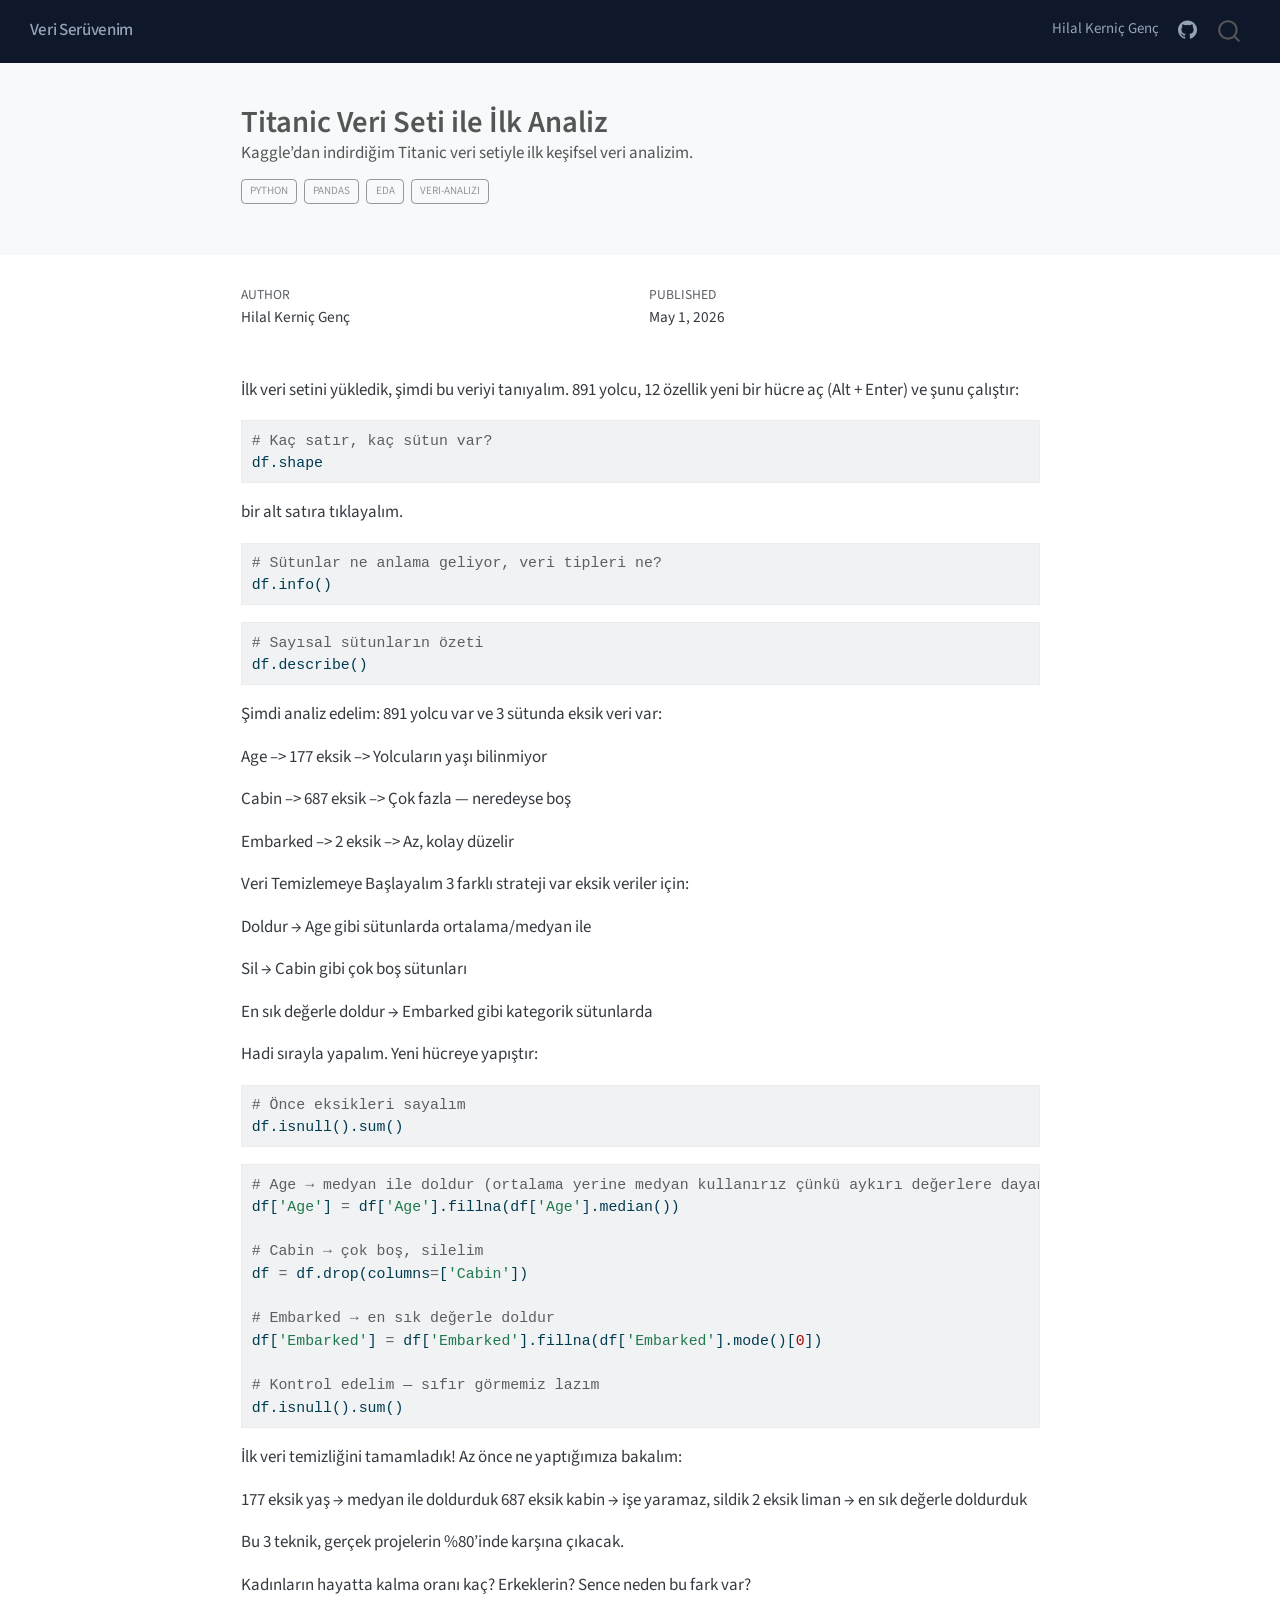
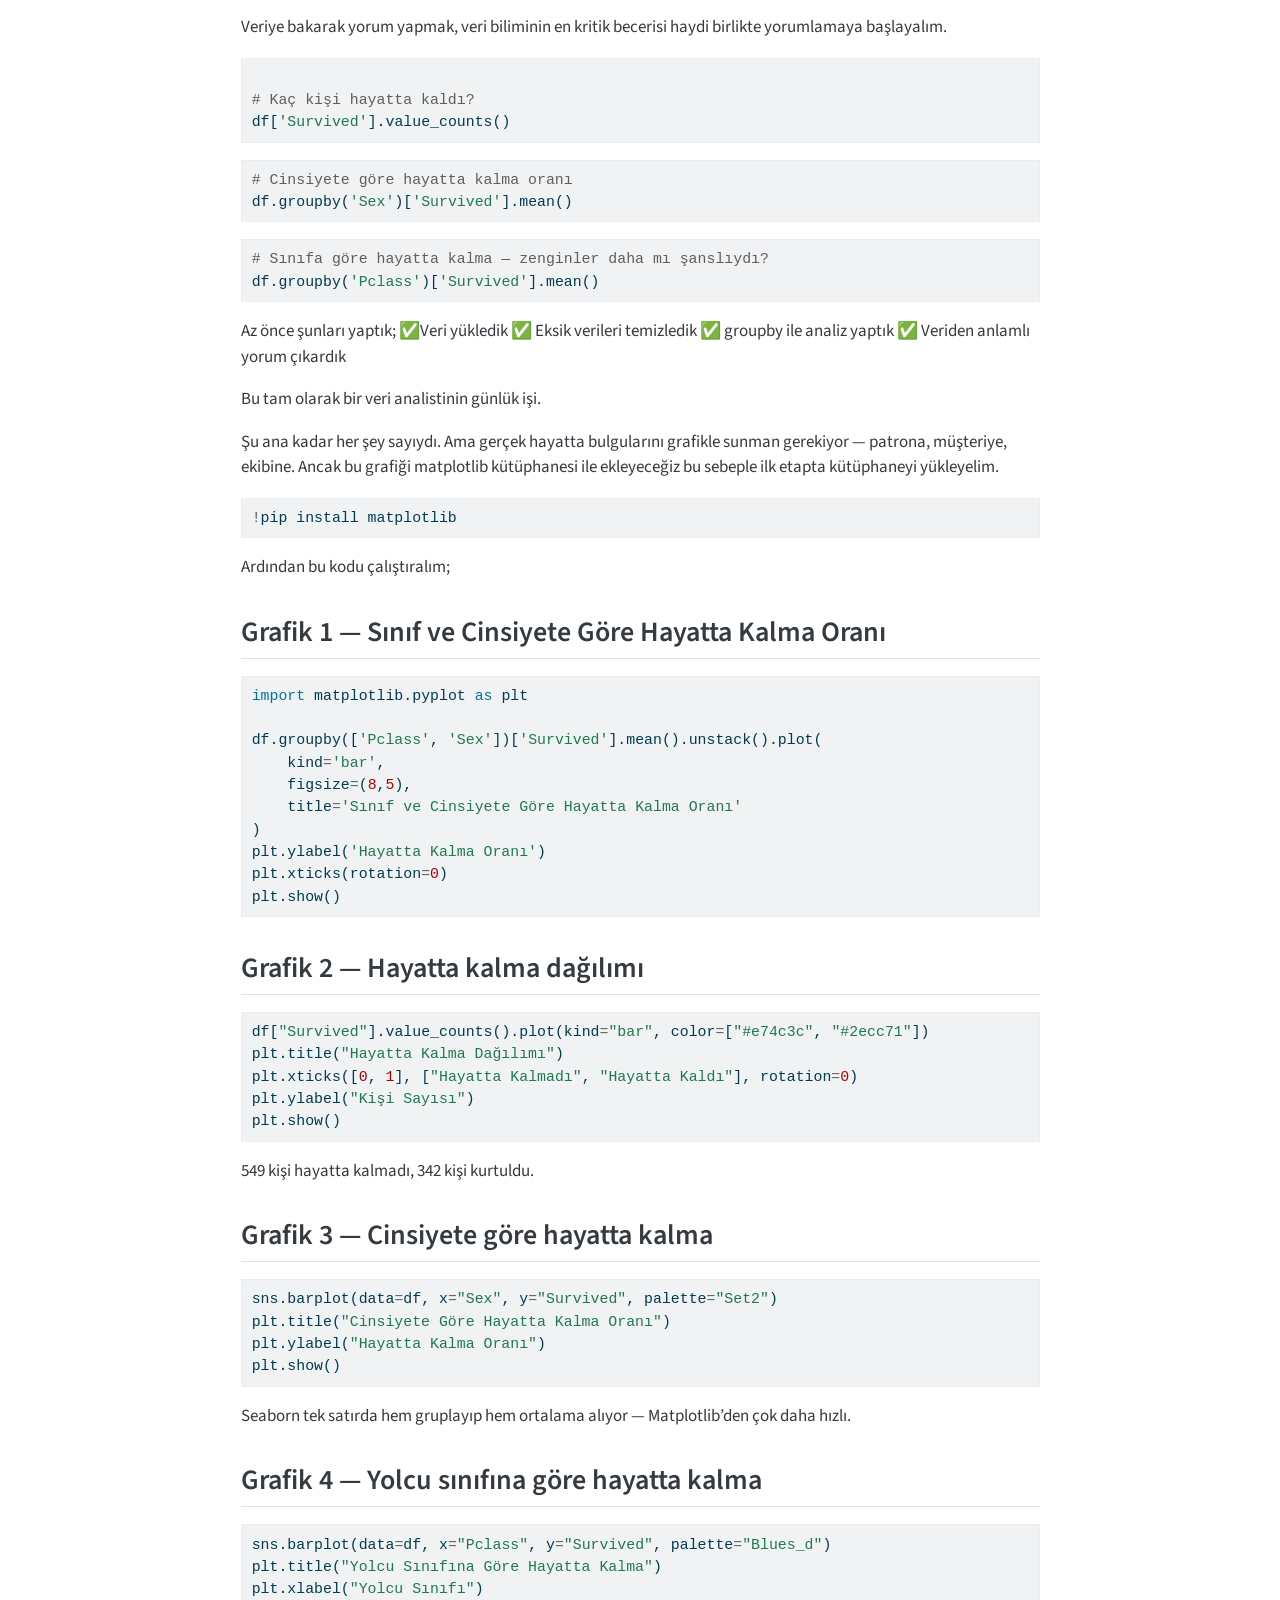
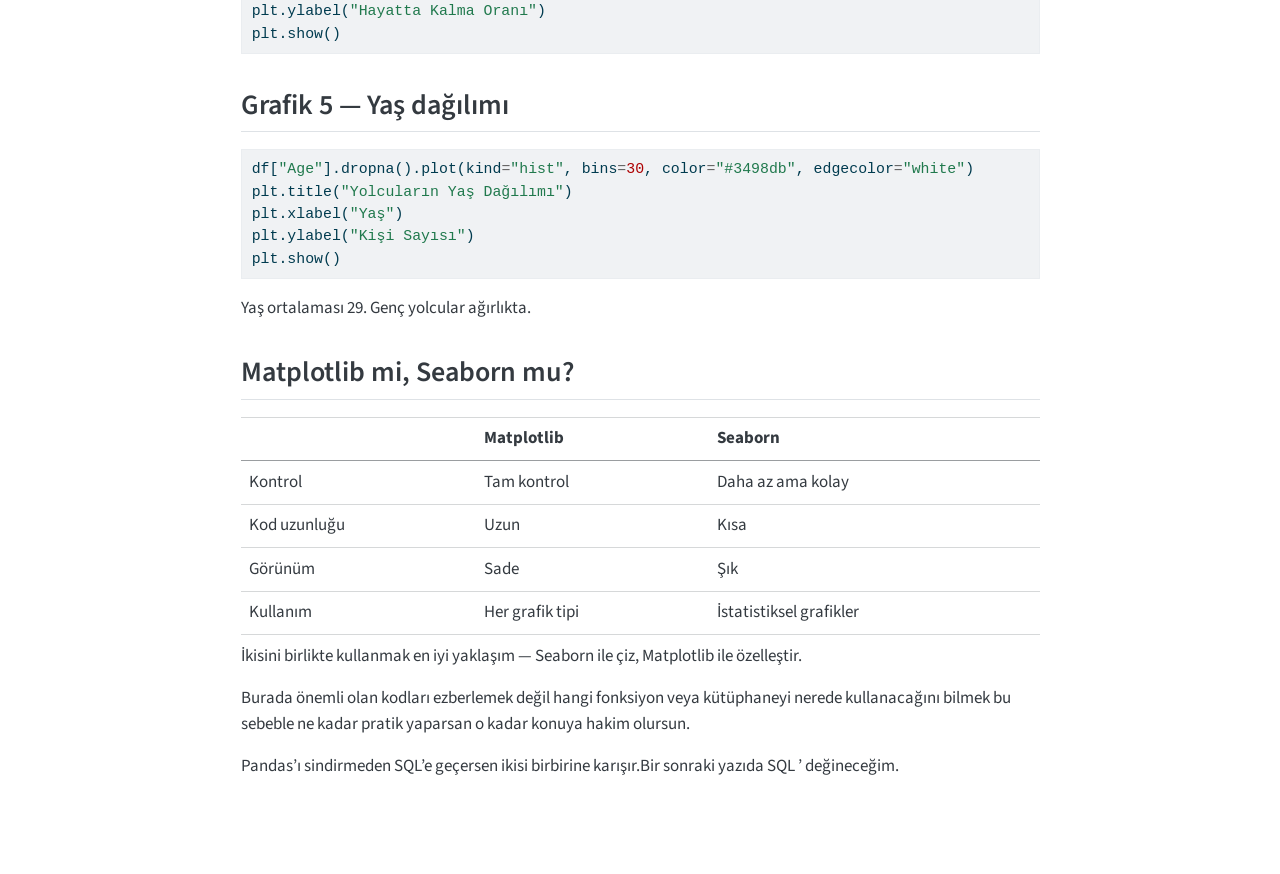
<file: posts/eda-analizi/index.html>
<!DOCTYPE html>
<html xmlns="http://www.w3.org/1999/xhtml" lang="en" xml:lang="en"><head>

<meta charset="utf-8">
<meta name="generator" content="quarto-1.9.37">

<meta name="viewport" content="width=device-width, initial-scale=1.0, user-scalable=yes">

<meta name="author" content="Hilal Kerniç Genç">
<meta name="dcterms.date" content="2026-05-01">
<meta name="description" content="Kaggle’dan indirdiğim Titanic veri setiyle ilk keşifsel veri analizim.">

<title>Titanic Veri Seti ile İlk Analiz – Veri Serüvenim</title>
<style>
/* Default styles provided by pandoc.
** See https://pandoc.org/MANUAL.html#variables-for-html for config info.
*/
code{white-space: pre-wrap;}
span.smallcaps{font-variant: small-caps;}
div.columns{display: flex; gap: min(4vw, 1.5em);}
div.column{flex: auto; overflow-x: auto;}
div.hanging-indent{margin-left: 1.5em; text-indent: -1.5em;}
ul.task-list{list-style: none;}
ul.task-list li input[type="checkbox"] {
  width: 0.8em;
  margin: 0 0.8em 0.2em -1em; /* quarto-specific, see https://github.com/quarto-dev/quarto-cli/issues/4556 */ 
  vertical-align: middle;
}
/* CSS for syntax highlighting */
html { -webkit-text-size-adjust: 100%; }
pre > code.sourceCode { white-space: pre; position: relative; }
pre > code.sourceCode > span { display: inline-block; line-height: 1.25; }
pre > code.sourceCode > span:empty { height: 1.2em; }
.sourceCode { overflow: visible; }
code.sourceCode > span { color: inherit; text-decoration: inherit; }
div.sourceCode { margin: 1em 0; }
pre.sourceCode { margin: 0; }
@media screen {
div.sourceCode { overflow: auto; }
}
@media print {
pre > code.sourceCode { white-space: pre-wrap; }
pre > code.sourceCode > span { text-indent: -5em; padding-left: 5em; }
}
pre.numberSource code
  { counter-reset: source-line 0; }
pre.numberSource code > span
  { position: relative; left: -4em; counter-increment: source-line; }
pre.numberSource code > span > a:first-child::before
  { content: counter(source-line);
    position: relative; left: -1em; text-align: right; vertical-align: baseline;
    border: none; display: inline-block;
    -webkit-touch-callout: none; -webkit-user-select: none;
    -khtml-user-select: none; -moz-user-select: none;
    -ms-user-select: none; user-select: none;
    padding: 0 4px; width: 4em;
  }
pre.numberSource { margin-left: 3em;  padding-left: 4px; }
div.sourceCode
  {   }
@media screen {
pre > code.sourceCode > span > a:first-child::before { text-decoration: underline; }
}
</style>


<script src="../../site_libs/quarto-nav/quarto-nav.js"></script>
<script src="../../site_libs/quarto-nav/headroom.min.js"></script>
<script src="../../site_libs/clipboard/clipboard.min.js"></script>
<script src="../../site_libs/quarto-search/autocomplete.umd.js"></script>
<script src="../../site_libs/quarto-search/fuse.min.js"></script>
<script src="../../site_libs/quarto-search/quarto-search.js"></script>
<meta name="quarto:offset" content="../../">
<script src="../../site_libs/quarto-html/quarto.js" type="module"></script>
<script src="../../site_libs/quarto-html/tabsets/tabsets.js" type="module"></script>
<script src="../../site_libs/quarto-html/popper.min.js"></script>
<script src="../../site_libs/quarto-html/tippy.umd.min.js"></script>
<script src="../../site_libs/quarto-html/anchor.min.js"></script>
<link href="../../site_libs/quarto-html/tippy.css" rel="stylesheet">
<link href="../../site_libs/quarto-html/quarto-syntax-highlighting-7f8f88aac4f3542376d5c11b86a4c14d.css" rel="stylesheet" id="quarto-text-highlighting-styles">
<script src="../../site_libs/bootstrap/bootstrap.min.js"></script>
<link href="../../site_libs/bootstrap/bootstrap-icons.css" rel="stylesheet">
<link href="../../site_libs/bootstrap/bootstrap-a0f9fd0d421825b736dc1bbcbcba2219.min.css" rel="stylesheet" append-hash="true" id="quarto-bootstrap" data-mode="light">
<script id="quarto-search-options" type="application/json">{
  "location": "navbar",
  "copy-button": false,
  "collapse-after": 3,
  "panel-placement": "end",
  "type": "overlay",
  "limit": 50,
  "keyboard-shortcut": [
    "f",
    "/",
    "s"
  ],
  "show-item-context": false,
  "language": {
    "search-no-results-text": "No results",
    "search-matching-documents-text": "matching documents",
    "search-copy-link-title": "Copy link to search",
    "search-hide-matches-text": "Hide additional matches",
    "search-more-match-text": "more match in this document",
    "search-more-matches-text": "more matches in this document",
    "search-clear-button-title": "Clear",
    "search-text-placeholder": "",
    "search-detached-cancel-button-title": "Cancel",
    "search-submit-button-title": "Submit",
    "search-label": "Search"
  }
}</script>


<link rel="stylesheet" href="../../styles.css">
</head>

<body class="nav-fixed fullcontent quarto-light">

<div id="quarto-search-results"></div>
  <header id="quarto-header" class="headroom fixed-top quarto-banner">
    <nav class="navbar navbar-expand-lg " data-bs-theme="dark">
      <div class="navbar-container container-fluid">
      <div class="navbar-brand-container mx-auto">
    <a class="navbar-brand" href="../../index.html">
    <span class="navbar-title">Veri Serüvenim</span>
    </a>
  </div>
            <div id="quarto-search" class="" title="Search"></div>
          <button class="navbar-toggler" type="button" data-bs-toggle="collapse" data-bs-target="#navbarCollapse" aria-controls="navbarCollapse" role="menu" aria-expanded="false" aria-label="Toggle navigation" onclick="if (window.quartoToggleHeadroom) { window.quartoToggleHeadroom(); }">
  <span class="navbar-toggler-icon"></span>
</button>
          <div class="collapse navbar-collapse" id="navbarCollapse">
            <ul class="navbar-nav navbar-nav-scroll ms-auto">
  <li class="nav-item">
    <a class="nav-link" href="../../about.html"> 
<span class="menu-text">Hilal Kerniç Genç</span></a>
  </li>  
  <li class="nav-item compact">
    <a class="nav-link" href="https://github.com/Hilalkernicgenc"> <i class="bi bi-github" role="img">
</i> 
<span class="menu-text"></span></a>
  </li>  
</ul>
          </div> <!-- /navcollapse -->
            <div class="quarto-navbar-tools">
</div>
      </div> <!-- /container-fluid -->
    </nav>
</header>
<!-- content -->
<header id="title-block-header" class="quarto-title-block default page-columns page-full">
  <div class="quarto-title-banner page-columns page-full">
    <div class="quarto-title column-body">
      <h1 class="title">Titanic Veri Seti ile İlk Analiz</h1>
                  <div>
        <div class="description">
          Kaggle’dan indirdiğim Titanic veri setiyle ilk keşifsel veri analizim.
        </div>
      </div>
                          <div class="quarto-categories">
                <div class="quarto-category">python</div>
                <div class="quarto-category">pandas</div>
                <div class="quarto-category">eda</div>
                <div class="quarto-category">veri-analizi</div>
              </div>
                  </div>
  </div>
    
  
  <div class="quarto-title-meta">

      <div>
      <div class="quarto-title-meta-heading">Author</div>
      <div class="quarto-title-meta-contents">
               <p>Hilal Kerniç Genç </p>
            </div>
    </div>
      
      <div>
      <div class="quarto-title-meta-heading">Published</div>
      <div class="quarto-title-meta-contents">
        <p class="date">May 1, 2026</p>
      </div>
    </div>
    
      
    </div>
    
  
  </header><div id="quarto-content" class="quarto-container page-columns page-rows-contents page-layout-article page-navbar">
<!-- sidebar -->
<!-- margin-sidebar -->
    
<!-- main -->
<main class="content quarto-banner-title-block" id="quarto-document-content">





<p>İlk veri setini yükledik, şimdi bu veriyi tanıyalım. 891 yolcu, 12 özellik yeni bir hücre aç (Alt + Enter) ve şunu çalıştır:</p>
<div class="code-copy-outer-scaffold"><div class="sourceCode" id="cb1"><pre class="sourceCode python code-with-copy"><code class="sourceCode python"><span id="cb1-1"><a href="#cb1-1" aria-hidden="true" tabindex="-1"></a><span class="co"># Kaç satır, kaç sütun var?</span></span>
<span id="cb1-2"><a href="#cb1-2" aria-hidden="true" tabindex="-1"></a>df.shape</span></code></pre></div><button title="Copy to Clipboard" class="code-copy-button"><i class="bi"></i></button></div>
<p>bir alt satıra tıklayalım.</p>
<div class="code-copy-outer-scaffold"><div class="sourceCode" id="cb2"><pre class="sourceCode python code-with-copy"><code class="sourceCode python"><span id="cb2-1"><a href="#cb2-1" aria-hidden="true" tabindex="-1"></a><span class="co"># Sütunlar ne anlama geliyor, veri tipleri ne?</span></span>
<span id="cb2-2"><a href="#cb2-2" aria-hidden="true" tabindex="-1"></a>df.info()</span></code></pre></div><button title="Copy to Clipboard" class="code-copy-button"><i class="bi"></i></button></div>
<div class="code-copy-outer-scaffold"><div class="sourceCode" id="cb3"><pre class="sourceCode python code-with-copy"><code class="sourceCode python"><span id="cb3-1"><a href="#cb3-1" aria-hidden="true" tabindex="-1"></a><span class="co"># Sayısal sütunların özeti</span></span>
<span id="cb3-2"><a href="#cb3-2" aria-hidden="true" tabindex="-1"></a>df.describe()</span></code></pre></div><button title="Copy to Clipboard" class="code-copy-button"><i class="bi"></i></button></div>
<p>Şimdi analiz edelim: 891 yolcu var ve 3 sütunda eksik veri var:</p>
<p>Age –&gt; 177 eksik –&gt; Yolcuların yaşı bilinmiyor</p>
<p>Cabin –&gt; 687 eksik –&gt; Çok fazla — neredeyse boş</p>
<p>Embarked –&gt; 2 eksik –&gt; Az, kolay düzelir</p>
<p>Veri Temizlemeye Başlayalım 3 farklı strateji var eksik veriler için:</p>
<p>Doldur → Age gibi sütunlarda ortalama/medyan ile</p>
<p>Sil → Cabin gibi çok boş sütunları</p>
<p>En sık değerle doldur → Embarked gibi kategorik sütunlarda</p>
<p>Hadi sırayla yapalım. Yeni hücreye yapıştır:</p>
<div class="code-copy-outer-scaffold"><div class="sourceCode" id="cb4"><pre class="sourceCode python code-with-copy"><code class="sourceCode python"><span id="cb4-1"><a href="#cb4-1" aria-hidden="true" tabindex="-1"></a><span class="co"># Önce eksikleri sayalım</span></span>
<span id="cb4-2"><a href="#cb4-2" aria-hidden="true" tabindex="-1"></a>df.isnull().<span class="bu">sum</span>()</span></code></pre></div><button title="Copy to Clipboard" class="code-copy-button"><i class="bi"></i></button></div>
<div class="code-copy-outer-scaffold"><div class="sourceCode" id="cb5"><pre class="sourceCode python code-with-copy"><code class="sourceCode python"><span id="cb5-1"><a href="#cb5-1" aria-hidden="true" tabindex="-1"></a><span class="co"># Age → medyan ile doldur (ortalama yerine medyan kullanırız çünkü aykırı değerlere dayanıklı)</span></span>
<span id="cb5-2"><a href="#cb5-2" aria-hidden="true" tabindex="-1"></a>df[<span class="st">'Age'</span>] <span class="op">=</span> df[<span class="st">'Age'</span>].fillna(df[<span class="st">'Age'</span>].median())</span>
<span id="cb5-3"><a href="#cb5-3" aria-hidden="true" tabindex="-1"></a></span>
<span id="cb5-4"><a href="#cb5-4" aria-hidden="true" tabindex="-1"></a><span class="co"># Cabin → çok boş, silelim</span></span>
<span id="cb5-5"><a href="#cb5-5" aria-hidden="true" tabindex="-1"></a>df <span class="op">=</span> df.drop(columns<span class="op">=</span>[<span class="st">'Cabin'</span>])</span>
<span id="cb5-6"><a href="#cb5-6" aria-hidden="true" tabindex="-1"></a></span>
<span id="cb5-7"><a href="#cb5-7" aria-hidden="true" tabindex="-1"></a><span class="co"># Embarked → en sık değerle doldur</span></span>
<span id="cb5-8"><a href="#cb5-8" aria-hidden="true" tabindex="-1"></a>df[<span class="st">'Embarked'</span>] <span class="op">=</span> df[<span class="st">'Embarked'</span>].fillna(df[<span class="st">'Embarked'</span>].mode()[<span class="dv">0</span>])</span>
<span id="cb5-9"><a href="#cb5-9" aria-hidden="true" tabindex="-1"></a></span>
<span id="cb5-10"><a href="#cb5-10" aria-hidden="true" tabindex="-1"></a><span class="co"># Kontrol edelim — sıfır görmemiz lazım</span></span>
<span id="cb5-11"><a href="#cb5-11" aria-hidden="true" tabindex="-1"></a>df.isnull().<span class="bu">sum</span>()</span></code></pre></div><button title="Copy to Clipboard" class="code-copy-button"><i class="bi"></i></button></div>
<p>İlk veri temizliğini tamamladık! Az önce ne yaptığımıza bakalım:</p>
<p>177 eksik yaş → medyan ile doldurduk 687 eksik kabin → işe yaramaz, sildik 2 eksik liman → en sık değerle doldurduk</p>
<p>Bu 3 teknik, gerçek projelerin %80’inde karşına çıkacak.</p>
<p>Kadınların hayatta kalma oranı kaç? Erkeklerin? Sence neden bu fark var?</p>
<p>Veriye bakarak yorum yapmak, veri biliminin en kritik becerisi haydi birlikte yorumlamaya başlayalım.</p>
<div class="code-copy-outer-scaffold"><div class="sourceCode" id="cb6"><pre class="sourceCode python code-with-copy"><code class="sourceCode python"><span id="cb6-1"><a href="#cb6-1" aria-hidden="true" tabindex="-1"></a></span>
<span id="cb6-2"><a href="#cb6-2" aria-hidden="true" tabindex="-1"></a><span class="co"># Kaç kişi hayatta kaldı?</span></span>
<span id="cb6-3"><a href="#cb6-3" aria-hidden="true" tabindex="-1"></a>df[<span class="st">'Survived'</span>].value_counts()</span></code></pre></div><button title="Copy to Clipboard" class="code-copy-button"><i class="bi"></i></button></div>
<div class="code-copy-outer-scaffold"><div class="sourceCode" id="cb7"><pre class="sourceCode python code-with-copy"><code class="sourceCode python"><span id="cb7-1"><a href="#cb7-1" aria-hidden="true" tabindex="-1"></a><span class="co"># Cinsiyete göre hayatta kalma oranı</span></span>
<span id="cb7-2"><a href="#cb7-2" aria-hidden="true" tabindex="-1"></a>df.groupby(<span class="st">'Sex'</span>)[<span class="st">'Survived'</span>].mean()</span></code></pre></div><button title="Copy to Clipboard" class="code-copy-button"><i class="bi"></i></button></div>
<div class="code-copy-outer-scaffold"><div class="sourceCode" id="cb8"><pre class="sourceCode python code-with-copy"><code class="sourceCode python"><span id="cb8-1"><a href="#cb8-1" aria-hidden="true" tabindex="-1"></a><span class="co"># Sınıfa göre hayatta kalma — zenginler daha mı şanslıydı?</span></span>
<span id="cb8-2"><a href="#cb8-2" aria-hidden="true" tabindex="-1"></a>df.groupby(<span class="st">'Pclass'</span>)[<span class="st">'Survived'</span>].mean()</span></code></pre></div><button title="Copy to Clipboard" class="code-copy-button"><i class="bi"></i></button></div>
<p>Az önce şunları yaptık; ✅Veri yükledik ✅ Eksik verileri temizledik ✅ groupby ile analiz yaptık ✅ Veriden anlamlı yorum çıkardık</p>
<p>Bu tam olarak bir veri analistinin günlük işi.</p>
<p>Şu ana kadar her şey sayıydı. Ama gerçek hayatta bulgularını grafikle sunman gerekiyor — patrona, müşteriye, ekibine. Ancak bu grafiği matplotlib kütüphanesi ile ekleyeceğiz bu sebeple ilk etapta kütüphaneyi yükleyelim.</p>
<div class="code-copy-outer-scaffold"><div class="sourceCode" id="cb9"><pre class="sourceCode python code-with-copy"><code class="sourceCode python"><span id="cb9-1"><a href="#cb9-1" aria-hidden="true" tabindex="-1"></a><span class="op">!</span>pip install matplotlib</span></code></pre></div><button title="Copy to Clipboard" class="code-copy-button"><i class="bi"></i></button></div>
<p>Ardından bu kodu çalıştıralım;</p>
<section id="grafik-1-sınıf-ve-cinsiyete-göre-hayatta-kalma-oranı" class="level2">
<h2 class="anchored" data-anchor-id="grafik-1-sınıf-ve-cinsiyete-göre-hayatta-kalma-oranı">Grafik 1 — Sınıf ve Cinsiyete Göre Hayatta Kalma Oranı</h2>
<div class="code-copy-outer-scaffold"><div class="sourceCode" id="cb10"><pre class="sourceCode python code-with-copy"><code class="sourceCode python"><span id="cb10-1"><a href="#cb10-1" aria-hidden="true" tabindex="-1"></a><span class="im">import</span> matplotlib.pyplot <span class="im">as</span> plt</span>
<span id="cb10-2"><a href="#cb10-2" aria-hidden="true" tabindex="-1"></a></span>
<span id="cb10-3"><a href="#cb10-3" aria-hidden="true" tabindex="-1"></a>df.groupby([<span class="st">'Pclass'</span>, <span class="st">'Sex'</span>])[<span class="st">'Survived'</span>].mean().unstack().plot(</span>
<span id="cb10-4"><a href="#cb10-4" aria-hidden="true" tabindex="-1"></a>    kind<span class="op">=</span><span class="st">'bar'</span>, </span>
<span id="cb10-5"><a href="#cb10-5" aria-hidden="true" tabindex="-1"></a>    figsize<span class="op">=</span>(<span class="dv">8</span>,<span class="dv">5</span>),</span>
<span id="cb10-6"><a href="#cb10-6" aria-hidden="true" tabindex="-1"></a>    title<span class="op">=</span><span class="st">'Sınıf ve Cinsiyete Göre Hayatta Kalma Oranı'</span></span>
<span id="cb10-7"><a href="#cb10-7" aria-hidden="true" tabindex="-1"></a>)</span>
<span id="cb10-8"><a href="#cb10-8" aria-hidden="true" tabindex="-1"></a>plt.ylabel(<span class="st">'Hayatta Kalma Oranı'</span>)</span>
<span id="cb10-9"><a href="#cb10-9" aria-hidden="true" tabindex="-1"></a>plt.xticks(rotation<span class="op">=</span><span class="dv">0</span>)</span>
<span id="cb10-10"><a href="#cb10-10" aria-hidden="true" tabindex="-1"></a>plt.show()</span></code></pre></div><button title="Copy to Clipboard" class="code-copy-button"><i class="bi"></i></button></div>
</section>
<section id="grafik-2-hayatta-kalma-dağılımı" class="level2">
<h2 class="anchored" data-anchor-id="grafik-2-hayatta-kalma-dağılımı">Grafik 2 — Hayatta kalma dağılımı</h2>
<div class="code-copy-outer-scaffold"><div class="sourceCode" id="cb11"><pre class="sourceCode python code-with-copy"><code class="sourceCode python"><span id="cb11-1"><a href="#cb11-1" aria-hidden="true" tabindex="-1"></a>df[<span class="st">"Survived"</span>].value_counts().plot(kind<span class="op">=</span><span class="st">"bar"</span>, color<span class="op">=</span>[<span class="st">"#e74c3c"</span>, <span class="st">"#2ecc71"</span>])</span>
<span id="cb11-2"><a href="#cb11-2" aria-hidden="true" tabindex="-1"></a>plt.title(<span class="st">"Hayatta Kalma Dağılımı"</span>)</span>
<span id="cb11-3"><a href="#cb11-3" aria-hidden="true" tabindex="-1"></a>plt.xticks([<span class="dv">0</span>, <span class="dv">1</span>], [<span class="st">"Hayatta Kalmadı"</span>, <span class="st">"Hayatta Kaldı"</span>], rotation<span class="op">=</span><span class="dv">0</span>)</span>
<span id="cb11-4"><a href="#cb11-4" aria-hidden="true" tabindex="-1"></a>plt.ylabel(<span class="st">"Kişi Sayısı"</span>)</span>
<span id="cb11-5"><a href="#cb11-5" aria-hidden="true" tabindex="-1"></a>plt.show()</span></code></pre></div><button title="Copy to Clipboard" class="code-copy-button"><i class="bi"></i></button></div>
<p>549 kişi hayatta kalmadı, 342 kişi kurtuldu.</p>
</section>
<section id="grafik-3-cinsiyete-göre-hayatta-kalma" class="level2">
<h2 class="anchored" data-anchor-id="grafik-3-cinsiyete-göre-hayatta-kalma">Grafik 3 — Cinsiyete göre hayatta kalma</h2>
<div class="code-copy-outer-scaffold"><div class="sourceCode" id="cb12"><pre class="sourceCode python code-with-copy"><code class="sourceCode python"><span id="cb12-1"><a href="#cb12-1" aria-hidden="true" tabindex="-1"></a>sns.barplot(data<span class="op">=</span>df, x<span class="op">=</span><span class="st">"Sex"</span>, y<span class="op">=</span><span class="st">"Survived"</span>, palette<span class="op">=</span><span class="st">"Set2"</span>)</span>
<span id="cb12-2"><a href="#cb12-2" aria-hidden="true" tabindex="-1"></a>plt.title(<span class="st">"Cinsiyete Göre Hayatta Kalma Oranı"</span>)</span>
<span id="cb12-3"><a href="#cb12-3" aria-hidden="true" tabindex="-1"></a>plt.ylabel(<span class="st">"Hayatta Kalma Oranı"</span>)</span>
<span id="cb12-4"><a href="#cb12-4" aria-hidden="true" tabindex="-1"></a>plt.show()</span></code></pre></div><button title="Copy to Clipboard" class="code-copy-button"><i class="bi"></i></button></div>
<p>Seaborn tek satırda hem gruplayıp hem ortalama alıyor — Matplotlib’den çok daha hızlı.</p>
</section>
<section id="grafik-4-yolcu-sınıfına-göre-hayatta-kalma" class="level2">
<h2 class="anchored" data-anchor-id="grafik-4-yolcu-sınıfına-göre-hayatta-kalma">Grafik 4 — Yolcu sınıfına göre hayatta kalma</h2>
<div class="code-copy-outer-scaffold"><div class="sourceCode" id="cb13"><pre class="sourceCode python code-with-copy"><code class="sourceCode python"><span id="cb13-1"><a href="#cb13-1" aria-hidden="true" tabindex="-1"></a>sns.barplot(data<span class="op">=</span>df, x<span class="op">=</span><span class="st">"Pclass"</span>, y<span class="op">=</span><span class="st">"Survived"</span>, palette<span class="op">=</span><span class="st">"Blues_d"</span>)</span>
<span id="cb13-2"><a href="#cb13-2" aria-hidden="true" tabindex="-1"></a>plt.title(<span class="st">"Yolcu Sınıfına Göre Hayatta Kalma"</span>)</span>
<span id="cb13-3"><a href="#cb13-3" aria-hidden="true" tabindex="-1"></a>plt.xlabel(<span class="st">"Yolcu Sınıfı"</span>)</span>
<span id="cb13-4"><a href="#cb13-4" aria-hidden="true" tabindex="-1"></a>plt.ylabel(<span class="st">"Hayatta Kalma Oranı"</span>)</span>
<span id="cb13-5"><a href="#cb13-5" aria-hidden="true" tabindex="-1"></a>plt.show()</span></code></pre></div><button title="Copy to Clipboard" class="code-copy-button"><i class="bi"></i></button></div>
</section>
<section id="grafik-5-yaş-dağılımı" class="level2">
<h2 class="anchored" data-anchor-id="grafik-5-yaş-dağılımı">Grafik 5 — Yaş dağılımı</h2>
<div class="code-copy-outer-scaffold"><div class="sourceCode" id="cb14"><pre class="sourceCode python code-with-copy"><code class="sourceCode python"><span id="cb14-1"><a href="#cb14-1" aria-hidden="true" tabindex="-1"></a>df[<span class="st">"Age"</span>].dropna().plot(kind<span class="op">=</span><span class="st">"hist"</span>, bins<span class="op">=</span><span class="dv">30</span>, color<span class="op">=</span><span class="st">"#3498db"</span>, edgecolor<span class="op">=</span><span class="st">"white"</span>)</span>
<span id="cb14-2"><a href="#cb14-2" aria-hidden="true" tabindex="-1"></a>plt.title(<span class="st">"Yolcuların Yaş Dağılımı"</span>)</span>
<span id="cb14-3"><a href="#cb14-3" aria-hidden="true" tabindex="-1"></a>plt.xlabel(<span class="st">"Yaş"</span>)</span>
<span id="cb14-4"><a href="#cb14-4" aria-hidden="true" tabindex="-1"></a>plt.ylabel(<span class="st">"Kişi Sayısı"</span>)</span>
<span id="cb14-5"><a href="#cb14-5" aria-hidden="true" tabindex="-1"></a>plt.show()</span></code></pre></div><button title="Copy to Clipboard" class="code-copy-button"><i class="bi"></i></button></div>
<p>Yaş ortalaması 29. Genç yolcular ağırlıkta.</p>
</section>
<section id="matplotlib-mi-seaborn-mu" class="level2">
<h2 class="anchored" data-anchor-id="matplotlib-mi-seaborn-mu">Matplotlib mi, Seaborn mu?</h2>
<table class="caption-top table">
<thead>
<tr class="header">
<th></th>
<th>Matplotlib</th>
<th>Seaborn</th>
</tr>
</thead>
<tbody>
<tr class="odd">
<td>Kontrol</td>
<td>Tam kontrol</td>
<td>Daha az ama kolay</td>
</tr>
<tr class="even">
<td>Kod uzunluğu</td>
<td>Uzun</td>
<td>Kısa</td>
</tr>
<tr class="odd">
<td>Görünüm</td>
<td>Sade</td>
<td>Şık</td>
</tr>
<tr class="even">
<td>Kullanım</td>
<td>Her grafik tipi</td>
<td>İstatistiksel grafikler</td>
</tr>
</tbody>
</table>
<p>İkisini birlikte kullanmak en iyi yaklaşım — Seaborn ile çiz, Matplotlib ile özelleştir.</p>
<p>Burada önemli olan kodları ezberlemek değil hangi fonksiyon veya kütüphaneyi nerede kullanacağını bilmek bu sebeble ne kadar pratik yaparsan o kadar konuya hakim olursun.</p>
<p>Pandas’ı sindirmeden SQL’e geçersen ikisi birbirine karışır.Bir sonraki yazıda SQL ’ değineceğim.</p>


</section>

</main> <!-- /main -->
<script id="quarto-html-after-body" type="application/javascript">
  window.document.addEventListener("DOMContentLoaded", function (event) {
    const icon = "";
    const anchorJS = new window.AnchorJS();
    anchorJS.options = {
      placement: 'right',
      icon: icon
    };
    anchorJS.add('.anchored');
    const isCodeAnnotation = (el) => {
      for (const clz of el.classList) {
        if (clz.startsWith('code-annotation-')) {                     
          return true;
        }
      }
      return false;
    }
    const onCopySuccess = function(e) {
      // button target
      const button = e.trigger;
      // don't keep focus
      button.blur();
      // flash "checked"
      button.classList.add('code-copy-button-checked');
      var currentTitle = button.getAttribute("title");
      button.setAttribute("title", "Copied!");
      let tooltip;
      if (window.bootstrap) {
        button.setAttribute("data-bs-toggle", "tooltip");
        button.setAttribute("data-bs-placement", "left");
        button.setAttribute("data-bs-title", "Copied!");
        tooltip = new bootstrap.Tooltip(button, 
          { trigger: "manual", 
            customClass: "code-copy-button-tooltip",
            offset: [0, -8]});
        tooltip.show();    
      }
      setTimeout(function() {
        if (tooltip) {
          tooltip.hide();
          button.removeAttribute("data-bs-title");
          button.removeAttribute("data-bs-toggle");
          button.removeAttribute("data-bs-placement");
        }
        button.setAttribute("title", currentTitle);
        button.classList.remove('code-copy-button-checked');
      }, 1000);
      // clear code selection
      e.clearSelection();
    }
    const getTextToCopy = function(trigger) {
      const outerScaffold = trigger.parentElement.cloneNode(true);
      const codeEl = outerScaffold.querySelector('code');
      for (const childEl of codeEl.children) {
        if (isCodeAnnotation(childEl)) {
          childEl.remove();
        }
      }
      return codeEl.innerText;
    }
    const clipboard = new window.ClipboardJS('.code-copy-button:not([data-in-quarto-modal])', {
      text: getTextToCopy
    });
    clipboard.on('success', onCopySuccess);
    if (window.document.getElementById('quarto-embedded-source-code-modal')) {
      const clipboardModal = new window.ClipboardJS('.code-copy-button[data-in-quarto-modal]', {
        text: getTextToCopy,
        container: window.document.getElementById('quarto-embedded-source-code-modal')
      });
      clipboardModal.on('success', onCopySuccess);
    }
      var localhostRegex = new RegExp(/^(?:http|https):\/\/localhost\:?[0-9]*\//);
      var mailtoRegex = new RegExp(/^mailto:/);
        var filterRegex = new RegExp("https:\/\/Hilalkernicgenc\.github\.io");
      var isInternal = (href) => {
          return filterRegex.test(href) || localhostRegex.test(href) || mailtoRegex.test(href);
      }
      // Inspect non-navigation links and adorn them if external
     var links = window.document.querySelectorAll('a[href]:not(.nav-link):not(.navbar-brand):not(.toc-action):not(.sidebar-link):not(.sidebar-item-toggle):not(.pagination-link):not(.no-external):not([aria-hidden]):not(.dropdown-item):not(.quarto-navigation-tool):not(.about-link)');
      for (var i=0; i<links.length; i++) {
        const link = links[i];
        if (!isInternal(link.href)) {
          // undo the damage that might have been done by quarto-nav.js in the case of
          // links that we want to consider external
          if (link.dataset.originalHref !== undefined) {
            link.href = link.dataset.originalHref;
          }
        }
      }
    function tippyHover(el, contentFn, onTriggerFn, onUntriggerFn) {
      const config = {
        allowHTML: true,
        maxWidth: 500,
        delay: 100,
        arrow: false,
        appendTo: function(el) {
            return el.parentElement;
        },
        interactive: true,
        interactiveBorder: 10,
        theme: 'quarto',
        placement: 'bottom-start',
      };
      if (contentFn) {
        config.content = contentFn;
      }
      if (onTriggerFn) {
        config.onTrigger = onTriggerFn;
      }
      if (onUntriggerFn) {
        config.onUntrigger = onUntriggerFn;
      }
      window.tippy(el, config); 
    }
    const noterefs = window.document.querySelectorAll('a[role="doc-noteref"]');
    for (var i=0; i<noterefs.length; i++) {
      const ref = noterefs[i];
      tippyHover(ref, function() {
        // use id or data attribute instead here
        let href = ref.getAttribute('data-footnote-href') || ref.getAttribute('href');
        try { href = new URL(href).hash; } catch {}
        const id = href.replace(/^#\/?/, "");
        const note = window.document.getElementById(id);
        if (note) {
          return note.innerHTML;
        } else {
          return "";
        }
      });
    }
    const xrefs = window.document.querySelectorAll('a.quarto-xref');
    const processXRef = (id, note) => {
      // Strip column container classes
      const stripColumnClz = (el) => {
        el.classList.remove("page-full", "page-columns");
        if (el.children) {
          for (const child of el.children) {
            stripColumnClz(child);
          }
        }
      }
      stripColumnClz(note)
      if (id === null || id.startsWith('sec-')) {
        // Special case sections, only their first couple elements
        const container = document.createElement("div");
        if (note.children && note.children.length > 2) {
          container.appendChild(note.children[0].cloneNode(true));
          for (let i = 1; i < note.children.length; i++) {
            const child = note.children[i];
            if (child.tagName === "P" && child.innerText === "") {
              continue;
            } else {
              container.appendChild(child.cloneNode(true));
              break;
            }
          }
          if (window.Quarto?.typesetMath) {
            window.Quarto.typesetMath(container);
          }
          return container.innerHTML
        } else {
          if (window.Quarto?.typesetMath) {
            window.Quarto.typesetMath(note);
          }
          return note.innerHTML;
        }
      } else {
        // Remove any anchor links if they are present
        const anchorLink = note.querySelector('a.anchorjs-link');
        if (anchorLink) {
          anchorLink.remove();
        }
        if (window.Quarto?.typesetMath) {
          window.Quarto.typesetMath(note);
        }
        if (note.classList.contains("callout")) {
          return note.outerHTML;
        } else {
          return note.innerHTML;
        }
      }
    }
    for (var i=0; i<xrefs.length; i++) {
      const xref = xrefs[i];
      tippyHover(xref, undefined, function(instance) {
        instance.disable();
        let url = xref.getAttribute('href');
        let hash = undefined; 
        if (url.startsWith('#')) {
          hash = url;
        } else {
          try { hash = new URL(url).hash; } catch {}
        }
        if (hash) {
          const id = hash.replace(/^#\/?/, "");
          const note = window.document.getElementById(id);
          if (note !== null) {
            try {
              const html = processXRef(id, note.cloneNode(true));
              instance.setContent(html);
            } finally {
              instance.enable();
              instance.show();
            }
          } else {
            // See if we can fetch this
            fetch(url.split('#')[0])
            .then(res => res.text())
            .then(html => {
              const parser = new DOMParser();
              const htmlDoc = parser.parseFromString(html, "text/html");
              const note = htmlDoc.getElementById(id);
              if (note !== null) {
                const html = processXRef(id, note);
                instance.setContent(html);
              } 
            }).finally(() => {
              instance.enable();
              instance.show();
            });
          }
        } else {
          // See if we can fetch a full url (with no hash to target)
          // This is a special case and we should probably do some content thinning / targeting
          fetch(url)
          .then(res => res.text())
          .then(html => {
            const parser = new DOMParser();
            const htmlDoc = parser.parseFromString(html, "text/html");
            const note = htmlDoc.querySelector('main.content');
            if (note !== null) {
              // This should only happen for chapter cross references
              // (since there is no id in the URL)
              // remove the first header
              if (note.children.length > 0 && note.children[0].tagName === "HEADER") {
                note.children[0].remove();
              }
              const html = processXRef(null, note);
              instance.setContent(html);
            } 
          }).finally(() => {
            instance.enable();
            instance.show();
          });
        }
      }, function(instance) {
      });
    }
        let selectedAnnoteEl;
        const selectorForAnnotation = ( cell, annotation) => {
          let cellAttr = 'data-code-cell="' + cell + '"';
          let lineAttr = 'data-code-annotation="' +  annotation + '"';
          const selector = 'span[' + cellAttr + '][' + lineAttr + ']';
          return selector;
        }
        const selectCodeLines = (annoteEl) => {
          const doc = window.document;
          const targetCell = annoteEl.getAttribute("data-target-cell");
          const targetAnnotation = annoteEl.getAttribute("data-target-annotation");
          const annoteSpan = window.document.querySelector(selectorForAnnotation(targetCell, targetAnnotation));
          const lines = annoteSpan.getAttribute("data-code-lines").split(",");
          const lineIds = lines.map((line) => {
            return targetCell + "-" + line;
          })
          let top = null;
          let height = null;
          let parent = null;
          if (lineIds.length > 0) {
              //compute the position of the single el (top and bottom and make a div)
              const el = window.document.getElementById(lineIds[0]);
              top = el.offsetTop;
              height = el.offsetHeight;
              parent = el.parentElement.parentElement;
            if (lineIds.length > 1) {
              const lastEl = window.document.getElementById(lineIds[lineIds.length - 1]);
              const bottom = lastEl.offsetTop + lastEl.offsetHeight;
              height = bottom - top;
            }
            if (top !== null && height !== null && parent !== null) {
              // cook up a div (if necessary) and position it 
              let div = window.document.getElementById("code-annotation-line-highlight");
              if (div === null) {
                div = window.document.createElement("div");
                div.setAttribute("id", "code-annotation-line-highlight");
                div.style.position = 'absolute';
                parent.appendChild(div);
              }
              div.style.top = top - 2 + "px";
              div.style.height = height + 4 + "px";
              div.style.left = 0;
              let gutterDiv = window.document.getElementById("code-annotation-line-highlight-gutter");
              if (gutterDiv === null) {
                gutterDiv = window.document.createElement("div");
                gutterDiv.setAttribute("id", "code-annotation-line-highlight-gutter");
                gutterDiv.style.position = 'absolute';
                const codeCell = window.document.getElementById(targetCell);
                const gutter = codeCell.querySelector('.code-annotation-gutter');
                gutter.appendChild(gutterDiv);
              }
              gutterDiv.style.top = top - 2 + "px";
              gutterDiv.style.height = height + 4 + "px";
            }
            selectedAnnoteEl = annoteEl;
          }
        };
        const unselectCodeLines = () => {
          const elementsIds = ["code-annotation-line-highlight", "code-annotation-line-highlight-gutter"];
          elementsIds.forEach((elId) => {
            const div = window.document.getElementById(elId);
            if (div) {
              div.remove();
            }
          });
          selectedAnnoteEl = undefined;
        };
          // Handle positioning of the toggle
      window.addEventListener(
        "resize",
        throttle(() => {
          elRect = undefined;
          if (selectedAnnoteEl) {
            selectCodeLines(selectedAnnoteEl);
          }
        }, 10)
      );
      function throttle(fn, ms) {
      let throttle = false;
      let timer;
        return (...args) => {
          if(!throttle) { // first call gets through
              fn.apply(this, args);
              throttle = true;
          } else { // all the others get throttled
              if(timer) clearTimeout(timer); // cancel #2
              timer = setTimeout(() => {
                fn.apply(this, args);
                timer = throttle = false;
              }, ms);
          }
        };
      }
        // Attach click handler to the DT
        const annoteDls = window.document.querySelectorAll('dt[data-target-cell]');
        for (const annoteDlNode of annoteDls) {
          annoteDlNode.addEventListener('click', (event) => {
            const clickedEl = event.target;
            if (clickedEl !== selectedAnnoteEl) {
              unselectCodeLines();
              const activeEl = window.document.querySelector('dt[data-target-cell].code-annotation-active');
              if (activeEl) {
                activeEl.classList.remove('code-annotation-active');
              }
              selectCodeLines(clickedEl);
              clickedEl.classList.add('code-annotation-active');
            } else {
              // Unselect the line
              unselectCodeLines();
              clickedEl.classList.remove('code-annotation-active');
            }
          });
        }
    const findCites = (el) => {
      const parentEl = el.parentElement;
      if (parentEl) {
        const cites = parentEl.dataset.cites;
        if (cites) {
          return {
            el,
            cites: cites.split(' ')
          };
        } else {
          return findCites(el.parentElement)
        }
      } else {
        return undefined;
      }
    };
    var bibliorefs = window.document.querySelectorAll('a[role="doc-biblioref"]');
    for (var i=0; i<bibliorefs.length; i++) {
      const ref = bibliorefs[i];
      const citeInfo = findCites(ref);
      if (citeInfo) {
        tippyHover(citeInfo.el, function() {
          var popup = window.document.createElement('div');
          citeInfo.cites.forEach(function(cite) {
            var citeDiv = window.document.createElement('div');
            citeDiv.classList.add('hanging-indent');
            citeDiv.classList.add('csl-entry');
            var biblioDiv = window.document.getElementById('ref-' + cite);
            if (biblioDiv) {
              citeDiv.innerHTML = biblioDiv.innerHTML;
            }
            popup.appendChild(citeDiv);
          });
          return popup.innerHTML;
        });
      }
    }
  });
  </script>
</div> <!-- /content -->




</body></html>
</file>
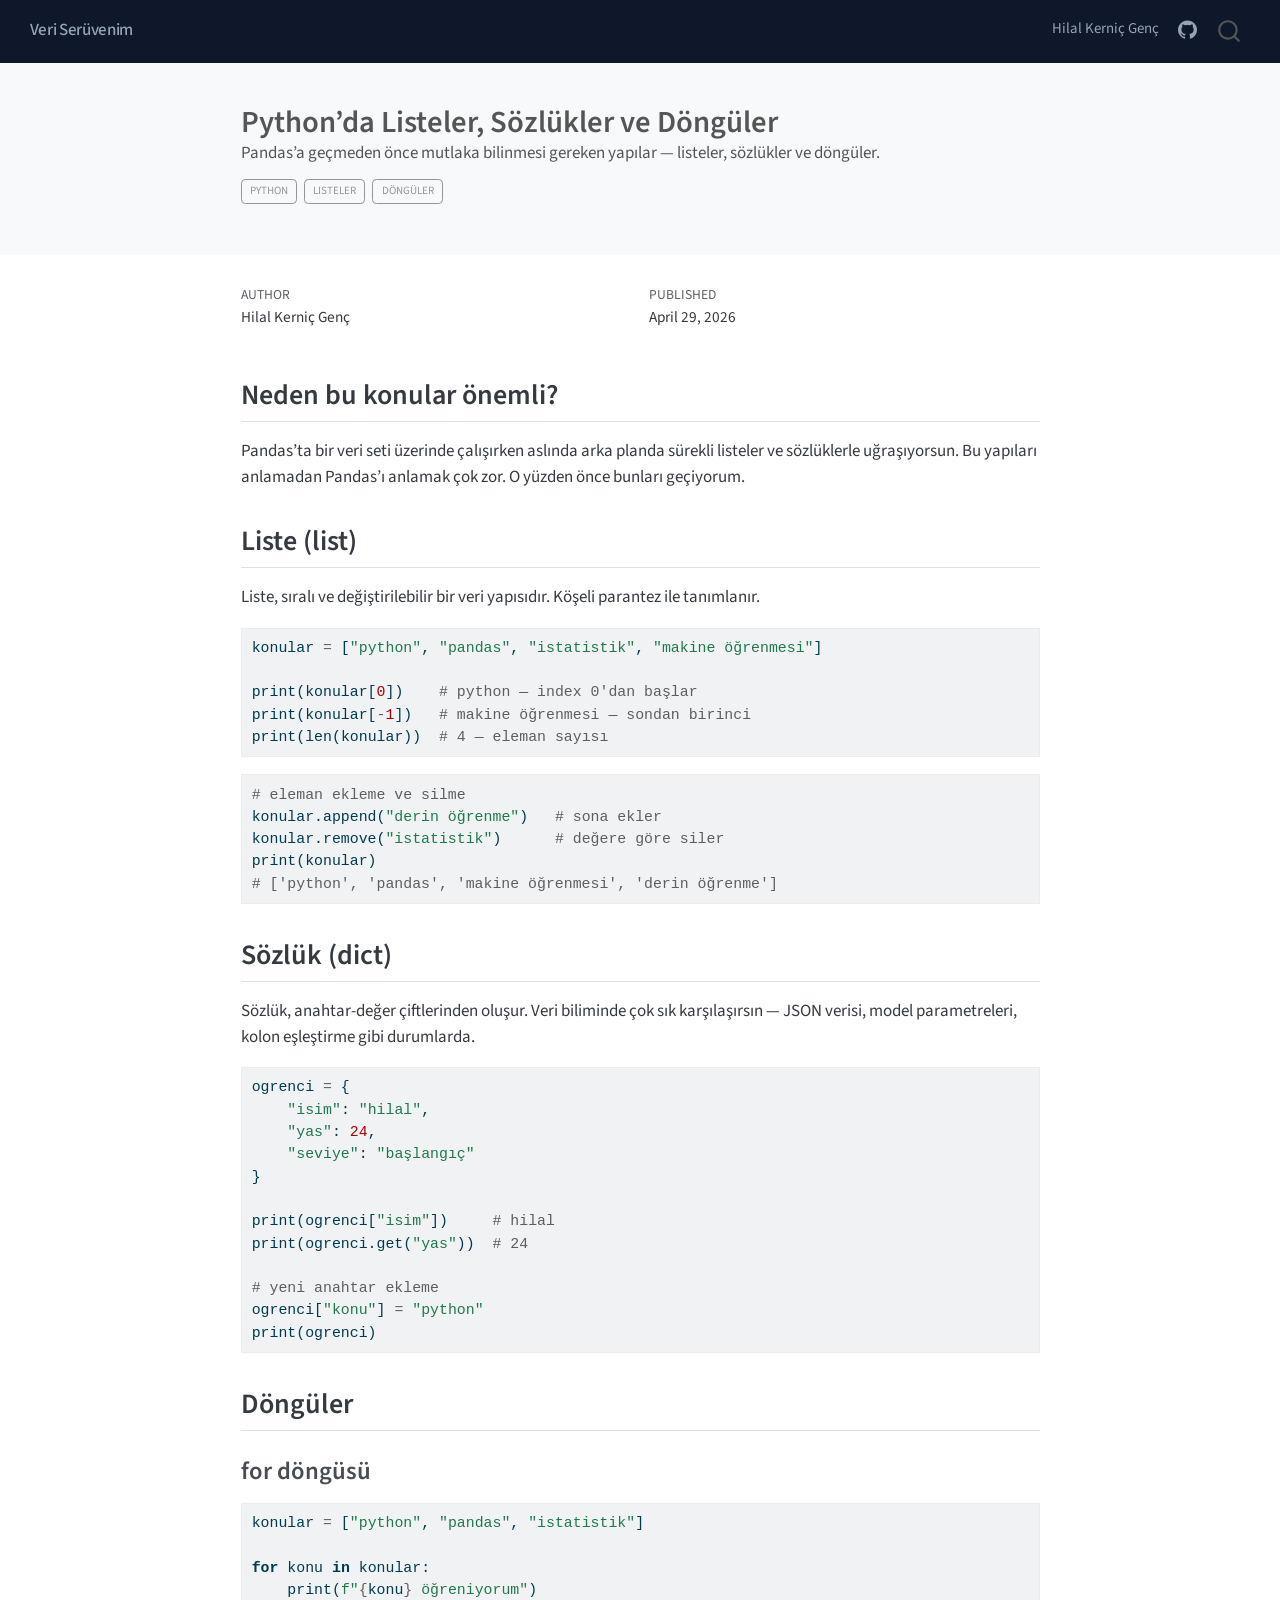
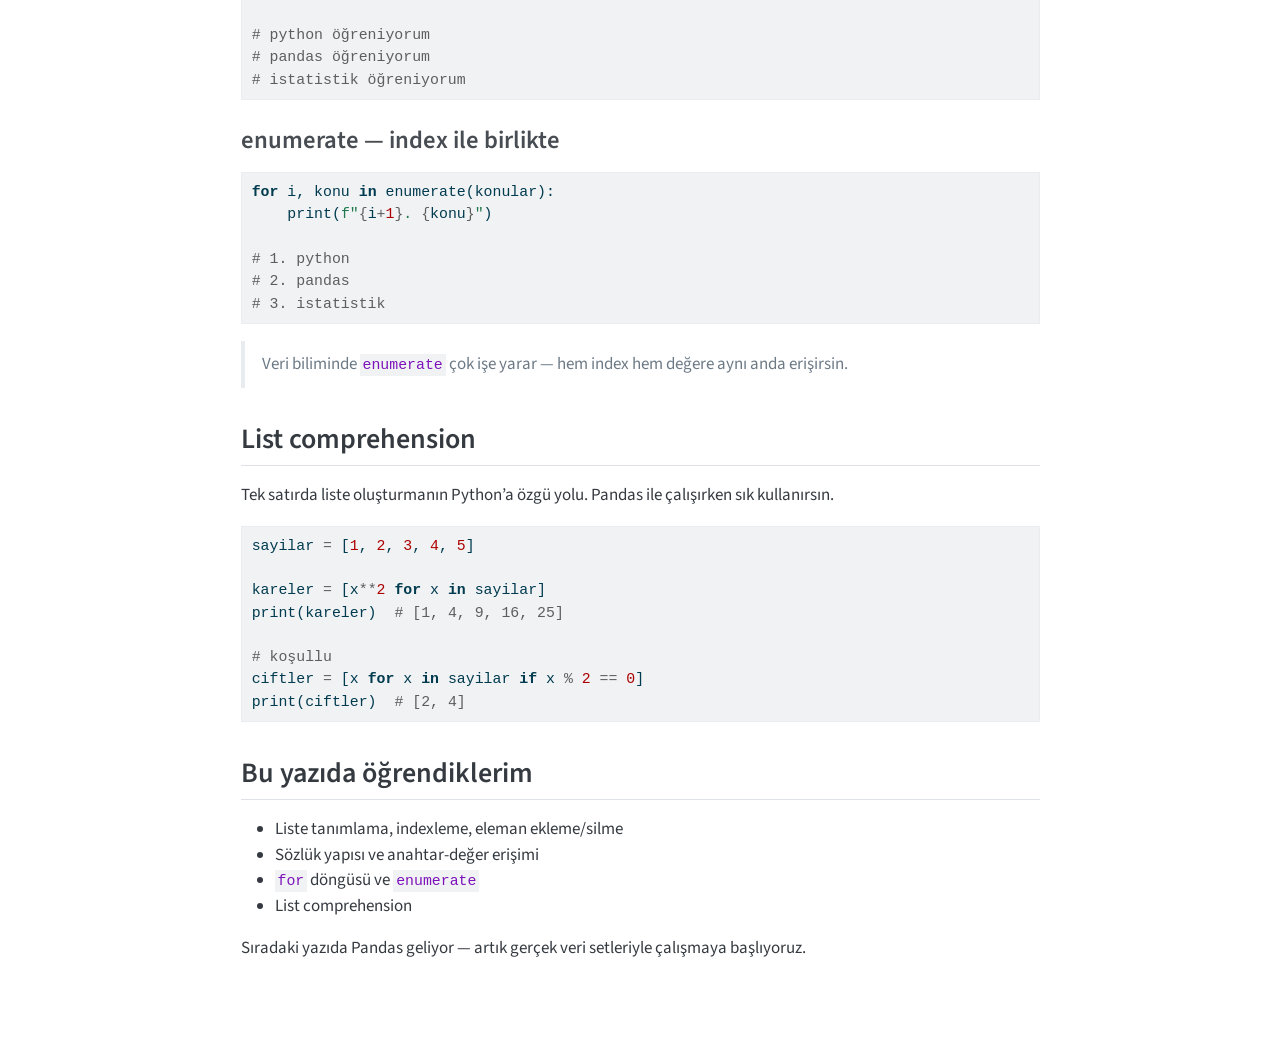
<file: posts/listeler-ve-donguler/index.html>
<!DOCTYPE html>
<html xmlns="http://www.w3.org/1999/xhtml" lang="en" xml:lang="en"><head>

<meta charset="utf-8">
<meta name="generator" content="quarto-1.9.37">

<meta name="viewport" content="width=device-width, initial-scale=1.0, user-scalable=yes">

<meta name="author" content="Hilal Kerniç Genç">
<meta name="dcterms.date" content="2026-04-29">
<meta name="description" content="Pandas’a geçmeden önce mutlaka bilinmesi gereken yapılar — listeler, sözlükler ve döngüler.">

<title>Python’da Listeler, Sözlükler ve Döngüler – Veri Serüvenim</title>
<style>
/* Default styles provided by pandoc.
** See https://pandoc.org/MANUAL.html#variables-for-html for config info.
*/
code{white-space: pre-wrap;}
span.smallcaps{font-variant: small-caps;}
div.columns{display: flex; gap: min(4vw, 1.5em);}
div.column{flex: auto; overflow-x: auto;}
div.hanging-indent{margin-left: 1.5em; text-indent: -1.5em;}
ul.task-list{list-style: none;}
ul.task-list li input[type="checkbox"] {
  width: 0.8em;
  margin: 0 0.8em 0.2em -1em; /* quarto-specific, see https://github.com/quarto-dev/quarto-cli/issues/4556 */ 
  vertical-align: middle;
}
/* CSS for syntax highlighting */
html { -webkit-text-size-adjust: 100%; }
pre > code.sourceCode { white-space: pre; position: relative; }
pre > code.sourceCode > span { display: inline-block; line-height: 1.25; }
pre > code.sourceCode > span:empty { height: 1.2em; }
.sourceCode { overflow: visible; }
code.sourceCode > span { color: inherit; text-decoration: inherit; }
div.sourceCode { margin: 1em 0; }
pre.sourceCode { margin: 0; }
@media screen {
div.sourceCode { overflow: auto; }
}
@media print {
pre > code.sourceCode { white-space: pre-wrap; }
pre > code.sourceCode > span { text-indent: -5em; padding-left: 5em; }
}
pre.numberSource code
  { counter-reset: source-line 0; }
pre.numberSource code > span
  { position: relative; left: -4em; counter-increment: source-line; }
pre.numberSource code > span > a:first-child::before
  { content: counter(source-line);
    position: relative; left: -1em; text-align: right; vertical-align: baseline;
    border: none; display: inline-block;
    -webkit-touch-callout: none; -webkit-user-select: none;
    -khtml-user-select: none; -moz-user-select: none;
    -ms-user-select: none; user-select: none;
    padding: 0 4px; width: 4em;
  }
pre.numberSource { margin-left: 3em;  padding-left: 4px; }
div.sourceCode
  {   }
@media screen {
pre > code.sourceCode > span > a:first-child::before { text-decoration: underline; }
}
</style>


<script src="../../site_libs/quarto-nav/quarto-nav.js"></script>
<script src="../../site_libs/quarto-nav/headroom.min.js"></script>
<script src="../../site_libs/clipboard/clipboard.min.js"></script>
<script src="../../site_libs/quarto-search/autocomplete.umd.js"></script>
<script src="../../site_libs/quarto-search/fuse.min.js"></script>
<script src="../../site_libs/quarto-search/quarto-search.js"></script>
<meta name="quarto:offset" content="../../">
<script src="../../site_libs/quarto-html/quarto.js" type="module"></script>
<script src="../../site_libs/quarto-html/tabsets/tabsets.js" type="module"></script>
<script src="../../site_libs/quarto-html/popper.min.js"></script>
<script src="../../site_libs/quarto-html/tippy.umd.min.js"></script>
<script src="../../site_libs/quarto-html/anchor.min.js"></script>
<link href="../../site_libs/quarto-html/tippy.css" rel="stylesheet">
<link href="../../site_libs/quarto-html/quarto-syntax-highlighting-7f8f88aac4f3542376d5c11b86a4c14d.css" rel="stylesheet" id="quarto-text-highlighting-styles">
<script src="../../site_libs/bootstrap/bootstrap.min.js"></script>
<link href="../../site_libs/bootstrap/bootstrap-icons.css" rel="stylesheet">
<link href="../../site_libs/bootstrap/bootstrap-a0f9fd0d421825b736dc1bbcbcba2219.min.css" rel="stylesheet" append-hash="true" id="quarto-bootstrap" data-mode="light">
<script id="quarto-search-options" type="application/json">{
  "location": "navbar",
  "copy-button": false,
  "collapse-after": 3,
  "panel-placement": "end",
  "type": "overlay",
  "limit": 50,
  "keyboard-shortcut": [
    "f",
    "/",
    "s"
  ],
  "show-item-context": false,
  "language": {
    "search-no-results-text": "No results",
    "search-matching-documents-text": "matching documents",
    "search-copy-link-title": "Copy link to search",
    "search-hide-matches-text": "Hide additional matches",
    "search-more-match-text": "more match in this document",
    "search-more-matches-text": "more matches in this document",
    "search-clear-button-title": "Clear",
    "search-text-placeholder": "",
    "search-detached-cancel-button-title": "Cancel",
    "search-submit-button-title": "Submit",
    "search-label": "Search"
  }
}</script>


<link rel="stylesheet" href="../../styles.css">
</head>

<body class="nav-fixed fullcontent quarto-light">

<div id="quarto-search-results"></div>
  <header id="quarto-header" class="headroom fixed-top quarto-banner">
    <nav class="navbar navbar-expand-lg " data-bs-theme="dark">
      <div class="navbar-container container-fluid">
      <div class="navbar-brand-container mx-auto">
    <a class="navbar-brand" href="../../index.html">
    <span class="navbar-title">Veri Serüvenim</span>
    </a>
  </div>
            <div id="quarto-search" class="" title="Search"></div>
          <button class="navbar-toggler" type="button" data-bs-toggle="collapse" data-bs-target="#navbarCollapse" aria-controls="navbarCollapse" role="menu" aria-expanded="false" aria-label="Toggle navigation" onclick="if (window.quartoToggleHeadroom) { window.quartoToggleHeadroom(); }">
  <span class="navbar-toggler-icon"></span>
</button>
          <div class="collapse navbar-collapse" id="navbarCollapse">
            <ul class="navbar-nav navbar-nav-scroll ms-auto">
  <li class="nav-item">
    <a class="nav-link" href="../../about.html"> 
<span class="menu-text">Hilal Kerniç Genç</span></a>
  </li>  
  <li class="nav-item compact">
    <a class="nav-link" href="https://github.com/Hilalkernicgenc"> <i class="bi bi-github" role="img">
</i> 
<span class="menu-text"></span></a>
  </li>  
</ul>
          </div> <!-- /navcollapse -->
            <div class="quarto-navbar-tools">
</div>
      </div> <!-- /container-fluid -->
    </nav>
</header>
<!-- content -->
<header id="title-block-header" class="quarto-title-block default page-columns page-full">
  <div class="quarto-title-banner page-columns page-full">
    <div class="quarto-title column-body">
      <h1 class="title">Python’da Listeler, Sözlükler ve Döngüler</h1>
                  <div>
        <div class="description">
          Pandas’a geçmeden önce mutlaka bilinmesi gereken yapılar — listeler, sözlükler ve döngüler.
        </div>
      </div>
                          <div class="quarto-categories">
                <div class="quarto-category">python</div>
                <div class="quarto-category">listeler</div>
                <div class="quarto-category">döngüler</div>
              </div>
                  </div>
  </div>
    
  
  <div class="quarto-title-meta">

      <div>
      <div class="quarto-title-meta-heading">Author</div>
      <div class="quarto-title-meta-contents">
               <p>Hilal Kerniç Genç </p>
            </div>
    </div>
      
      <div>
      <div class="quarto-title-meta-heading">Published</div>
      <div class="quarto-title-meta-contents">
        <p class="date">April 29, 2026</p>
      </div>
    </div>
    
      
    </div>
    
  
  </header><div id="quarto-content" class="quarto-container page-columns page-rows-contents page-layout-article page-navbar">
<!-- sidebar -->
<!-- margin-sidebar -->
    
<!-- main -->
<main class="content quarto-banner-title-block" id="quarto-document-content">





<section id="neden-bu-konular-önemli" class="level2">
<h2 class="anchored" data-anchor-id="neden-bu-konular-önemli">Neden bu konular önemli?</h2>
<p>Pandas’ta bir veri seti üzerinde çalışırken aslında arka planda sürekli listeler ve sözlüklerle uğraşıyorsun. Bu yapıları anlamadan Pandas’ı anlamak çok zor. O yüzden önce bunları geçiyorum.</p>
</section>
<section id="liste-list" class="level2">
<h2 class="anchored" data-anchor-id="liste-list">Liste (list)</h2>
<p>Liste, sıralı ve değiştirilebilir bir veri yapısıdır. Köşeli parantez ile tanımlanır.</p>
<div class="code-copy-outer-scaffold"><div class="sourceCode" id="cb1"><pre class="sourceCode python code-with-copy"><code class="sourceCode python"><span id="cb1-1"><a href="#cb1-1" aria-hidden="true" tabindex="-1"></a>konular <span class="op">=</span> [<span class="st">"python"</span>, <span class="st">"pandas"</span>, <span class="st">"istatistik"</span>, <span class="st">"makine öğrenmesi"</span>]</span>
<span id="cb1-2"><a href="#cb1-2" aria-hidden="true" tabindex="-1"></a></span>
<span id="cb1-3"><a href="#cb1-3" aria-hidden="true" tabindex="-1"></a><span class="bu">print</span>(konular[<span class="dv">0</span>])    <span class="co"># python — index 0'dan başlar</span></span>
<span id="cb1-4"><a href="#cb1-4" aria-hidden="true" tabindex="-1"></a><span class="bu">print</span>(konular[<span class="op">-</span><span class="dv">1</span>])   <span class="co"># makine öğrenmesi — sondan birinci</span></span>
<span id="cb1-5"><a href="#cb1-5" aria-hidden="true" tabindex="-1"></a><span class="bu">print</span>(<span class="bu">len</span>(konular))  <span class="co"># 4 — eleman sayısı</span></span></code></pre></div><button title="Copy to Clipboard" class="code-copy-button"><i class="bi"></i></button></div>
<div class="code-copy-outer-scaffold"><div class="sourceCode" id="cb2"><pre class="sourceCode python code-with-copy"><code class="sourceCode python"><span id="cb2-1"><a href="#cb2-1" aria-hidden="true" tabindex="-1"></a><span class="co"># eleman ekleme ve silme</span></span>
<span id="cb2-2"><a href="#cb2-2" aria-hidden="true" tabindex="-1"></a>konular.append(<span class="st">"derin öğrenme"</span>)   <span class="co"># sona ekler</span></span>
<span id="cb2-3"><a href="#cb2-3" aria-hidden="true" tabindex="-1"></a>konular.remove(<span class="st">"istatistik"</span>)      <span class="co"># değere göre siler</span></span>
<span id="cb2-4"><a href="#cb2-4" aria-hidden="true" tabindex="-1"></a><span class="bu">print</span>(konular)</span>
<span id="cb2-5"><a href="#cb2-5" aria-hidden="true" tabindex="-1"></a><span class="co"># ['python', 'pandas', 'makine öğrenmesi', 'derin öğrenme']</span></span></code></pre></div><button title="Copy to Clipboard" class="code-copy-button"><i class="bi"></i></button></div>
</section>
<section id="sözlük-dict" class="level2">
<h2 class="anchored" data-anchor-id="sözlük-dict">Sözlük (dict)</h2>
<p>Sözlük, anahtar-değer çiftlerinden oluşur. Veri biliminde çok sık karşılaşırsın — JSON verisi, model parametreleri, kolon eşleştirme gibi durumlarda.</p>
<div class="code-copy-outer-scaffold"><div class="sourceCode" id="cb3"><pre class="sourceCode python code-with-copy"><code class="sourceCode python"><span id="cb3-1"><a href="#cb3-1" aria-hidden="true" tabindex="-1"></a>ogrenci <span class="op">=</span> {</span>
<span id="cb3-2"><a href="#cb3-2" aria-hidden="true" tabindex="-1"></a>    <span class="st">"isim"</span>: <span class="st">"hilal"</span>,</span>
<span id="cb3-3"><a href="#cb3-3" aria-hidden="true" tabindex="-1"></a>    <span class="st">"yas"</span>: <span class="dv">24</span>,</span>
<span id="cb3-4"><a href="#cb3-4" aria-hidden="true" tabindex="-1"></a>    <span class="st">"seviye"</span>: <span class="st">"başlangıç"</span></span>
<span id="cb3-5"><a href="#cb3-5" aria-hidden="true" tabindex="-1"></a>}</span>
<span id="cb3-6"><a href="#cb3-6" aria-hidden="true" tabindex="-1"></a></span>
<span id="cb3-7"><a href="#cb3-7" aria-hidden="true" tabindex="-1"></a><span class="bu">print</span>(ogrenci[<span class="st">"isim"</span>])     <span class="co"># hilal</span></span>
<span id="cb3-8"><a href="#cb3-8" aria-hidden="true" tabindex="-1"></a><span class="bu">print</span>(ogrenci.get(<span class="st">"yas"</span>))  <span class="co"># 24</span></span>
<span id="cb3-9"><a href="#cb3-9" aria-hidden="true" tabindex="-1"></a></span>
<span id="cb3-10"><a href="#cb3-10" aria-hidden="true" tabindex="-1"></a><span class="co"># yeni anahtar ekleme</span></span>
<span id="cb3-11"><a href="#cb3-11" aria-hidden="true" tabindex="-1"></a>ogrenci[<span class="st">"konu"</span>] <span class="op">=</span> <span class="st">"python"</span></span>
<span id="cb3-12"><a href="#cb3-12" aria-hidden="true" tabindex="-1"></a><span class="bu">print</span>(ogrenci)</span></code></pre></div><button title="Copy to Clipboard" class="code-copy-button"><i class="bi"></i></button></div>
</section>
<section id="döngüler" class="level2">
<h2 class="anchored" data-anchor-id="döngüler">Döngüler</h2>
<section id="for-döngüsü" class="level3">
<h3 class="anchored" data-anchor-id="for-döngüsü">for döngüsü</h3>
<div class="code-copy-outer-scaffold"><div class="sourceCode" id="cb4"><pre class="sourceCode python code-with-copy"><code class="sourceCode python"><span id="cb4-1"><a href="#cb4-1" aria-hidden="true" tabindex="-1"></a>konular <span class="op">=</span> [<span class="st">"python"</span>, <span class="st">"pandas"</span>, <span class="st">"istatistik"</span>]</span>
<span id="cb4-2"><a href="#cb4-2" aria-hidden="true" tabindex="-1"></a></span>
<span id="cb4-3"><a href="#cb4-3" aria-hidden="true" tabindex="-1"></a><span class="cf">for</span> konu <span class="kw">in</span> konular:</span>
<span id="cb4-4"><a href="#cb4-4" aria-hidden="true" tabindex="-1"></a>    <span class="bu">print</span>(<span class="ss">f"</span><span class="sc">{</span>konu<span class="sc">}</span><span class="ss"> öğreniyorum"</span>)</span>
<span id="cb4-5"><a href="#cb4-5" aria-hidden="true" tabindex="-1"></a></span>
<span id="cb4-6"><a href="#cb4-6" aria-hidden="true" tabindex="-1"></a><span class="co"># python öğreniyorum</span></span>
<span id="cb4-7"><a href="#cb4-7" aria-hidden="true" tabindex="-1"></a><span class="co"># pandas öğreniyorum</span></span>
<span id="cb4-8"><a href="#cb4-8" aria-hidden="true" tabindex="-1"></a><span class="co"># istatistik öğreniyorum</span></span></code></pre></div><button title="Copy to Clipboard" class="code-copy-button"><i class="bi"></i></button></div>
</section>
<section id="enumerate-index-ile-birlikte" class="level3">
<h3 class="anchored" data-anchor-id="enumerate-index-ile-birlikte">enumerate — index ile birlikte</h3>
<div class="code-copy-outer-scaffold"><div class="sourceCode" id="cb5"><pre class="sourceCode python code-with-copy"><code class="sourceCode python"><span id="cb5-1"><a href="#cb5-1" aria-hidden="true" tabindex="-1"></a><span class="cf">for</span> i, konu <span class="kw">in</span> <span class="bu">enumerate</span>(konular):</span>
<span id="cb5-2"><a href="#cb5-2" aria-hidden="true" tabindex="-1"></a>    <span class="bu">print</span>(<span class="ss">f"</span><span class="sc">{</span>i<span class="op">+</span><span class="dv">1</span><span class="sc">}</span><span class="ss">. </span><span class="sc">{</span>konu<span class="sc">}</span><span class="ss">"</span>)</span>
<span id="cb5-3"><a href="#cb5-3" aria-hidden="true" tabindex="-1"></a></span>
<span id="cb5-4"><a href="#cb5-4" aria-hidden="true" tabindex="-1"></a><span class="co"># 1. python</span></span>
<span id="cb5-5"><a href="#cb5-5" aria-hidden="true" tabindex="-1"></a><span class="co"># 2. pandas</span></span>
<span id="cb5-6"><a href="#cb5-6" aria-hidden="true" tabindex="-1"></a><span class="co"># 3. istatistik</span></span></code></pre></div><button title="Copy to Clipboard" class="code-copy-button"><i class="bi"></i></button></div>
<blockquote class="blockquote">
<p>Veri biliminde <code>enumerate</code> çok işe yarar — hem index hem değere aynı anda erişirsin.</p>
</blockquote>
</section>
</section>
<section id="list-comprehension" class="level2">
<h2 class="anchored" data-anchor-id="list-comprehension">List comprehension</h2>
<p>Tek satırda liste oluşturmanın Python’a özgü yolu. Pandas ile çalışırken sık kullanırsın.</p>
<div class="code-copy-outer-scaffold"><div class="sourceCode" id="cb6"><pre class="sourceCode python code-with-copy"><code class="sourceCode python"><span id="cb6-1"><a href="#cb6-1" aria-hidden="true" tabindex="-1"></a>sayilar <span class="op">=</span> [<span class="dv">1</span>, <span class="dv">2</span>, <span class="dv">3</span>, <span class="dv">4</span>, <span class="dv">5</span>]</span>
<span id="cb6-2"><a href="#cb6-2" aria-hidden="true" tabindex="-1"></a></span>
<span id="cb6-3"><a href="#cb6-3" aria-hidden="true" tabindex="-1"></a>kareler <span class="op">=</span> [x<span class="op">**</span><span class="dv">2</span> <span class="cf">for</span> x <span class="kw">in</span> sayilar]</span>
<span id="cb6-4"><a href="#cb6-4" aria-hidden="true" tabindex="-1"></a><span class="bu">print</span>(kareler)  <span class="co"># [1, 4, 9, 16, 25]</span></span>
<span id="cb6-5"><a href="#cb6-5" aria-hidden="true" tabindex="-1"></a></span>
<span id="cb6-6"><a href="#cb6-6" aria-hidden="true" tabindex="-1"></a><span class="co"># koşullu</span></span>
<span id="cb6-7"><a href="#cb6-7" aria-hidden="true" tabindex="-1"></a>ciftler <span class="op">=</span> [x <span class="cf">for</span> x <span class="kw">in</span> sayilar <span class="cf">if</span> x <span class="op">%</span> <span class="dv">2</span> <span class="op">==</span> <span class="dv">0</span>]</span>
<span id="cb6-8"><a href="#cb6-8" aria-hidden="true" tabindex="-1"></a><span class="bu">print</span>(ciftler)  <span class="co"># [2, 4]</span></span></code></pre></div><button title="Copy to Clipboard" class="code-copy-button"><i class="bi"></i></button></div>
</section>
<section id="bu-yazıda-öğrendiklerim" class="level2">
<h2 class="anchored" data-anchor-id="bu-yazıda-öğrendiklerim">Bu yazıda öğrendiklerim</h2>
<ul>
<li>Liste tanımlama, indexleme, eleman ekleme/silme</li>
<li>Sözlük yapısı ve anahtar-değer erişimi</li>
<li><code>for</code> döngüsü ve <code>enumerate</code></li>
<li>List comprehension</li>
</ul>
<p>Sıradaki yazıda Pandas geliyor — artık gerçek veri setleriyle çalışmaya başlıyoruz.</p>


</section>

</main> <!-- /main -->
<script id="quarto-html-after-body" type="application/javascript">
  window.document.addEventListener("DOMContentLoaded", function (event) {
    const icon = "";
    const anchorJS = new window.AnchorJS();
    anchorJS.options = {
      placement: 'right',
      icon: icon
    };
    anchorJS.add('.anchored');
    const isCodeAnnotation = (el) => {
      for (const clz of el.classList) {
        if (clz.startsWith('code-annotation-')) {                     
          return true;
        }
      }
      return false;
    }
    const onCopySuccess = function(e) {
      // button target
      const button = e.trigger;
      // don't keep focus
      button.blur();
      // flash "checked"
      button.classList.add('code-copy-button-checked');
      var currentTitle = button.getAttribute("title");
      button.setAttribute("title", "Copied!");
      let tooltip;
      if (window.bootstrap) {
        button.setAttribute("data-bs-toggle", "tooltip");
        button.setAttribute("data-bs-placement", "left");
        button.setAttribute("data-bs-title", "Copied!");
        tooltip = new bootstrap.Tooltip(button, 
          { trigger: "manual", 
            customClass: "code-copy-button-tooltip",
            offset: [0, -8]});
        tooltip.show();    
      }
      setTimeout(function() {
        if (tooltip) {
          tooltip.hide();
          button.removeAttribute("data-bs-title");
          button.removeAttribute("data-bs-toggle");
          button.removeAttribute("data-bs-placement");
        }
        button.setAttribute("title", currentTitle);
        button.classList.remove('code-copy-button-checked');
      }, 1000);
      // clear code selection
      e.clearSelection();
    }
    const getTextToCopy = function(trigger) {
      const outerScaffold = trigger.parentElement.cloneNode(true);
      const codeEl = outerScaffold.querySelector('code');
      for (const childEl of codeEl.children) {
        if (isCodeAnnotation(childEl)) {
          childEl.remove();
        }
      }
      return codeEl.innerText;
    }
    const clipboard = new window.ClipboardJS('.code-copy-button:not([data-in-quarto-modal])', {
      text: getTextToCopy
    });
    clipboard.on('success', onCopySuccess);
    if (window.document.getElementById('quarto-embedded-source-code-modal')) {
      const clipboardModal = new window.ClipboardJS('.code-copy-button[data-in-quarto-modal]', {
        text: getTextToCopy,
        container: window.document.getElementById('quarto-embedded-source-code-modal')
      });
      clipboardModal.on('success', onCopySuccess);
    }
      var localhostRegex = new RegExp(/^(?:http|https):\/\/localhost\:?[0-9]*\//);
      var mailtoRegex = new RegExp(/^mailto:/);
        var filterRegex = new RegExp("https:\/\/Hilalkernicgenc\.github\.io");
      var isInternal = (href) => {
          return filterRegex.test(href) || localhostRegex.test(href) || mailtoRegex.test(href);
      }
      // Inspect non-navigation links and adorn them if external
     var links = window.document.querySelectorAll('a[href]:not(.nav-link):not(.navbar-brand):not(.toc-action):not(.sidebar-link):not(.sidebar-item-toggle):not(.pagination-link):not(.no-external):not([aria-hidden]):not(.dropdown-item):not(.quarto-navigation-tool):not(.about-link)');
      for (var i=0; i<links.length; i++) {
        const link = links[i];
        if (!isInternal(link.href)) {
          // undo the damage that might have been done by quarto-nav.js in the case of
          // links that we want to consider external
          if (link.dataset.originalHref !== undefined) {
            link.href = link.dataset.originalHref;
          }
        }
      }
    function tippyHover(el, contentFn, onTriggerFn, onUntriggerFn) {
      const config = {
        allowHTML: true,
        maxWidth: 500,
        delay: 100,
        arrow: false,
        appendTo: function(el) {
            return el.parentElement;
        },
        interactive: true,
        interactiveBorder: 10,
        theme: 'quarto',
        placement: 'bottom-start',
      };
      if (contentFn) {
        config.content = contentFn;
      }
      if (onTriggerFn) {
        config.onTrigger = onTriggerFn;
      }
      if (onUntriggerFn) {
        config.onUntrigger = onUntriggerFn;
      }
      window.tippy(el, config); 
    }
    const noterefs = window.document.querySelectorAll('a[role="doc-noteref"]');
    for (var i=0; i<noterefs.length; i++) {
      const ref = noterefs[i];
      tippyHover(ref, function() {
        // use id or data attribute instead here
        let href = ref.getAttribute('data-footnote-href') || ref.getAttribute('href');
        try { href = new URL(href).hash; } catch {}
        const id = href.replace(/^#\/?/, "");
        const note = window.document.getElementById(id);
        if (note) {
          return note.innerHTML;
        } else {
          return "";
        }
      });
    }
    const xrefs = window.document.querySelectorAll('a.quarto-xref');
    const processXRef = (id, note) => {
      // Strip column container classes
      const stripColumnClz = (el) => {
        el.classList.remove("page-full", "page-columns");
        if (el.children) {
          for (const child of el.children) {
            stripColumnClz(child);
          }
        }
      }
      stripColumnClz(note)
      if (id === null || id.startsWith('sec-')) {
        // Special case sections, only their first couple elements
        const container = document.createElement("div");
        if (note.children && note.children.length > 2) {
          container.appendChild(note.children[0].cloneNode(true));
          for (let i = 1; i < note.children.length; i++) {
            const child = note.children[i];
            if (child.tagName === "P" && child.innerText === "") {
              continue;
            } else {
              container.appendChild(child.cloneNode(true));
              break;
            }
          }
          if (window.Quarto?.typesetMath) {
            window.Quarto.typesetMath(container);
          }
          return container.innerHTML
        } else {
          if (window.Quarto?.typesetMath) {
            window.Quarto.typesetMath(note);
          }
          return note.innerHTML;
        }
      } else {
        // Remove any anchor links if they are present
        const anchorLink = note.querySelector('a.anchorjs-link');
        if (anchorLink) {
          anchorLink.remove();
        }
        if (window.Quarto?.typesetMath) {
          window.Quarto.typesetMath(note);
        }
        if (note.classList.contains("callout")) {
          return note.outerHTML;
        } else {
          return note.innerHTML;
        }
      }
    }
    for (var i=0; i<xrefs.length; i++) {
      const xref = xrefs[i];
      tippyHover(xref, undefined, function(instance) {
        instance.disable();
        let url = xref.getAttribute('href');
        let hash = undefined; 
        if (url.startsWith('#')) {
          hash = url;
        } else {
          try { hash = new URL(url).hash; } catch {}
        }
        if (hash) {
          const id = hash.replace(/^#\/?/, "");
          const note = window.document.getElementById(id);
          if (note !== null) {
            try {
              const html = processXRef(id, note.cloneNode(true));
              instance.setContent(html);
            } finally {
              instance.enable();
              instance.show();
            }
          } else {
            // See if we can fetch this
            fetch(url.split('#')[0])
            .then(res => res.text())
            .then(html => {
              const parser = new DOMParser();
              const htmlDoc = parser.parseFromString(html, "text/html");
              const note = htmlDoc.getElementById(id);
              if (note !== null) {
                const html = processXRef(id, note);
                instance.setContent(html);
              } 
            }).finally(() => {
              instance.enable();
              instance.show();
            });
          }
        } else {
          // See if we can fetch a full url (with no hash to target)
          // This is a special case and we should probably do some content thinning / targeting
          fetch(url)
          .then(res => res.text())
          .then(html => {
            const parser = new DOMParser();
            const htmlDoc = parser.parseFromString(html, "text/html");
            const note = htmlDoc.querySelector('main.content');
            if (note !== null) {
              // This should only happen for chapter cross references
              // (since there is no id in the URL)
              // remove the first header
              if (note.children.length > 0 && note.children[0].tagName === "HEADER") {
                note.children[0].remove();
              }
              const html = processXRef(null, note);
              instance.setContent(html);
            } 
          }).finally(() => {
            instance.enable();
            instance.show();
          });
        }
      }, function(instance) {
      });
    }
        let selectedAnnoteEl;
        const selectorForAnnotation = ( cell, annotation) => {
          let cellAttr = 'data-code-cell="' + cell + '"';
          let lineAttr = 'data-code-annotation="' +  annotation + '"';
          const selector = 'span[' + cellAttr + '][' + lineAttr + ']';
          return selector;
        }
        const selectCodeLines = (annoteEl) => {
          const doc = window.document;
          const targetCell = annoteEl.getAttribute("data-target-cell");
          const targetAnnotation = annoteEl.getAttribute("data-target-annotation");
          const annoteSpan = window.document.querySelector(selectorForAnnotation(targetCell, targetAnnotation));
          const lines = annoteSpan.getAttribute("data-code-lines").split(",");
          const lineIds = lines.map((line) => {
            return targetCell + "-" + line;
          })
          let top = null;
          let height = null;
          let parent = null;
          if (lineIds.length > 0) {
              //compute the position of the single el (top and bottom and make a div)
              const el = window.document.getElementById(lineIds[0]);
              top = el.offsetTop;
              height = el.offsetHeight;
              parent = el.parentElement.parentElement;
            if (lineIds.length > 1) {
              const lastEl = window.document.getElementById(lineIds[lineIds.length - 1]);
              const bottom = lastEl.offsetTop + lastEl.offsetHeight;
              height = bottom - top;
            }
            if (top !== null && height !== null && parent !== null) {
              // cook up a div (if necessary) and position it 
              let div = window.document.getElementById("code-annotation-line-highlight");
              if (div === null) {
                div = window.document.createElement("div");
                div.setAttribute("id", "code-annotation-line-highlight");
                div.style.position = 'absolute';
                parent.appendChild(div);
              }
              div.style.top = top - 2 + "px";
              div.style.height = height + 4 + "px";
              div.style.left = 0;
              let gutterDiv = window.document.getElementById("code-annotation-line-highlight-gutter");
              if (gutterDiv === null) {
                gutterDiv = window.document.createElement("div");
                gutterDiv.setAttribute("id", "code-annotation-line-highlight-gutter");
                gutterDiv.style.position = 'absolute';
                const codeCell = window.document.getElementById(targetCell);
                const gutter = codeCell.querySelector('.code-annotation-gutter');
                gutter.appendChild(gutterDiv);
              }
              gutterDiv.style.top = top - 2 + "px";
              gutterDiv.style.height = height + 4 + "px";
            }
            selectedAnnoteEl = annoteEl;
          }
        };
        const unselectCodeLines = () => {
          const elementsIds = ["code-annotation-line-highlight", "code-annotation-line-highlight-gutter"];
          elementsIds.forEach((elId) => {
            const div = window.document.getElementById(elId);
            if (div) {
              div.remove();
            }
          });
          selectedAnnoteEl = undefined;
        };
          // Handle positioning of the toggle
      window.addEventListener(
        "resize",
        throttle(() => {
          elRect = undefined;
          if (selectedAnnoteEl) {
            selectCodeLines(selectedAnnoteEl);
          }
        }, 10)
      );
      function throttle(fn, ms) {
      let throttle = false;
      let timer;
        return (...args) => {
          if(!throttle) { // first call gets through
              fn.apply(this, args);
              throttle = true;
          } else { // all the others get throttled
              if(timer) clearTimeout(timer); // cancel #2
              timer = setTimeout(() => {
                fn.apply(this, args);
                timer = throttle = false;
              }, ms);
          }
        };
      }
        // Attach click handler to the DT
        const annoteDls = window.document.querySelectorAll('dt[data-target-cell]');
        for (const annoteDlNode of annoteDls) {
          annoteDlNode.addEventListener('click', (event) => {
            const clickedEl = event.target;
            if (clickedEl !== selectedAnnoteEl) {
              unselectCodeLines();
              const activeEl = window.document.querySelector('dt[data-target-cell].code-annotation-active');
              if (activeEl) {
                activeEl.classList.remove('code-annotation-active');
              }
              selectCodeLines(clickedEl);
              clickedEl.classList.add('code-annotation-active');
            } else {
              // Unselect the line
              unselectCodeLines();
              clickedEl.classList.remove('code-annotation-active');
            }
          });
        }
    const findCites = (el) => {
      const parentEl = el.parentElement;
      if (parentEl) {
        const cites = parentEl.dataset.cites;
        if (cites) {
          return {
            el,
            cites: cites.split(' ')
          };
        } else {
          return findCites(el.parentElement)
        }
      } else {
        return undefined;
      }
    };
    var bibliorefs = window.document.querySelectorAll('a[role="doc-biblioref"]');
    for (var i=0; i<bibliorefs.length; i++) {
      const ref = bibliorefs[i];
      const citeInfo = findCites(ref);
      if (citeInfo) {
        tippyHover(citeInfo.el, function() {
          var popup = window.document.createElement('div');
          citeInfo.cites.forEach(function(cite) {
            var citeDiv = window.document.createElement('div');
            citeDiv.classList.add('hanging-indent');
            citeDiv.classList.add('csl-entry');
            var biblioDiv = window.document.getElementById('ref-' + cite);
            if (biblioDiv) {
              citeDiv.innerHTML = biblioDiv.innerHTML;
            }
            popup.appendChild(citeDiv);
          });
          return popup.innerHTML;
        });
      }
    }
  });
  </script>
</div> <!-- /content -->




</body></html>
</file>
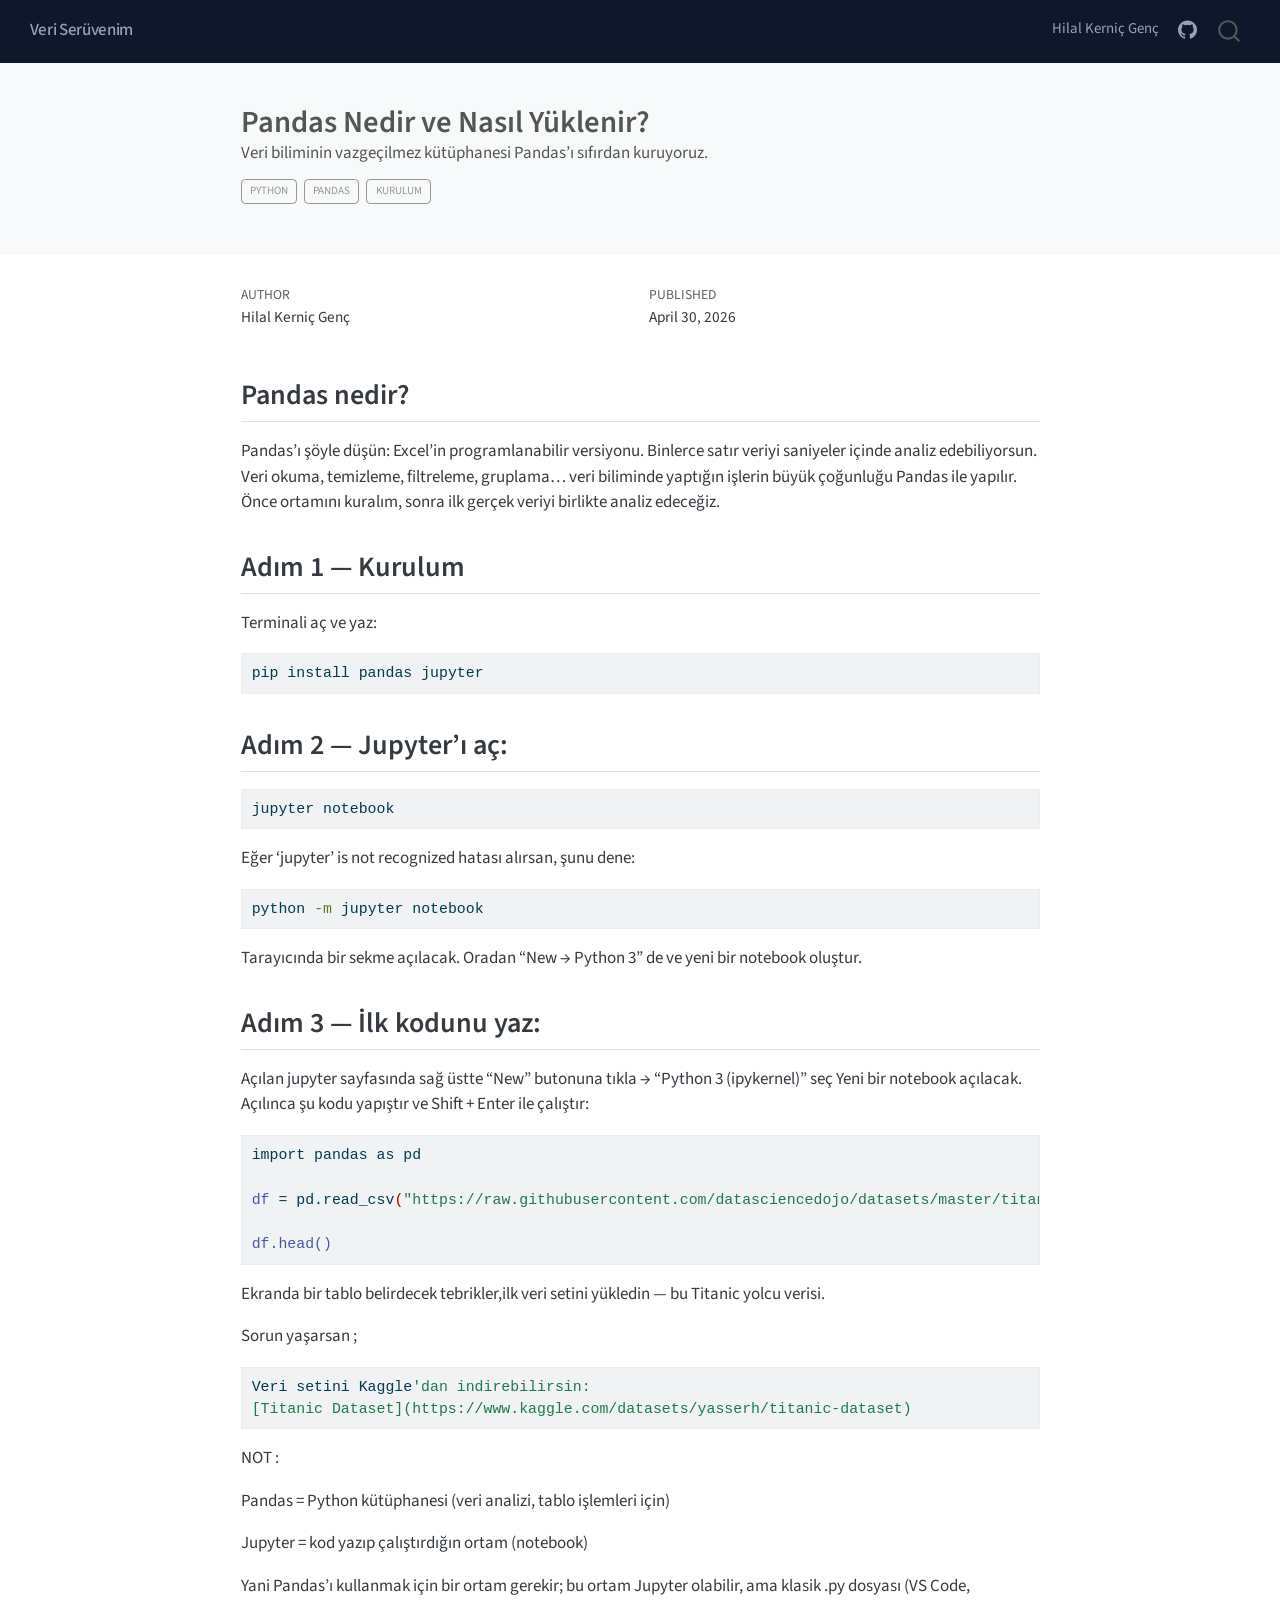
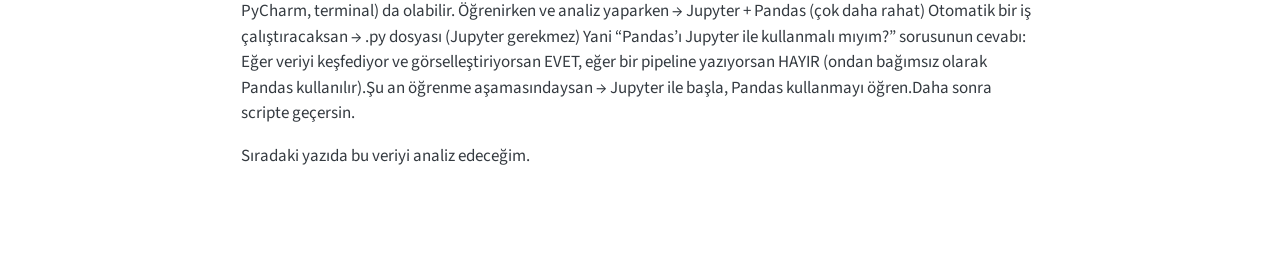
<file: posts/pandas-giris/index.html>
<!DOCTYPE html>
<html xmlns="http://www.w3.org/1999/xhtml" lang="en" xml:lang="en"><head>

<meta charset="utf-8">
<meta name="generator" content="quarto-1.9.37">

<meta name="viewport" content="width=device-width, initial-scale=1.0, user-scalable=yes">

<meta name="author" content="Hilal Kerniç Genç">
<meta name="dcterms.date" content="2026-04-30">
<meta name="description" content="Veri biliminin vazgeçilmez kütüphanesi Pandas’ı sıfırdan kuruyoruz.">

<title>Pandas Nedir ve Nasıl Yüklenir? – Veri Serüvenim</title>
<style>
/* Default styles provided by pandoc.
** See https://pandoc.org/MANUAL.html#variables-for-html for config info.
*/
code{white-space: pre-wrap;}
span.smallcaps{font-variant: small-caps;}
div.columns{display: flex; gap: min(4vw, 1.5em);}
div.column{flex: auto; overflow-x: auto;}
div.hanging-indent{margin-left: 1.5em; text-indent: -1.5em;}
ul.task-list{list-style: none;}
ul.task-list li input[type="checkbox"] {
  width: 0.8em;
  margin: 0 0.8em 0.2em -1em; /* quarto-specific, see https://github.com/quarto-dev/quarto-cli/issues/4556 */ 
  vertical-align: middle;
}
/* CSS for syntax highlighting */
html { -webkit-text-size-adjust: 100%; }
pre > code.sourceCode { white-space: pre; position: relative; }
pre > code.sourceCode > span { display: inline-block; line-height: 1.25; }
pre > code.sourceCode > span:empty { height: 1.2em; }
.sourceCode { overflow: visible; }
code.sourceCode > span { color: inherit; text-decoration: inherit; }
div.sourceCode { margin: 1em 0; }
pre.sourceCode { margin: 0; }
@media screen {
div.sourceCode { overflow: auto; }
}
@media print {
pre > code.sourceCode { white-space: pre-wrap; }
pre > code.sourceCode > span { text-indent: -5em; padding-left: 5em; }
}
pre.numberSource code
  { counter-reset: source-line 0; }
pre.numberSource code > span
  { position: relative; left: -4em; counter-increment: source-line; }
pre.numberSource code > span > a:first-child::before
  { content: counter(source-line);
    position: relative; left: -1em; text-align: right; vertical-align: baseline;
    border: none; display: inline-block;
    -webkit-touch-callout: none; -webkit-user-select: none;
    -khtml-user-select: none; -moz-user-select: none;
    -ms-user-select: none; user-select: none;
    padding: 0 4px; width: 4em;
  }
pre.numberSource { margin-left: 3em;  padding-left: 4px; }
div.sourceCode
  {   }
@media screen {
pre > code.sourceCode > span > a:first-child::before { text-decoration: underline; }
}
</style>


<script src="../../site_libs/quarto-nav/quarto-nav.js"></script>
<script src="../../site_libs/quarto-nav/headroom.min.js"></script>
<script src="../../site_libs/clipboard/clipboard.min.js"></script>
<script src="../../site_libs/quarto-search/autocomplete.umd.js"></script>
<script src="../../site_libs/quarto-search/fuse.min.js"></script>
<script src="../../site_libs/quarto-search/quarto-search.js"></script>
<meta name="quarto:offset" content="../../">
<script src="../../site_libs/quarto-html/quarto.js" type="module"></script>
<script src="../../site_libs/quarto-html/tabsets/tabsets.js" type="module"></script>
<script src="../../site_libs/quarto-html/popper.min.js"></script>
<script src="../../site_libs/quarto-html/tippy.umd.min.js"></script>
<script src="../../site_libs/quarto-html/anchor.min.js"></script>
<link href="../../site_libs/quarto-html/tippy.css" rel="stylesheet">
<link href="../../site_libs/quarto-html/quarto-syntax-highlighting-7f8f88aac4f3542376d5c11b86a4c14d.css" rel="stylesheet" id="quarto-text-highlighting-styles">
<script src="../../site_libs/bootstrap/bootstrap.min.js"></script>
<link href="../../site_libs/bootstrap/bootstrap-icons.css" rel="stylesheet">
<link href="../../site_libs/bootstrap/bootstrap-a0f9fd0d421825b736dc1bbcbcba2219.min.css" rel="stylesheet" append-hash="true" id="quarto-bootstrap" data-mode="light">
<script id="quarto-search-options" type="application/json">{
  "location": "navbar",
  "copy-button": false,
  "collapse-after": 3,
  "panel-placement": "end",
  "type": "overlay",
  "limit": 50,
  "keyboard-shortcut": [
    "f",
    "/",
    "s"
  ],
  "show-item-context": false,
  "language": {
    "search-no-results-text": "No results",
    "search-matching-documents-text": "matching documents",
    "search-copy-link-title": "Copy link to search",
    "search-hide-matches-text": "Hide additional matches",
    "search-more-match-text": "more match in this document",
    "search-more-matches-text": "more matches in this document",
    "search-clear-button-title": "Clear",
    "search-text-placeholder": "",
    "search-detached-cancel-button-title": "Cancel",
    "search-submit-button-title": "Submit",
    "search-label": "Search"
  }
}</script>


<link rel="stylesheet" href="../../styles.css">
</head>

<body class="nav-fixed fullcontent quarto-light">

<div id="quarto-search-results"></div>
  <header id="quarto-header" class="headroom fixed-top quarto-banner">
    <nav class="navbar navbar-expand-lg " data-bs-theme="dark">
      <div class="navbar-container container-fluid">
      <div class="navbar-brand-container mx-auto">
    <a class="navbar-brand" href="../../index.html">
    <span class="navbar-title">Veri Serüvenim</span>
    </a>
  </div>
            <div id="quarto-search" class="" title="Search"></div>
          <button class="navbar-toggler" type="button" data-bs-toggle="collapse" data-bs-target="#navbarCollapse" aria-controls="navbarCollapse" role="menu" aria-expanded="false" aria-label="Toggle navigation" onclick="if (window.quartoToggleHeadroom) { window.quartoToggleHeadroom(); }">
  <span class="navbar-toggler-icon"></span>
</button>
          <div class="collapse navbar-collapse" id="navbarCollapse">
            <ul class="navbar-nav navbar-nav-scroll ms-auto">
  <li class="nav-item">
    <a class="nav-link" href="../../about.html"> 
<span class="menu-text">Hilal Kerniç Genç</span></a>
  </li>  
  <li class="nav-item compact">
    <a class="nav-link" href="https://github.com/Hilalkernicgenc"> <i class="bi bi-github" role="img">
</i> 
<span class="menu-text"></span></a>
  </li>  
</ul>
          </div> <!-- /navcollapse -->
            <div class="quarto-navbar-tools">
</div>
      </div> <!-- /container-fluid -->
    </nav>
</header>
<!-- content -->
<header id="title-block-header" class="quarto-title-block default page-columns page-full">
  <div class="quarto-title-banner page-columns page-full">
    <div class="quarto-title column-body">
      <h1 class="title">Pandas Nedir ve Nasıl Yüklenir?</h1>
                  <div>
        <div class="description">
          Veri biliminin vazgeçilmez kütüphanesi Pandas’ı sıfırdan kuruyoruz.
        </div>
      </div>
                          <div class="quarto-categories">
                <div class="quarto-category">python</div>
                <div class="quarto-category">pandas</div>
                <div class="quarto-category">kurulum</div>
              </div>
                  </div>
  </div>
    
  
  <div class="quarto-title-meta">

      <div>
      <div class="quarto-title-meta-heading">Author</div>
      <div class="quarto-title-meta-contents">
               <p>Hilal Kerniç Genç </p>
            </div>
    </div>
      
      <div>
      <div class="quarto-title-meta-heading">Published</div>
      <div class="quarto-title-meta-contents">
        <p class="date">April 30, 2026</p>
      </div>
    </div>
    
      
    </div>
    
  
  </header><div id="quarto-content" class="quarto-container page-columns page-rows-contents page-layout-article page-navbar">
<!-- sidebar -->
<!-- margin-sidebar -->
    
<!-- main -->
<main class="content quarto-banner-title-block" id="quarto-document-content">





<section id="pandas-nedir" class="level2">
<h2 class="anchored" data-anchor-id="pandas-nedir">Pandas nedir?</h2>
<p>Pandas’ı şöyle düşün: Excel’in programlanabilir versiyonu. Binlerce satır veriyi saniyeler içinde analiz edebiliyorsun. Veri okuma, temizleme, filtreleme, gruplama… veri biliminde yaptığın işlerin büyük çoğunluğu Pandas ile yapılır. Önce ortamını kuralım, sonra ilk gerçek veriyi birlikte analiz edeceğiz.</p>
</section>
<section id="adım-1-kurulum" class="level2">
<h2 class="anchored" data-anchor-id="adım-1-kurulum">Adım 1 — Kurulum</h2>
<p>Terminali aç ve yaz:</p>
<div class="code-copy-outer-scaffold"><div class="sourceCode" id="cb1"><pre class="sourceCode bash code-with-copy"><code class="sourceCode bash"><span id="cb1-1"><a href="#cb1-1" aria-hidden="true" tabindex="-1"></a><span class="ex">pip</span> install pandas jupyter</span></code></pre></div><button title="Copy to Clipboard" class="code-copy-button"><i class="bi"></i></button></div>
</section>
<section id="adım-2-jupyterı-aç" class="level2">
<h2 class="anchored" data-anchor-id="adım-2-jupyterı-aç">Adım 2 — Jupyter’ı aç:</h2>
<div class="code-copy-outer-scaffold"><div class="sourceCode" id="cb2"><pre class="sourceCode bash code-with-copy"><code class="sourceCode bash"><span id="cb2-1"><a href="#cb2-1" aria-hidden="true" tabindex="-1"></a><span class="ex">jupyter</span> notebook</span></code></pre></div><button title="Copy to Clipboard" class="code-copy-button"><i class="bi"></i></button></div>
<p>Eğer ‘jupyter’ is not recognized hatası alırsan, şunu dene:</p>
<div class="code-copy-outer-scaffold"><div class="sourceCode" id="cb3"><pre class="sourceCode bash code-with-copy"><code class="sourceCode bash"><span id="cb3-1"><a href="#cb3-1" aria-hidden="true" tabindex="-1"></a><span class="ex">python</span> <span class="at">-m</span> jupyter notebook</span></code></pre></div><button title="Copy to Clipboard" class="code-copy-button"><i class="bi"></i></button></div>
<p>Tarayıcında bir sekme açılacak. Oradan “New → Python 3” de ve yeni bir notebook oluştur.</p>
</section>
<section id="adım-3-ilk-kodunu-yaz" class="level2">
<h2 class="anchored" data-anchor-id="adım-3-ilk-kodunu-yaz">Adım 3 — İlk kodunu yaz:</h2>
<p>Açılan jupyter sayfasında sağ üstte “New” butonuna tıkla → “Python 3 (ipykernel)” seç Yeni bir notebook açılacak. Açılınca şu kodu yapıştır ve Shift + Enter ile çalıştır:</p>
<div class="code-copy-outer-scaffold"><div class="sourceCode" id="cb4"><pre class="sourceCode bash code-with-copy"><code class="sourceCode bash"><span id="cb4-1"><a href="#cb4-1" aria-hidden="true" tabindex="-1"></a><span class="ex">import</span> pandas as pd</span>
<span id="cb4-2"><a href="#cb4-2" aria-hidden="true" tabindex="-1"></a></span>
<span id="cb4-3"><a href="#cb4-3" aria-hidden="true" tabindex="-1"></a><span class="fu">df</span> = pd.read_csv<span class="er">(</span><span class="st">"https://raw.githubusercontent.com/datasciencedojo/datasets/master/titanic.csv"</span><span class="kw">)</span></span>
<span id="cb4-4"><a href="#cb4-4" aria-hidden="true" tabindex="-1"></a></span>
<span id="cb4-5"><a href="#cb4-5" aria-hidden="true" tabindex="-1"></a><span class="fu">df.head()</span></span></code></pre></div><button title="Copy to Clipboard" class="code-copy-button"><i class="bi"></i></button></div>
<p>Ekranda bir tablo belirdecek tebrikler,ilk veri setini yükledin — bu Titanic yolcu verisi.</p>
<p>Sorun yaşarsan ;</p>
<div class="code-copy-outer-scaffold"><div class="sourceCode" id="cb5"><pre class="sourceCode bash code-with-copy"><code class="sourceCode bash"><span id="cb5-1"><a href="#cb5-1" aria-hidden="true" tabindex="-1"></a><span class="ex">Veri</span> setini Kaggle<span class="st">'dan indirebilirsin: </span></span>
<span id="cb5-2"><a href="#cb5-2" aria-hidden="true" tabindex="-1"></a><span class="st">[Titanic Dataset](https://www.kaggle.com/datasets/yasserh/titanic-dataset)</span></span></code></pre></div><button title="Copy to Clipboard" class="code-copy-button"><i class="bi"></i></button></div>
<p>NOT :</p>
<p>Pandas = Python kütüphanesi (veri analizi, tablo işlemleri için)</p>
<p>Jupyter = kod yazıp çalıştırdığın ortam (notebook)</p>
<p>Yani Pandas’ı kullanmak için bir ortam gerekir; bu ortam Jupyter olabilir, ama klasik .py dosyası (VS Code, PyCharm, terminal) da olabilir. Öğrenirken ve analiz yaparken → Jupyter + Pandas (çok daha rahat) Otomatik bir iş çalıştıracaksan → .py dosyası (Jupyter gerekmez) Yani “Pandas’ı Jupyter ile kullanmalı mıyım?” sorusunun cevabı: Eğer veriyi keşfediyor ve görselleştiriyorsan EVET, eğer bir pipeline yazıyorsan HAYIR (ondan bağımsız olarak Pandas kullanılır).Şu an öğrenme aşamasındaysan → Jupyter ile başla, Pandas kullanmayı öğren.Daha sonra scripte geçersin.</p>
<p>Sıradaki yazıda bu veriyi analiz edeceğim.</p>


</section>

</main> <!-- /main -->
<script id="quarto-html-after-body" type="application/javascript">
  window.document.addEventListener("DOMContentLoaded", function (event) {
    const icon = "";
    const anchorJS = new window.AnchorJS();
    anchorJS.options = {
      placement: 'right',
      icon: icon
    };
    anchorJS.add('.anchored');
    const isCodeAnnotation = (el) => {
      for (const clz of el.classList) {
        if (clz.startsWith('code-annotation-')) {                     
          return true;
        }
      }
      return false;
    }
    const onCopySuccess = function(e) {
      // button target
      const button = e.trigger;
      // don't keep focus
      button.blur();
      // flash "checked"
      button.classList.add('code-copy-button-checked');
      var currentTitle = button.getAttribute("title");
      button.setAttribute("title", "Copied!");
      let tooltip;
      if (window.bootstrap) {
        button.setAttribute("data-bs-toggle", "tooltip");
        button.setAttribute("data-bs-placement", "left");
        button.setAttribute("data-bs-title", "Copied!");
        tooltip = new bootstrap.Tooltip(button, 
          { trigger: "manual", 
            customClass: "code-copy-button-tooltip",
            offset: [0, -8]});
        tooltip.show();    
      }
      setTimeout(function() {
        if (tooltip) {
          tooltip.hide();
          button.removeAttribute("data-bs-title");
          button.removeAttribute("data-bs-toggle");
          button.removeAttribute("data-bs-placement");
        }
        button.setAttribute("title", currentTitle);
        button.classList.remove('code-copy-button-checked');
      }, 1000);
      // clear code selection
      e.clearSelection();
    }
    const getTextToCopy = function(trigger) {
      const outerScaffold = trigger.parentElement.cloneNode(true);
      const codeEl = outerScaffold.querySelector('code');
      for (const childEl of codeEl.children) {
        if (isCodeAnnotation(childEl)) {
          childEl.remove();
        }
      }
      return codeEl.innerText;
    }
    const clipboard = new window.ClipboardJS('.code-copy-button:not([data-in-quarto-modal])', {
      text: getTextToCopy
    });
    clipboard.on('success', onCopySuccess);
    if (window.document.getElementById('quarto-embedded-source-code-modal')) {
      const clipboardModal = new window.ClipboardJS('.code-copy-button[data-in-quarto-modal]', {
        text: getTextToCopy,
        container: window.document.getElementById('quarto-embedded-source-code-modal')
      });
      clipboardModal.on('success', onCopySuccess);
    }
      var localhostRegex = new RegExp(/^(?:http|https):\/\/localhost\:?[0-9]*\//);
      var mailtoRegex = new RegExp(/^mailto:/);
        var filterRegex = new RegExp("https:\/\/Hilalkernicgenc\.github\.io");
      var isInternal = (href) => {
          return filterRegex.test(href) || localhostRegex.test(href) || mailtoRegex.test(href);
      }
      // Inspect non-navigation links and adorn them if external
     var links = window.document.querySelectorAll('a[href]:not(.nav-link):not(.navbar-brand):not(.toc-action):not(.sidebar-link):not(.sidebar-item-toggle):not(.pagination-link):not(.no-external):not([aria-hidden]):not(.dropdown-item):not(.quarto-navigation-tool):not(.about-link)');
      for (var i=0; i<links.length; i++) {
        const link = links[i];
        if (!isInternal(link.href)) {
          // undo the damage that might have been done by quarto-nav.js in the case of
          // links that we want to consider external
          if (link.dataset.originalHref !== undefined) {
            link.href = link.dataset.originalHref;
          }
        }
      }
    function tippyHover(el, contentFn, onTriggerFn, onUntriggerFn) {
      const config = {
        allowHTML: true,
        maxWidth: 500,
        delay: 100,
        arrow: false,
        appendTo: function(el) {
            return el.parentElement;
        },
        interactive: true,
        interactiveBorder: 10,
        theme: 'quarto',
        placement: 'bottom-start',
      };
      if (contentFn) {
        config.content = contentFn;
      }
      if (onTriggerFn) {
        config.onTrigger = onTriggerFn;
      }
      if (onUntriggerFn) {
        config.onUntrigger = onUntriggerFn;
      }
      window.tippy(el, config); 
    }
    const noterefs = window.document.querySelectorAll('a[role="doc-noteref"]');
    for (var i=0; i<noterefs.length; i++) {
      const ref = noterefs[i];
      tippyHover(ref, function() {
        // use id or data attribute instead here
        let href = ref.getAttribute('data-footnote-href') || ref.getAttribute('href');
        try { href = new URL(href).hash; } catch {}
        const id = href.replace(/^#\/?/, "");
        const note = window.document.getElementById(id);
        if (note) {
          return note.innerHTML;
        } else {
          return "";
        }
      });
    }
    const xrefs = window.document.querySelectorAll('a.quarto-xref');
    const processXRef = (id, note) => {
      // Strip column container classes
      const stripColumnClz = (el) => {
        el.classList.remove("page-full", "page-columns");
        if (el.children) {
          for (const child of el.children) {
            stripColumnClz(child);
          }
        }
      }
      stripColumnClz(note)
      if (id === null || id.startsWith('sec-')) {
        // Special case sections, only their first couple elements
        const container = document.createElement("div");
        if (note.children && note.children.length > 2) {
          container.appendChild(note.children[0].cloneNode(true));
          for (let i = 1; i < note.children.length; i++) {
            const child = note.children[i];
            if (child.tagName === "P" && child.innerText === "") {
              continue;
            } else {
              container.appendChild(child.cloneNode(true));
              break;
            }
          }
          if (window.Quarto?.typesetMath) {
            window.Quarto.typesetMath(container);
          }
          return container.innerHTML
        } else {
          if (window.Quarto?.typesetMath) {
            window.Quarto.typesetMath(note);
          }
          return note.innerHTML;
        }
      } else {
        // Remove any anchor links if they are present
        const anchorLink = note.querySelector('a.anchorjs-link');
        if (anchorLink) {
          anchorLink.remove();
        }
        if (window.Quarto?.typesetMath) {
          window.Quarto.typesetMath(note);
        }
        if (note.classList.contains("callout")) {
          return note.outerHTML;
        } else {
          return note.innerHTML;
        }
      }
    }
    for (var i=0; i<xrefs.length; i++) {
      const xref = xrefs[i];
      tippyHover(xref, undefined, function(instance) {
        instance.disable();
        let url = xref.getAttribute('href');
        let hash = undefined; 
        if (url.startsWith('#')) {
          hash = url;
        } else {
          try { hash = new URL(url).hash; } catch {}
        }
        if (hash) {
          const id = hash.replace(/^#\/?/, "");
          const note = window.document.getElementById(id);
          if (note !== null) {
            try {
              const html = processXRef(id, note.cloneNode(true));
              instance.setContent(html);
            } finally {
              instance.enable();
              instance.show();
            }
          } else {
            // See if we can fetch this
            fetch(url.split('#')[0])
            .then(res => res.text())
            .then(html => {
              const parser = new DOMParser();
              const htmlDoc = parser.parseFromString(html, "text/html");
              const note = htmlDoc.getElementById(id);
              if (note !== null) {
                const html = processXRef(id, note);
                instance.setContent(html);
              } 
            }).finally(() => {
              instance.enable();
              instance.show();
            });
          }
        } else {
          // See if we can fetch a full url (with no hash to target)
          // This is a special case and we should probably do some content thinning / targeting
          fetch(url)
          .then(res => res.text())
          .then(html => {
            const parser = new DOMParser();
            const htmlDoc = parser.parseFromString(html, "text/html");
            const note = htmlDoc.querySelector('main.content');
            if (note !== null) {
              // This should only happen for chapter cross references
              // (since there is no id in the URL)
              // remove the first header
              if (note.children.length > 0 && note.children[0].tagName === "HEADER") {
                note.children[0].remove();
              }
              const html = processXRef(null, note);
              instance.setContent(html);
            } 
          }).finally(() => {
            instance.enable();
            instance.show();
          });
        }
      }, function(instance) {
      });
    }
        let selectedAnnoteEl;
        const selectorForAnnotation = ( cell, annotation) => {
          let cellAttr = 'data-code-cell="' + cell + '"';
          let lineAttr = 'data-code-annotation="' +  annotation + '"';
          const selector = 'span[' + cellAttr + '][' + lineAttr + ']';
          return selector;
        }
        const selectCodeLines = (annoteEl) => {
          const doc = window.document;
          const targetCell = annoteEl.getAttribute("data-target-cell");
          const targetAnnotation = annoteEl.getAttribute("data-target-annotation");
          const annoteSpan = window.document.querySelector(selectorForAnnotation(targetCell, targetAnnotation));
          const lines = annoteSpan.getAttribute("data-code-lines").split(",");
          const lineIds = lines.map((line) => {
            return targetCell + "-" + line;
          })
          let top = null;
          let height = null;
          let parent = null;
          if (lineIds.length > 0) {
              //compute the position of the single el (top and bottom and make a div)
              const el = window.document.getElementById(lineIds[0]);
              top = el.offsetTop;
              height = el.offsetHeight;
              parent = el.parentElement.parentElement;
            if (lineIds.length > 1) {
              const lastEl = window.document.getElementById(lineIds[lineIds.length - 1]);
              const bottom = lastEl.offsetTop + lastEl.offsetHeight;
              height = bottom - top;
            }
            if (top !== null && height !== null && parent !== null) {
              // cook up a div (if necessary) and position it 
              let div = window.document.getElementById("code-annotation-line-highlight");
              if (div === null) {
                div = window.document.createElement("div");
                div.setAttribute("id", "code-annotation-line-highlight");
                div.style.position = 'absolute';
                parent.appendChild(div);
              }
              div.style.top = top - 2 + "px";
              div.style.height = height + 4 + "px";
              div.style.left = 0;
              let gutterDiv = window.document.getElementById("code-annotation-line-highlight-gutter");
              if (gutterDiv === null) {
                gutterDiv = window.document.createElement("div");
                gutterDiv.setAttribute("id", "code-annotation-line-highlight-gutter");
                gutterDiv.style.position = 'absolute';
                const codeCell = window.document.getElementById(targetCell);
                const gutter = codeCell.querySelector('.code-annotation-gutter');
                gutter.appendChild(gutterDiv);
              }
              gutterDiv.style.top = top - 2 + "px";
              gutterDiv.style.height = height + 4 + "px";
            }
            selectedAnnoteEl = annoteEl;
          }
        };
        const unselectCodeLines = () => {
          const elementsIds = ["code-annotation-line-highlight", "code-annotation-line-highlight-gutter"];
          elementsIds.forEach((elId) => {
            const div = window.document.getElementById(elId);
            if (div) {
              div.remove();
            }
          });
          selectedAnnoteEl = undefined;
        };
          // Handle positioning of the toggle
      window.addEventListener(
        "resize",
        throttle(() => {
          elRect = undefined;
          if (selectedAnnoteEl) {
            selectCodeLines(selectedAnnoteEl);
          }
        }, 10)
      );
      function throttle(fn, ms) {
      let throttle = false;
      let timer;
        return (...args) => {
          if(!throttle) { // first call gets through
              fn.apply(this, args);
              throttle = true;
          } else { // all the others get throttled
              if(timer) clearTimeout(timer); // cancel #2
              timer = setTimeout(() => {
                fn.apply(this, args);
                timer = throttle = false;
              }, ms);
          }
        };
      }
        // Attach click handler to the DT
        const annoteDls = window.document.querySelectorAll('dt[data-target-cell]');
        for (const annoteDlNode of annoteDls) {
          annoteDlNode.addEventListener('click', (event) => {
            const clickedEl = event.target;
            if (clickedEl !== selectedAnnoteEl) {
              unselectCodeLines();
              const activeEl = window.document.querySelector('dt[data-target-cell].code-annotation-active');
              if (activeEl) {
                activeEl.classList.remove('code-annotation-active');
              }
              selectCodeLines(clickedEl);
              clickedEl.classList.add('code-annotation-active');
            } else {
              // Unselect the line
              unselectCodeLines();
              clickedEl.classList.remove('code-annotation-active');
            }
          });
        }
    const findCites = (el) => {
      const parentEl = el.parentElement;
      if (parentEl) {
        const cites = parentEl.dataset.cites;
        if (cites) {
          return {
            el,
            cites: cites.split(' ')
          };
        } else {
          return findCites(el.parentElement)
        }
      } else {
        return undefined;
      }
    };
    var bibliorefs = window.document.querySelectorAll('a[role="doc-biblioref"]');
    for (var i=0; i<bibliorefs.length; i++) {
      const ref = bibliorefs[i];
      const citeInfo = findCites(ref);
      if (citeInfo) {
        tippyHover(citeInfo.el, function() {
          var popup = window.document.createElement('div');
          citeInfo.cites.forEach(function(cite) {
            var citeDiv = window.document.createElement('div');
            citeDiv.classList.add('hanging-indent');
            citeDiv.classList.add('csl-entry');
            var biblioDiv = window.document.getElementById('ref-' + cite);
            if (biblioDiv) {
              citeDiv.innerHTML = biblioDiv.innerHTML;
            }
            popup.appendChild(citeDiv);
          });
          return popup.innerHTML;
        });
      }
    }
  });
  </script>
</div> <!-- /content -->




</body></html>
</file>
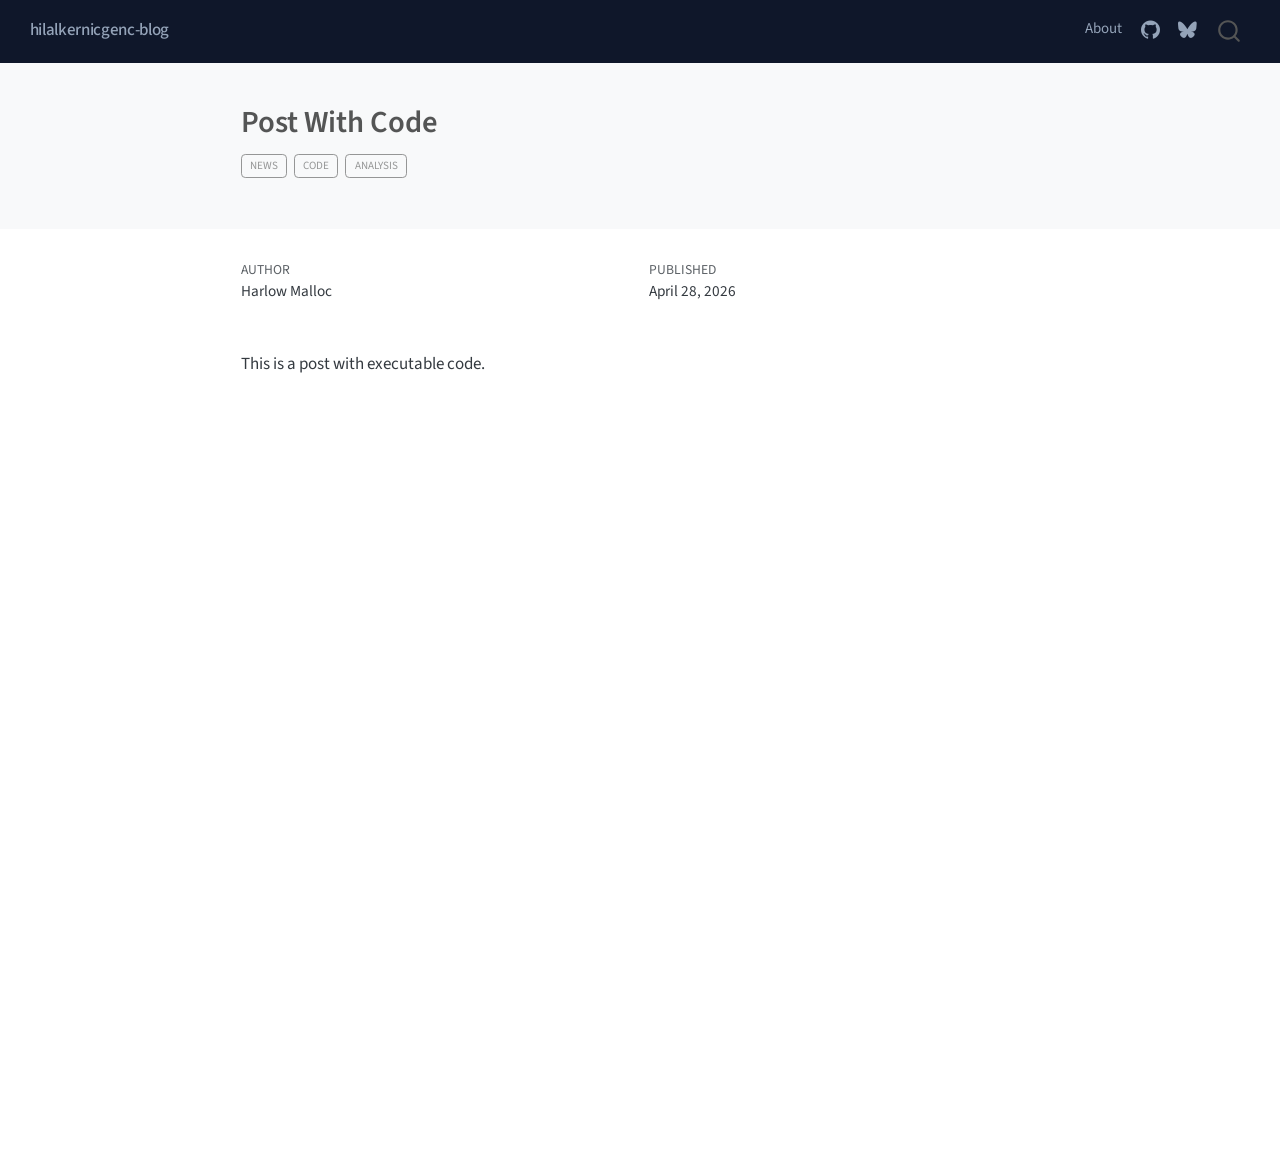
<file: posts/post-with-code/index.html>
<!DOCTYPE html>
<html xmlns="http://www.w3.org/1999/xhtml" lang="en" xml:lang="en"><head>

<meta charset="utf-8">
<meta name="generator" content="quarto-1.9.37">

<meta name="viewport" content="width=device-width, initial-scale=1.0, user-scalable=yes">

<meta name="author" content="Harlow Malloc">
<meta name="dcterms.date" content="2026-04-28">

<title>Post With Code – hilalkernicgenc-blog</title>
<style>
/* Default styles provided by pandoc.
** See https://pandoc.org/MANUAL.html#variables-for-html for config info.
*/
code{white-space: pre-wrap;}
span.smallcaps{font-variant: small-caps;}
div.columns{display: flex; gap: min(4vw, 1.5em);}
div.column{flex: auto; overflow-x: auto;}
div.hanging-indent{margin-left: 1.5em; text-indent: -1.5em;}
ul.task-list{list-style: none;}
ul.task-list li input[type="checkbox"] {
  width: 0.8em;
  margin: 0 0.8em 0.2em -1em; /* quarto-specific, see https://github.com/quarto-dev/quarto-cli/issues/4556 */ 
  vertical-align: middle;
}
</style>


<script src="../../site_libs/quarto-nav/quarto-nav.js"></script>
<script src="../../site_libs/quarto-nav/headroom.min.js"></script>
<script src="../../site_libs/clipboard/clipboard.min.js"></script>
<script src="../../site_libs/quarto-search/autocomplete.umd.js"></script>
<script src="../../site_libs/quarto-search/fuse.min.js"></script>
<script src="../../site_libs/quarto-search/quarto-search.js"></script>
<meta name="quarto:offset" content="../../">
<script src="../../site_libs/quarto-html/quarto.js" type="module"></script>
<script src="../../site_libs/quarto-html/tabsets/tabsets.js" type="module"></script>
<script src="../../site_libs/quarto-html/popper.min.js"></script>
<script src="../../site_libs/quarto-html/tippy.umd.min.js"></script>
<script src="../../site_libs/quarto-html/anchor.min.js"></script>
<link href="../../site_libs/quarto-html/tippy.css" rel="stylesheet">
<link href="../../site_libs/quarto-html/quarto-syntax-highlighting-7f8f88aac4f3542376d5c11b86a4c14d.css" rel="stylesheet" id="quarto-text-highlighting-styles">
<script src="../../site_libs/bootstrap/bootstrap.min.js"></script>
<link href="../../site_libs/bootstrap/bootstrap-icons.css" rel="stylesheet">
<link href="../../site_libs/bootstrap/bootstrap-a0f9fd0d421825b736dc1bbcbcba2219.min.css" rel="stylesheet" append-hash="true" id="quarto-bootstrap" data-mode="light">
<script id="quarto-search-options" type="application/json">{
  "location": "navbar",
  "copy-button": false,
  "collapse-after": 3,
  "panel-placement": "end",
  "type": "overlay",
  "limit": 50,
  "keyboard-shortcut": [
    "f",
    "/",
    "s"
  ],
  "show-item-context": false,
  "language": {
    "search-no-results-text": "No results",
    "search-matching-documents-text": "matching documents",
    "search-copy-link-title": "Copy link to search",
    "search-hide-matches-text": "Hide additional matches",
    "search-more-match-text": "more match in this document",
    "search-more-matches-text": "more matches in this document",
    "search-clear-button-title": "Clear",
    "search-text-placeholder": "",
    "search-detached-cancel-button-title": "Cancel",
    "search-submit-button-title": "Submit",
    "search-label": "Search"
  }
}</script>


<link rel="stylesheet" href="../../styles.css">
</head>

<body class="nav-fixed fullcontent quarto-light">

<div id="quarto-search-results"></div>
  <header id="quarto-header" class="headroom fixed-top quarto-banner">
    <nav class="navbar navbar-expand-lg " data-bs-theme="dark">
      <div class="navbar-container container-fluid">
      <div class="navbar-brand-container mx-auto">
    <a class="navbar-brand" href="../../index.html">
    <span class="navbar-title">hilalkernicgenc-blog</span>
    </a>
  </div>
            <div id="quarto-search" class="" title="Search"></div>
          <button class="navbar-toggler" type="button" data-bs-toggle="collapse" data-bs-target="#navbarCollapse" aria-controls="navbarCollapse" role="menu" aria-expanded="false" aria-label="Toggle navigation" onclick="if (window.quartoToggleHeadroom) { window.quartoToggleHeadroom(); }">
  <span class="navbar-toggler-icon"></span>
</button>
          <div class="collapse navbar-collapse" id="navbarCollapse">
            <ul class="navbar-nav navbar-nav-scroll ms-auto">
  <li class="nav-item">
    <a class="nav-link" href="../../about.html"> 
<span class="menu-text">About</span></a>
  </li>  
  <li class="nav-item compact">
    <a class="nav-link" href="https://github.com/"> <i class="bi bi-github" role="img">
</i> 
<span class="menu-text"></span></a>
  </li>  
  <li class="nav-item compact">
    <a class="nav-link" href="https://bsky.app/"> <i class="bi bi-bluesky" role="img">
</i> 
<span class="menu-text"></span></a>
  </li>  
</ul>
          </div> <!-- /navcollapse -->
            <div class="quarto-navbar-tools">
</div>
      </div> <!-- /container-fluid -->
    </nav>
</header>
<!-- content -->
<header id="title-block-header" class="quarto-title-block default page-columns page-full">
  <div class="quarto-title-banner page-columns page-full">
    <div class="quarto-title column-body">
      <h1 class="title">Post With Code</h1>
                                <div class="quarto-categories">
                <div class="quarto-category">news</div>
                <div class="quarto-category">code</div>
                <div class="quarto-category">analysis</div>
              </div>
                  </div>
  </div>
    
  
  <div class="quarto-title-meta">

      <div>
      <div class="quarto-title-meta-heading">Author</div>
      <div class="quarto-title-meta-contents">
               <p>Harlow Malloc </p>
            </div>
    </div>
      
      <div>
      <div class="quarto-title-meta-heading">Published</div>
      <div class="quarto-title-meta-contents">
        <p class="date">April 28, 2026</p>
      </div>
    </div>
    
      
    </div>
    
  
  </header><div id="quarto-content" class="quarto-container page-columns page-rows-contents page-layout-article page-navbar">
<!-- sidebar -->
<!-- margin-sidebar -->
    
<!-- main -->
<main class="content quarto-banner-title-block" id="quarto-document-content">





<p>This is a post with executable code.</p>



</main> <!-- /main -->
<script id="quarto-html-after-body" type="application/javascript">
  window.document.addEventListener("DOMContentLoaded", function (event) {
    const icon = "";
    const anchorJS = new window.AnchorJS();
    anchorJS.options = {
      placement: 'right',
      icon: icon
    };
    anchorJS.add('.anchored');
    const isCodeAnnotation = (el) => {
      for (const clz of el.classList) {
        if (clz.startsWith('code-annotation-')) {                     
          return true;
        }
      }
      return false;
    }
    const onCopySuccess = function(e) {
      // button target
      const button = e.trigger;
      // don't keep focus
      button.blur();
      // flash "checked"
      button.classList.add('code-copy-button-checked');
      var currentTitle = button.getAttribute("title");
      button.setAttribute("title", "Copied!");
      let tooltip;
      if (window.bootstrap) {
        button.setAttribute("data-bs-toggle", "tooltip");
        button.setAttribute("data-bs-placement", "left");
        button.setAttribute("data-bs-title", "Copied!");
        tooltip = new bootstrap.Tooltip(button, 
          { trigger: "manual", 
            customClass: "code-copy-button-tooltip",
            offset: [0, -8]});
        tooltip.show();    
      }
      setTimeout(function() {
        if (tooltip) {
          tooltip.hide();
          button.removeAttribute("data-bs-title");
          button.removeAttribute("data-bs-toggle");
          button.removeAttribute("data-bs-placement");
        }
        button.setAttribute("title", currentTitle);
        button.classList.remove('code-copy-button-checked');
      }, 1000);
      // clear code selection
      e.clearSelection();
    }
    const getTextToCopy = function(trigger) {
      const outerScaffold = trigger.parentElement.cloneNode(true);
      const codeEl = outerScaffold.querySelector('code');
      for (const childEl of codeEl.children) {
        if (isCodeAnnotation(childEl)) {
          childEl.remove();
        }
      }
      return codeEl.innerText;
    }
    const clipboard = new window.ClipboardJS('.code-copy-button:not([data-in-quarto-modal])', {
      text: getTextToCopy
    });
    clipboard.on('success', onCopySuccess);
    if (window.document.getElementById('quarto-embedded-source-code-modal')) {
      const clipboardModal = new window.ClipboardJS('.code-copy-button[data-in-quarto-modal]', {
        text: getTextToCopy,
        container: window.document.getElementById('quarto-embedded-source-code-modal')
      });
      clipboardModal.on('success', onCopySuccess);
    }
      var localhostRegex = new RegExp(/^(?:http|https):\/\/localhost\:?[0-9]*\//);
      var mailtoRegex = new RegExp(/^mailto:/);
        var filterRegex = new RegExp("https:\/\/your-website-url\.example\.com");
      var isInternal = (href) => {
          return filterRegex.test(href) || localhostRegex.test(href) || mailtoRegex.test(href);
      }
      // Inspect non-navigation links and adorn them if external
     var links = window.document.querySelectorAll('a[href]:not(.nav-link):not(.navbar-brand):not(.toc-action):not(.sidebar-link):not(.sidebar-item-toggle):not(.pagination-link):not(.no-external):not([aria-hidden]):not(.dropdown-item):not(.quarto-navigation-tool):not(.about-link)');
      for (var i=0; i<links.length; i++) {
        const link = links[i];
        if (!isInternal(link.href)) {
          // undo the damage that might have been done by quarto-nav.js in the case of
          // links that we want to consider external
          if (link.dataset.originalHref !== undefined) {
            link.href = link.dataset.originalHref;
          }
        }
      }
    function tippyHover(el, contentFn, onTriggerFn, onUntriggerFn) {
      const config = {
        allowHTML: true,
        maxWidth: 500,
        delay: 100,
        arrow: false,
        appendTo: function(el) {
            return el.parentElement;
        },
        interactive: true,
        interactiveBorder: 10,
        theme: 'quarto',
        placement: 'bottom-start',
      };
      if (contentFn) {
        config.content = contentFn;
      }
      if (onTriggerFn) {
        config.onTrigger = onTriggerFn;
      }
      if (onUntriggerFn) {
        config.onUntrigger = onUntriggerFn;
      }
      window.tippy(el, config); 
    }
    const noterefs = window.document.querySelectorAll('a[role="doc-noteref"]');
    for (var i=0; i<noterefs.length; i++) {
      const ref = noterefs[i];
      tippyHover(ref, function() {
        // use id or data attribute instead here
        let href = ref.getAttribute('data-footnote-href') || ref.getAttribute('href');
        try { href = new URL(href).hash; } catch {}
        const id = href.replace(/^#\/?/, "");
        const note = window.document.getElementById(id);
        if (note) {
          return note.innerHTML;
        } else {
          return "";
        }
      });
    }
    const xrefs = window.document.querySelectorAll('a.quarto-xref');
    const processXRef = (id, note) => {
      // Strip column container classes
      const stripColumnClz = (el) => {
        el.classList.remove("page-full", "page-columns");
        if (el.children) {
          for (const child of el.children) {
            stripColumnClz(child);
          }
        }
      }
      stripColumnClz(note)
      if (id === null || id.startsWith('sec-')) {
        // Special case sections, only their first couple elements
        const container = document.createElement("div");
        if (note.children && note.children.length > 2) {
          container.appendChild(note.children[0].cloneNode(true));
          for (let i = 1; i < note.children.length; i++) {
            const child = note.children[i];
            if (child.tagName === "P" && child.innerText === "") {
              continue;
            } else {
              container.appendChild(child.cloneNode(true));
              break;
            }
          }
          if (window.Quarto?.typesetMath) {
            window.Quarto.typesetMath(container);
          }
          return container.innerHTML
        } else {
          if (window.Quarto?.typesetMath) {
            window.Quarto.typesetMath(note);
          }
          return note.innerHTML;
        }
      } else {
        // Remove any anchor links if they are present
        const anchorLink = note.querySelector('a.anchorjs-link');
        if (anchorLink) {
          anchorLink.remove();
        }
        if (window.Quarto?.typesetMath) {
          window.Quarto.typesetMath(note);
        }
        if (note.classList.contains("callout")) {
          return note.outerHTML;
        } else {
          return note.innerHTML;
        }
      }
    }
    for (var i=0; i<xrefs.length; i++) {
      const xref = xrefs[i];
      tippyHover(xref, undefined, function(instance) {
        instance.disable();
        let url = xref.getAttribute('href');
        let hash = undefined; 
        if (url.startsWith('#')) {
          hash = url;
        } else {
          try { hash = new URL(url).hash; } catch {}
        }
        if (hash) {
          const id = hash.replace(/^#\/?/, "");
          const note = window.document.getElementById(id);
          if (note !== null) {
            try {
              const html = processXRef(id, note.cloneNode(true));
              instance.setContent(html);
            } finally {
              instance.enable();
              instance.show();
            }
          } else {
            // See if we can fetch this
            fetch(url.split('#')[0])
            .then(res => res.text())
            .then(html => {
              const parser = new DOMParser();
              const htmlDoc = parser.parseFromString(html, "text/html");
              const note = htmlDoc.getElementById(id);
              if (note !== null) {
                const html = processXRef(id, note);
                instance.setContent(html);
              } 
            }).finally(() => {
              instance.enable();
              instance.show();
            });
          }
        } else {
          // See if we can fetch a full url (with no hash to target)
          // This is a special case and we should probably do some content thinning / targeting
          fetch(url)
          .then(res => res.text())
          .then(html => {
            const parser = new DOMParser();
            const htmlDoc = parser.parseFromString(html, "text/html");
            const note = htmlDoc.querySelector('main.content');
            if (note !== null) {
              // This should only happen for chapter cross references
              // (since there is no id in the URL)
              // remove the first header
              if (note.children.length > 0 && note.children[0].tagName === "HEADER") {
                note.children[0].remove();
              }
              const html = processXRef(null, note);
              instance.setContent(html);
            } 
          }).finally(() => {
            instance.enable();
            instance.show();
          });
        }
      }, function(instance) {
      });
    }
        let selectedAnnoteEl;
        const selectorForAnnotation = ( cell, annotation) => {
          let cellAttr = 'data-code-cell="' + cell + '"';
          let lineAttr = 'data-code-annotation="' +  annotation + '"';
          const selector = 'span[' + cellAttr + '][' + lineAttr + ']';
          return selector;
        }
        const selectCodeLines = (annoteEl) => {
          const doc = window.document;
          const targetCell = annoteEl.getAttribute("data-target-cell");
          const targetAnnotation = annoteEl.getAttribute("data-target-annotation");
          const annoteSpan = window.document.querySelector(selectorForAnnotation(targetCell, targetAnnotation));
          const lines = annoteSpan.getAttribute("data-code-lines").split(",");
          const lineIds = lines.map((line) => {
            return targetCell + "-" + line;
          })
          let top = null;
          let height = null;
          let parent = null;
          if (lineIds.length > 0) {
              //compute the position of the single el (top and bottom and make a div)
              const el = window.document.getElementById(lineIds[0]);
              top = el.offsetTop;
              height = el.offsetHeight;
              parent = el.parentElement.parentElement;
            if (lineIds.length > 1) {
              const lastEl = window.document.getElementById(lineIds[lineIds.length - 1]);
              const bottom = lastEl.offsetTop + lastEl.offsetHeight;
              height = bottom - top;
            }
            if (top !== null && height !== null && parent !== null) {
              // cook up a div (if necessary) and position it 
              let div = window.document.getElementById("code-annotation-line-highlight");
              if (div === null) {
                div = window.document.createElement("div");
                div.setAttribute("id", "code-annotation-line-highlight");
                div.style.position = 'absolute';
                parent.appendChild(div);
              }
              div.style.top = top - 2 + "px";
              div.style.height = height + 4 + "px";
              div.style.left = 0;
              let gutterDiv = window.document.getElementById("code-annotation-line-highlight-gutter");
              if (gutterDiv === null) {
                gutterDiv = window.document.createElement("div");
                gutterDiv.setAttribute("id", "code-annotation-line-highlight-gutter");
                gutterDiv.style.position = 'absolute';
                const codeCell = window.document.getElementById(targetCell);
                const gutter = codeCell.querySelector('.code-annotation-gutter');
                gutter.appendChild(gutterDiv);
              }
              gutterDiv.style.top = top - 2 + "px";
              gutterDiv.style.height = height + 4 + "px";
            }
            selectedAnnoteEl = annoteEl;
          }
        };
        const unselectCodeLines = () => {
          const elementsIds = ["code-annotation-line-highlight", "code-annotation-line-highlight-gutter"];
          elementsIds.forEach((elId) => {
            const div = window.document.getElementById(elId);
            if (div) {
              div.remove();
            }
          });
          selectedAnnoteEl = undefined;
        };
          // Handle positioning of the toggle
      window.addEventListener(
        "resize",
        throttle(() => {
          elRect = undefined;
          if (selectedAnnoteEl) {
            selectCodeLines(selectedAnnoteEl);
          }
        }, 10)
      );
      function throttle(fn, ms) {
      let throttle = false;
      let timer;
        return (...args) => {
          if(!throttle) { // first call gets through
              fn.apply(this, args);
              throttle = true;
          } else { // all the others get throttled
              if(timer) clearTimeout(timer); // cancel #2
              timer = setTimeout(() => {
                fn.apply(this, args);
                timer = throttle = false;
              }, ms);
          }
        };
      }
        // Attach click handler to the DT
        const annoteDls = window.document.querySelectorAll('dt[data-target-cell]');
        for (const annoteDlNode of annoteDls) {
          annoteDlNode.addEventListener('click', (event) => {
            const clickedEl = event.target;
            if (clickedEl !== selectedAnnoteEl) {
              unselectCodeLines();
              const activeEl = window.document.querySelector('dt[data-target-cell].code-annotation-active');
              if (activeEl) {
                activeEl.classList.remove('code-annotation-active');
              }
              selectCodeLines(clickedEl);
              clickedEl.classList.add('code-annotation-active');
            } else {
              // Unselect the line
              unselectCodeLines();
              clickedEl.classList.remove('code-annotation-active');
            }
          });
        }
    const findCites = (el) => {
      const parentEl = el.parentElement;
      if (parentEl) {
        const cites = parentEl.dataset.cites;
        if (cites) {
          return {
            el,
            cites: cites.split(' ')
          };
        } else {
          return findCites(el.parentElement)
        }
      } else {
        return undefined;
      }
    };
    var bibliorefs = window.document.querySelectorAll('a[role="doc-biblioref"]');
    for (var i=0; i<bibliorefs.length; i++) {
      const ref = bibliorefs[i];
      const citeInfo = findCites(ref);
      if (citeInfo) {
        tippyHover(citeInfo.el, function() {
          var popup = window.document.createElement('div');
          citeInfo.cites.forEach(function(cite) {
            var citeDiv = window.document.createElement('div');
            citeDiv.classList.add('hanging-indent');
            citeDiv.classList.add('csl-entry');
            var biblioDiv = window.document.getElementById('ref-' + cite);
            if (biblioDiv) {
              citeDiv.innerHTML = biblioDiv.innerHTML;
            }
            popup.appendChild(citeDiv);
          });
          return popup.innerHTML;
        });
      }
    }
  });
  </script>
</div> <!-- /content -->




</body></html>
</file>
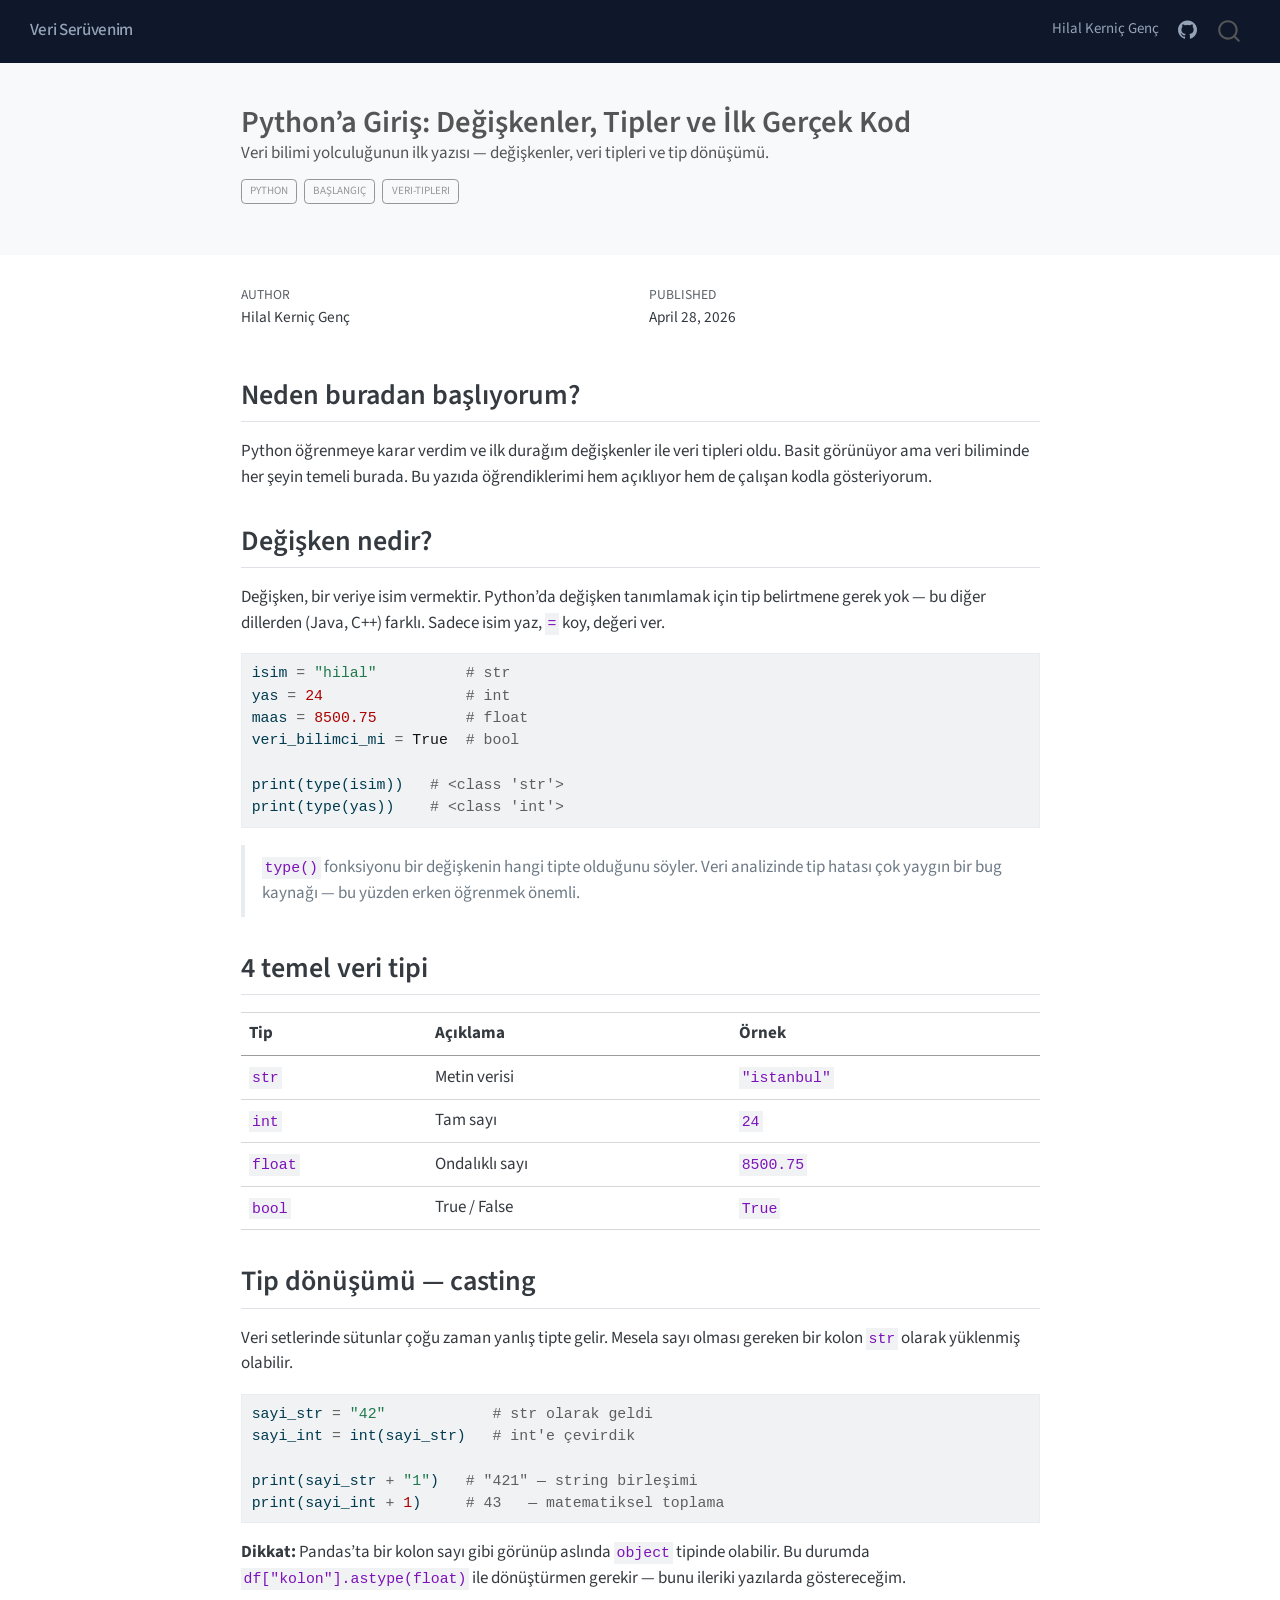
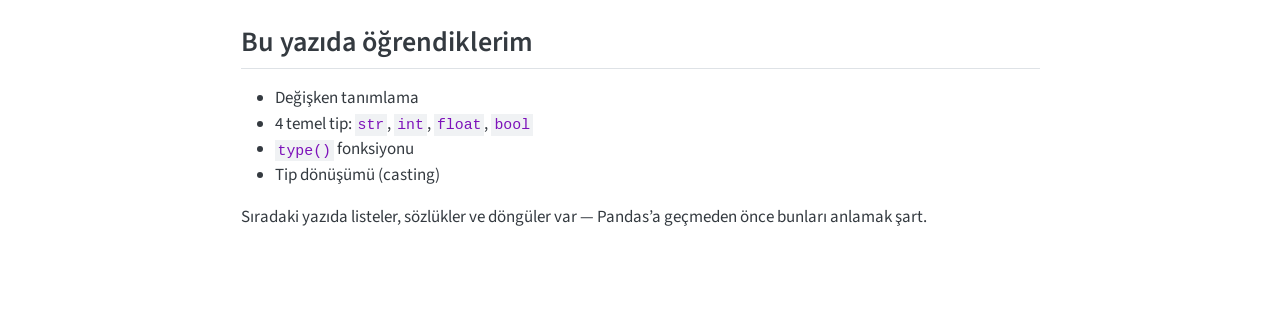
<file: posts/python-temelleri/index.html>
<!DOCTYPE html>
<html xmlns="http://www.w3.org/1999/xhtml" lang="en" xml:lang="en"><head>

<meta charset="utf-8">
<meta name="generator" content="quarto-1.9.37">

<meta name="viewport" content="width=device-width, initial-scale=1.0, user-scalable=yes">

<meta name="author" content="Hilal Kerniç Genç">
<meta name="dcterms.date" content="2026-04-28">
<meta name="description" content="Veri bilimi yolculuğunun ilk yazısı — değişkenler, veri tipleri ve tip dönüşümü.">

<title>Python’a Giriş: Değişkenler, Tipler ve İlk Gerçek Kod – Veri Serüvenim</title>
<style>
/* Default styles provided by pandoc.
** See https://pandoc.org/MANUAL.html#variables-for-html for config info.
*/
code{white-space: pre-wrap;}
span.smallcaps{font-variant: small-caps;}
div.columns{display: flex; gap: min(4vw, 1.5em);}
div.column{flex: auto; overflow-x: auto;}
div.hanging-indent{margin-left: 1.5em; text-indent: -1.5em;}
ul.task-list{list-style: none;}
ul.task-list li input[type="checkbox"] {
  width: 0.8em;
  margin: 0 0.8em 0.2em -1em; /* quarto-specific, see https://github.com/quarto-dev/quarto-cli/issues/4556 */ 
  vertical-align: middle;
}
/* CSS for syntax highlighting */
html { -webkit-text-size-adjust: 100%; }
pre > code.sourceCode { white-space: pre; position: relative; }
pre > code.sourceCode > span { display: inline-block; line-height: 1.25; }
pre > code.sourceCode > span:empty { height: 1.2em; }
.sourceCode { overflow: visible; }
code.sourceCode > span { color: inherit; text-decoration: inherit; }
div.sourceCode { margin: 1em 0; }
pre.sourceCode { margin: 0; }
@media screen {
div.sourceCode { overflow: auto; }
}
@media print {
pre > code.sourceCode { white-space: pre-wrap; }
pre > code.sourceCode > span { text-indent: -5em; padding-left: 5em; }
}
pre.numberSource code
  { counter-reset: source-line 0; }
pre.numberSource code > span
  { position: relative; left: -4em; counter-increment: source-line; }
pre.numberSource code > span > a:first-child::before
  { content: counter(source-line);
    position: relative; left: -1em; text-align: right; vertical-align: baseline;
    border: none; display: inline-block;
    -webkit-touch-callout: none; -webkit-user-select: none;
    -khtml-user-select: none; -moz-user-select: none;
    -ms-user-select: none; user-select: none;
    padding: 0 4px; width: 4em;
  }
pre.numberSource { margin-left: 3em;  padding-left: 4px; }
div.sourceCode
  {   }
@media screen {
pre > code.sourceCode > span > a:first-child::before { text-decoration: underline; }
}
</style>


<script src="../../site_libs/quarto-nav/quarto-nav.js"></script>
<script src="../../site_libs/quarto-nav/headroom.min.js"></script>
<script src="../../site_libs/clipboard/clipboard.min.js"></script>
<script src="../../site_libs/quarto-search/autocomplete.umd.js"></script>
<script src="../../site_libs/quarto-search/fuse.min.js"></script>
<script src="../../site_libs/quarto-search/quarto-search.js"></script>
<meta name="quarto:offset" content="../../">
<script src="../../site_libs/quarto-html/quarto.js" type="module"></script>
<script src="../../site_libs/quarto-html/tabsets/tabsets.js" type="module"></script>
<script src="../../site_libs/quarto-html/popper.min.js"></script>
<script src="../../site_libs/quarto-html/tippy.umd.min.js"></script>
<script src="../../site_libs/quarto-html/anchor.min.js"></script>
<link href="../../site_libs/quarto-html/tippy.css" rel="stylesheet">
<link href="../../site_libs/quarto-html/quarto-syntax-highlighting-7f8f88aac4f3542376d5c11b86a4c14d.css" rel="stylesheet" id="quarto-text-highlighting-styles">
<script src="../../site_libs/bootstrap/bootstrap.min.js"></script>
<link href="../../site_libs/bootstrap/bootstrap-icons.css" rel="stylesheet">
<link href="../../site_libs/bootstrap/bootstrap-a0f9fd0d421825b736dc1bbcbcba2219.min.css" rel="stylesheet" append-hash="true" id="quarto-bootstrap" data-mode="light">
<script id="quarto-search-options" type="application/json">{
  "location": "navbar",
  "copy-button": false,
  "collapse-after": 3,
  "panel-placement": "end",
  "type": "overlay",
  "limit": 50,
  "keyboard-shortcut": [
    "f",
    "/",
    "s"
  ],
  "show-item-context": false,
  "language": {
    "search-no-results-text": "No results",
    "search-matching-documents-text": "matching documents",
    "search-copy-link-title": "Copy link to search",
    "search-hide-matches-text": "Hide additional matches",
    "search-more-match-text": "more match in this document",
    "search-more-matches-text": "more matches in this document",
    "search-clear-button-title": "Clear",
    "search-text-placeholder": "",
    "search-detached-cancel-button-title": "Cancel",
    "search-submit-button-title": "Submit",
    "search-label": "Search"
  }
}</script>


<link rel="stylesheet" href="../../styles.css">
</head>

<body class="nav-fixed fullcontent quarto-light">

<div id="quarto-search-results"></div>
  <header id="quarto-header" class="headroom fixed-top quarto-banner">
    <nav class="navbar navbar-expand-lg " data-bs-theme="dark">
      <div class="navbar-container container-fluid">
      <div class="navbar-brand-container mx-auto">
    <a class="navbar-brand" href="../../index.html">
    <span class="navbar-title">Veri Serüvenim</span>
    </a>
  </div>
            <div id="quarto-search" class="" title="Search"></div>
          <button class="navbar-toggler" type="button" data-bs-toggle="collapse" data-bs-target="#navbarCollapse" aria-controls="navbarCollapse" role="menu" aria-expanded="false" aria-label="Toggle navigation" onclick="if (window.quartoToggleHeadroom) { window.quartoToggleHeadroom(); }">
  <span class="navbar-toggler-icon"></span>
</button>
          <div class="collapse navbar-collapse" id="navbarCollapse">
            <ul class="navbar-nav navbar-nav-scroll ms-auto">
  <li class="nav-item">
    <a class="nav-link" href="../../about.html"> 
<span class="menu-text">Hilal Kerniç Genç</span></a>
  </li>  
  <li class="nav-item compact">
    <a class="nav-link" href="https://github.com/Hilalkernicgenc"> <i class="bi bi-github" role="img">
</i> 
<span class="menu-text"></span></a>
  </li>  
</ul>
          </div> <!-- /navcollapse -->
            <div class="quarto-navbar-tools">
</div>
      </div> <!-- /container-fluid -->
    </nav>
</header>
<!-- content -->
<header id="title-block-header" class="quarto-title-block default page-columns page-full">
  <div class="quarto-title-banner page-columns page-full">
    <div class="quarto-title column-body">
      <h1 class="title">Python’a Giriş: Değişkenler, Tipler ve İlk Gerçek Kod</h1>
                  <div>
        <div class="description">
          Veri bilimi yolculuğunun ilk yazısı — değişkenler, veri tipleri ve tip dönüşümü.
        </div>
      </div>
                          <div class="quarto-categories">
                <div class="quarto-category">python</div>
                <div class="quarto-category">başlangıç</div>
                <div class="quarto-category">veri-tipleri</div>
              </div>
                  </div>
  </div>
    
  
  <div class="quarto-title-meta">

      <div>
      <div class="quarto-title-meta-heading">Author</div>
      <div class="quarto-title-meta-contents">
               <p>Hilal Kerniç Genç </p>
            </div>
    </div>
      
      <div>
      <div class="quarto-title-meta-heading">Published</div>
      <div class="quarto-title-meta-contents">
        <p class="date">April 28, 2026</p>
      </div>
    </div>
    
      
    </div>
    
  
  </header><div id="quarto-content" class="quarto-container page-columns page-rows-contents page-layout-article page-navbar">
<!-- sidebar -->
<!-- margin-sidebar -->
    
<!-- main -->
<main class="content quarto-banner-title-block" id="quarto-document-content">





<section id="neden-buradan-başlıyorum" class="level2">
<h2 class="anchored" data-anchor-id="neden-buradan-başlıyorum">Neden buradan başlıyorum?</h2>
<p>Python öğrenmeye karar verdim ve ilk durağım değişkenler ile veri tipleri oldu. Basit görünüyor ama veri biliminde her şeyin temeli burada. Bu yazıda öğrendiklerimi hem açıklıyor hem de çalışan kodla gösteriyorum.</p>
</section>
<section id="değişken-nedir" class="level2">
<h2 class="anchored" data-anchor-id="değişken-nedir">Değişken nedir?</h2>
<p>Değişken, bir veriye isim vermektir. Python’da değişken tanımlamak için tip belirtmene gerek yok — bu diğer dillerden (Java, C++) farklı. Sadece isim yaz, <code>=</code> koy, değeri ver.</p>
<div class="code-copy-outer-scaffold"><div class="sourceCode" id="cb1"><pre class="sourceCode python code-with-copy"><code class="sourceCode python"><span id="cb1-1"><a href="#cb1-1" aria-hidden="true" tabindex="-1"></a>isim <span class="op">=</span> <span class="st">"hilal"</span>          <span class="co"># str</span></span>
<span id="cb1-2"><a href="#cb1-2" aria-hidden="true" tabindex="-1"></a>yas <span class="op">=</span> <span class="dv">24</span>                <span class="co"># int</span></span>
<span id="cb1-3"><a href="#cb1-3" aria-hidden="true" tabindex="-1"></a>maas <span class="op">=</span> <span class="fl">8500.75</span>          <span class="co"># float</span></span>
<span id="cb1-4"><a href="#cb1-4" aria-hidden="true" tabindex="-1"></a>veri_bilimci_mi <span class="op">=</span> <span class="va">True</span>  <span class="co"># bool</span></span>
<span id="cb1-5"><a href="#cb1-5" aria-hidden="true" tabindex="-1"></a></span>
<span id="cb1-6"><a href="#cb1-6" aria-hidden="true" tabindex="-1"></a><span class="bu">print</span>(<span class="bu">type</span>(isim))   <span class="co"># &lt;class 'str'&gt;</span></span>
<span id="cb1-7"><a href="#cb1-7" aria-hidden="true" tabindex="-1"></a><span class="bu">print</span>(<span class="bu">type</span>(yas))    <span class="co"># &lt;class 'int'&gt;</span></span></code></pre></div><button title="Copy to Clipboard" class="code-copy-button"><i class="bi"></i></button></div>
<blockquote class="blockquote">
<p><code>type()</code> fonksiyonu bir değişkenin hangi tipte olduğunu söyler. Veri analizinde tip hatası çok yaygın bir bug kaynağı — bu yüzden erken öğrenmek önemli.</p>
</blockquote>
</section>
<section id="temel-veri-tipi" class="level2">
<h2 class="anchored" data-anchor-id="temel-veri-tipi">4 temel veri tipi</h2>
<table class="caption-top table">
<thead>
<tr class="header">
<th>Tip</th>
<th>Açıklama</th>
<th>Örnek</th>
</tr>
</thead>
<tbody>
<tr class="odd">
<td><code>str</code></td>
<td>Metin verisi</td>
<td><code>"istanbul"</code></td>
</tr>
<tr class="even">
<td><code>int</code></td>
<td>Tam sayı</td>
<td><code>24</code></td>
</tr>
<tr class="odd">
<td><code>float</code></td>
<td>Ondalıklı sayı</td>
<td><code>8500.75</code></td>
</tr>
<tr class="even">
<td><code>bool</code></td>
<td>True / False</td>
<td><code>True</code></td>
</tr>
</tbody>
</table>
</section>
<section id="tip-dönüşümü-casting" class="level2">
<h2 class="anchored" data-anchor-id="tip-dönüşümü-casting">Tip dönüşümü — casting</h2>
<p>Veri setlerinde sütunlar çoğu zaman yanlış tipte gelir. Mesela sayı olması gereken bir kolon <code>str</code> olarak yüklenmiş olabilir.</p>
<div class="code-copy-outer-scaffold"><div class="sourceCode" id="cb2"><pre class="sourceCode python code-with-copy"><code class="sourceCode python"><span id="cb2-1"><a href="#cb2-1" aria-hidden="true" tabindex="-1"></a>sayi_str <span class="op">=</span> <span class="st">"42"</span>            <span class="co"># str olarak geldi</span></span>
<span id="cb2-2"><a href="#cb2-2" aria-hidden="true" tabindex="-1"></a>sayi_int <span class="op">=</span> <span class="bu">int</span>(sayi_str)   <span class="co"># int'e çevirdik</span></span>
<span id="cb2-3"><a href="#cb2-3" aria-hidden="true" tabindex="-1"></a></span>
<span id="cb2-4"><a href="#cb2-4" aria-hidden="true" tabindex="-1"></a><span class="bu">print</span>(sayi_str <span class="op">+</span> <span class="st">"1"</span>)   <span class="co"># "421" — string birleşimi</span></span>
<span id="cb2-5"><a href="#cb2-5" aria-hidden="true" tabindex="-1"></a><span class="bu">print</span>(sayi_int <span class="op">+</span> <span class="dv">1</span>)     <span class="co"># 43   — matematiksel toplama</span></span></code></pre></div><button title="Copy to Clipboard" class="code-copy-button"><i class="bi"></i></button></div>
<p><strong>Dikkat:</strong> Pandas’ta bir kolon sayı gibi görünüp aslında <code>object</code> tipinde olabilir. Bu durumda <code>df["kolon"].astype(float)</code> ile dönüştürmen gerekir — bunu ileriki yazılarda göstereceğim.</p>
</section>
<section id="bu-yazıda-öğrendiklerim" class="level2">
<h2 class="anchored" data-anchor-id="bu-yazıda-öğrendiklerim">Bu yazıda öğrendiklerim</h2>
<ul>
<li>Değişken tanımlama</li>
<li>4 temel tip: <code>str</code>, <code>int</code>, <code>float</code>, <code>bool</code></li>
<li><code>type()</code> fonksiyonu</li>
<li>Tip dönüşümü (casting)</li>
</ul>
<p>Sıradaki yazıda listeler, sözlükler ve döngüler var — Pandas’a geçmeden önce bunları anlamak şart.</p>


</section>

</main> <!-- /main -->
<script id="quarto-html-after-body" type="application/javascript">
  window.document.addEventListener("DOMContentLoaded", function (event) {
    const icon = "";
    const anchorJS = new window.AnchorJS();
    anchorJS.options = {
      placement: 'right',
      icon: icon
    };
    anchorJS.add('.anchored');
    const isCodeAnnotation = (el) => {
      for (const clz of el.classList) {
        if (clz.startsWith('code-annotation-')) {                     
          return true;
        }
      }
      return false;
    }
    const onCopySuccess = function(e) {
      // button target
      const button = e.trigger;
      // don't keep focus
      button.blur();
      // flash "checked"
      button.classList.add('code-copy-button-checked');
      var currentTitle = button.getAttribute("title");
      button.setAttribute("title", "Copied!");
      let tooltip;
      if (window.bootstrap) {
        button.setAttribute("data-bs-toggle", "tooltip");
        button.setAttribute("data-bs-placement", "left");
        button.setAttribute("data-bs-title", "Copied!");
        tooltip = new bootstrap.Tooltip(button, 
          { trigger: "manual", 
            customClass: "code-copy-button-tooltip",
            offset: [0, -8]});
        tooltip.show();    
      }
      setTimeout(function() {
        if (tooltip) {
          tooltip.hide();
          button.removeAttribute("data-bs-title");
          button.removeAttribute("data-bs-toggle");
          button.removeAttribute("data-bs-placement");
        }
        button.setAttribute("title", currentTitle);
        button.classList.remove('code-copy-button-checked');
      }, 1000);
      // clear code selection
      e.clearSelection();
    }
    const getTextToCopy = function(trigger) {
      const outerScaffold = trigger.parentElement.cloneNode(true);
      const codeEl = outerScaffold.querySelector('code');
      for (const childEl of codeEl.children) {
        if (isCodeAnnotation(childEl)) {
          childEl.remove();
        }
      }
      return codeEl.innerText;
    }
    const clipboard = new window.ClipboardJS('.code-copy-button:not([data-in-quarto-modal])', {
      text: getTextToCopy
    });
    clipboard.on('success', onCopySuccess);
    if (window.document.getElementById('quarto-embedded-source-code-modal')) {
      const clipboardModal = new window.ClipboardJS('.code-copy-button[data-in-quarto-modal]', {
        text: getTextToCopy,
        container: window.document.getElementById('quarto-embedded-source-code-modal')
      });
      clipboardModal.on('success', onCopySuccess);
    }
      var localhostRegex = new RegExp(/^(?:http|https):\/\/localhost\:?[0-9]*\//);
      var mailtoRegex = new RegExp(/^mailto:/);
        var filterRegex = new RegExp("https:\/\/Hilalkernicgenc\.github\.io");
      var isInternal = (href) => {
          return filterRegex.test(href) || localhostRegex.test(href) || mailtoRegex.test(href);
      }
      // Inspect non-navigation links and adorn them if external
     var links = window.document.querySelectorAll('a[href]:not(.nav-link):not(.navbar-brand):not(.toc-action):not(.sidebar-link):not(.sidebar-item-toggle):not(.pagination-link):not(.no-external):not([aria-hidden]):not(.dropdown-item):not(.quarto-navigation-tool):not(.about-link)');
      for (var i=0; i<links.length; i++) {
        const link = links[i];
        if (!isInternal(link.href)) {
          // undo the damage that might have been done by quarto-nav.js in the case of
          // links that we want to consider external
          if (link.dataset.originalHref !== undefined) {
            link.href = link.dataset.originalHref;
          }
        }
      }
    function tippyHover(el, contentFn, onTriggerFn, onUntriggerFn) {
      const config = {
        allowHTML: true,
        maxWidth: 500,
        delay: 100,
        arrow: false,
        appendTo: function(el) {
            return el.parentElement;
        },
        interactive: true,
        interactiveBorder: 10,
        theme: 'quarto',
        placement: 'bottom-start',
      };
      if (contentFn) {
        config.content = contentFn;
      }
      if (onTriggerFn) {
        config.onTrigger = onTriggerFn;
      }
      if (onUntriggerFn) {
        config.onUntrigger = onUntriggerFn;
      }
      window.tippy(el, config); 
    }
    const noterefs = window.document.querySelectorAll('a[role="doc-noteref"]');
    for (var i=0; i<noterefs.length; i++) {
      const ref = noterefs[i];
      tippyHover(ref, function() {
        // use id or data attribute instead here
        let href = ref.getAttribute('data-footnote-href') || ref.getAttribute('href');
        try { href = new URL(href).hash; } catch {}
        const id = href.replace(/^#\/?/, "");
        const note = window.document.getElementById(id);
        if (note) {
          return note.innerHTML;
        } else {
          return "";
        }
      });
    }
    const xrefs = window.document.querySelectorAll('a.quarto-xref');
    const processXRef = (id, note) => {
      // Strip column container classes
      const stripColumnClz = (el) => {
        el.classList.remove("page-full", "page-columns");
        if (el.children) {
          for (const child of el.children) {
            stripColumnClz(child);
          }
        }
      }
      stripColumnClz(note)
      if (id === null || id.startsWith('sec-')) {
        // Special case sections, only their first couple elements
        const container = document.createElement("div");
        if (note.children && note.children.length > 2) {
          container.appendChild(note.children[0].cloneNode(true));
          for (let i = 1; i < note.children.length; i++) {
            const child = note.children[i];
            if (child.tagName === "P" && child.innerText === "") {
              continue;
            } else {
              container.appendChild(child.cloneNode(true));
              break;
            }
          }
          if (window.Quarto?.typesetMath) {
            window.Quarto.typesetMath(container);
          }
          return container.innerHTML
        } else {
          if (window.Quarto?.typesetMath) {
            window.Quarto.typesetMath(note);
          }
          return note.innerHTML;
        }
      } else {
        // Remove any anchor links if they are present
        const anchorLink = note.querySelector('a.anchorjs-link');
        if (anchorLink) {
          anchorLink.remove();
        }
        if (window.Quarto?.typesetMath) {
          window.Quarto.typesetMath(note);
        }
        if (note.classList.contains("callout")) {
          return note.outerHTML;
        } else {
          return note.innerHTML;
        }
      }
    }
    for (var i=0; i<xrefs.length; i++) {
      const xref = xrefs[i];
      tippyHover(xref, undefined, function(instance) {
        instance.disable();
        let url = xref.getAttribute('href');
        let hash = undefined; 
        if (url.startsWith('#')) {
          hash = url;
        } else {
          try { hash = new URL(url).hash; } catch {}
        }
        if (hash) {
          const id = hash.replace(/^#\/?/, "");
          const note = window.document.getElementById(id);
          if (note !== null) {
            try {
              const html = processXRef(id, note.cloneNode(true));
              instance.setContent(html);
            } finally {
              instance.enable();
              instance.show();
            }
          } else {
            // See if we can fetch this
            fetch(url.split('#')[0])
            .then(res => res.text())
            .then(html => {
              const parser = new DOMParser();
              const htmlDoc = parser.parseFromString(html, "text/html");
              const note = htmlDoc.getElementById(id);
              if (note !== null) {
                const html = processXRef(id, note);
                instance.setContent(html);
              } 
            }).finally(() => {
              instance.enable();
              instance.show();
            });
          }
        } else {
          // See if we can fetch a full url (with no hash to target)
          // This is a special case and we should probably do some content thinning / targeting
          fetch(url)
          .then(res => res.text())
          .then(html => {
            const parser = new DOMParser();
            const htmlDoc = parser.parseFromString(html, "text/html");
            const note = htmlDoc.querySelector('main.content');
            if (note !== null) {
              // This should only happen for chapter cross references
              // (since there is no id in the URL)
              // remove the first header
              if (note.children.length > 0 && note.children[0].tagName === "HEADER") {
                note.children[0].remove();
              }
              const html = processXRef(null, note);
              instance.setContent(html);
            } 
          }).finally(() => {
            instance.enable();
            instance.show();
          });
        }
      }, function(instance) {
      });
    }
        let selectedAnnoteEl;
        const selectorForAnnotation = ( cell, annotation) => {
          let cellAttr = 'data-code-cell="' + cell + '"';
          let lineAttr = 'data-code-annotation="' +  annotation + '"';
          const selector = 'span[' + cellAttr + '][' + lineAttr + ']';
          return selector;
        }
        const selectCodeLines = (annoteEl) => {
          const doc = window.document;
          const targetCell = annoteEl.getAttribute("data-target-cell");
          const targetAnnotation = annoteEl.getAttribute("data-target-annotation");
          const annoteSpan = window.document.querySelector(selectorForAnnotation(targetCell, targetAnnotation));
          const lines = annoteSpan.getAttribute("data-code-lines").split(",");
          const lineIds = lines.map((line) => {
            return targetCell + "-" + line;
          })
          let top = null;
          let height = null;
          let parent = null;
          if (lineIds.length > 0) {
              //compute the position of the single el (top and bottom and make a div)
              const el = window.document.getElementById(lineIds[0]);
              top = el.offsetTop;
              height = el.offsetHeight;
              parent = el.parentElement.parentElement;
            if (lineIds.length > 1) {
              const lastEl = window.document.getElementById(lineIds[lineIds.length - 1]);
              const bottom = lastEl.offsetTop + lastEl.offsetHeight;
              height = bottom - top;
            }
            if (top !== null && height !== null && parent !== null) {
              // cook up a div (if necessary) and position it 
              let div = window.document.getElementById("code-annotation-line-highlight");
              if (div === null) {
                div = window.document.createElement("div");
                div.setAttribute("id", "code-annotation-line-highlight");
                div.style.position = 'absolute';
                parent.appendChild(div);
              }
              div.style.top = top - 2 + "px";
              div.style.height = height + 4 + "px";
              div.style.left = 0;
              let gutterDiv = window.document.getElementById("code-annotation-line-highlight-gutter");
              if (gutterDiv === null) {
                gutterDiv = window.document.createElement("div");
                gutterDiv.setAttribute("id", "code-annotation-line-highlight-gutter");
                gutterDiv.style.position = 'absolute';
                const codeCell = window.document.getElementById(targetCell);
                const gutter = codeCell.querySelector('.code-annotation-gutter');
                gutter.appendChild(gutterDiv);
              }
              gutterDiv.style.top = top - 2 + "px";
              gutterDiv.style.height = height + 4 + "px";
            }
            selectedAnnoteEl = annoteEl;
          }
        };
        const unselectCodeLines = () => {
          const elementsIds = ["code-annotation-line-highlight", "code-annotation-line-highlight-gutter"];
          elementsIds.forEach((elId) => {
            const div = window.document.getElementById(elId);
            if (div) {
              div.remove();
            }
          });
          selectedAnnoteEl = undefined;
        };
          // Handle positioning of the toggle
      window.addEventListener(
        "resize",
        throttle(() => {
          elRect = undefined;
          if (selectedAnnoteEl) {
            selectCodeLines(selectedAnnoteEl);
          }
        }, 10)
      );
      function throttle(fn, ms) {
      let throttle = false;
      let timer;
        return (...args) => {
          if(!throttle) { // first call gets through
              fn.apply(this, args);
              throttle = true;
          } else { // all the others get throttled
              if(timer) clearTimeout(timer); // cancel #2
              timer = setTimeout(() => {
                fn.apply(this, args);
                timer = throttle = false;
              }, ms);
          }
        };
      }
        // Attach click handler to the DT
        const annoteDls = window.document.querySelectorAll('dt[data-target-cell]');
        for (const annoteDlNode of annoteDls) {
          annoteDlNode.addEventListener('click', (event) => {
            const clickedEl = event.target;
            if (clickedEl !== selectedAnnoteEl) {
              unselectCodeLines();
              const activeEl = window.document.querySelector('dt[data-target-cell].code-annotation-active');
              if (activeEl) {
                activeEl.classList.remove('code-annotation-active');
              }
              selectCodeLines(clickedEl);
              clickedEl.classList.add('code-annotation-active');
            } else {
              // Unselect the line
              unselectCodeLines();
              clickedEl.classList.remove('code-annotation-active');
            }
          });
        }
    const findCites = (el) => {
      const parentEl = el.parentElement;
      if (parentEl) {
        const cites = parentEl.dataset.cites;
        if (cites) {
          return {
            el,
            cites: cites.split(' ')
          };
        } else {
          return findCites(el.parentElement)
        }
      } else {
        return undefined;
      }
    };
    var bibliorefs = window.document.querySelectorAll('a[role="doc-biblioref"]');
    for (var i=0; i<bibliorefs.length; i++) {
      const ref = bibliorefs[i];
      const citeInfo = findCites(ref);
      if (citeInfo) {
        tippyHover(citeInfo.el, function() {
          var popup = window.document.createElement('div');
          citeInfo.cites.forEach(function(cite) {
            var citeDiv = window.document.createElement('div');
            citeDiv.classList.add('hanging-indent');
            citeDiv.classList.add('csl-entry');
            var biblioDiv = window.document.getElementById('ref-' + cite);
            if (biblioDiv) {
              citeDiv.innerHTML = biblioDiv.innerHTML;
            }
            popup.appendChild(citeDiv);
          });
          return popup.innerHTML;
        });
      }
    }
  });
  </script>
</div> <!-- /content -->




</body></html>
</file>
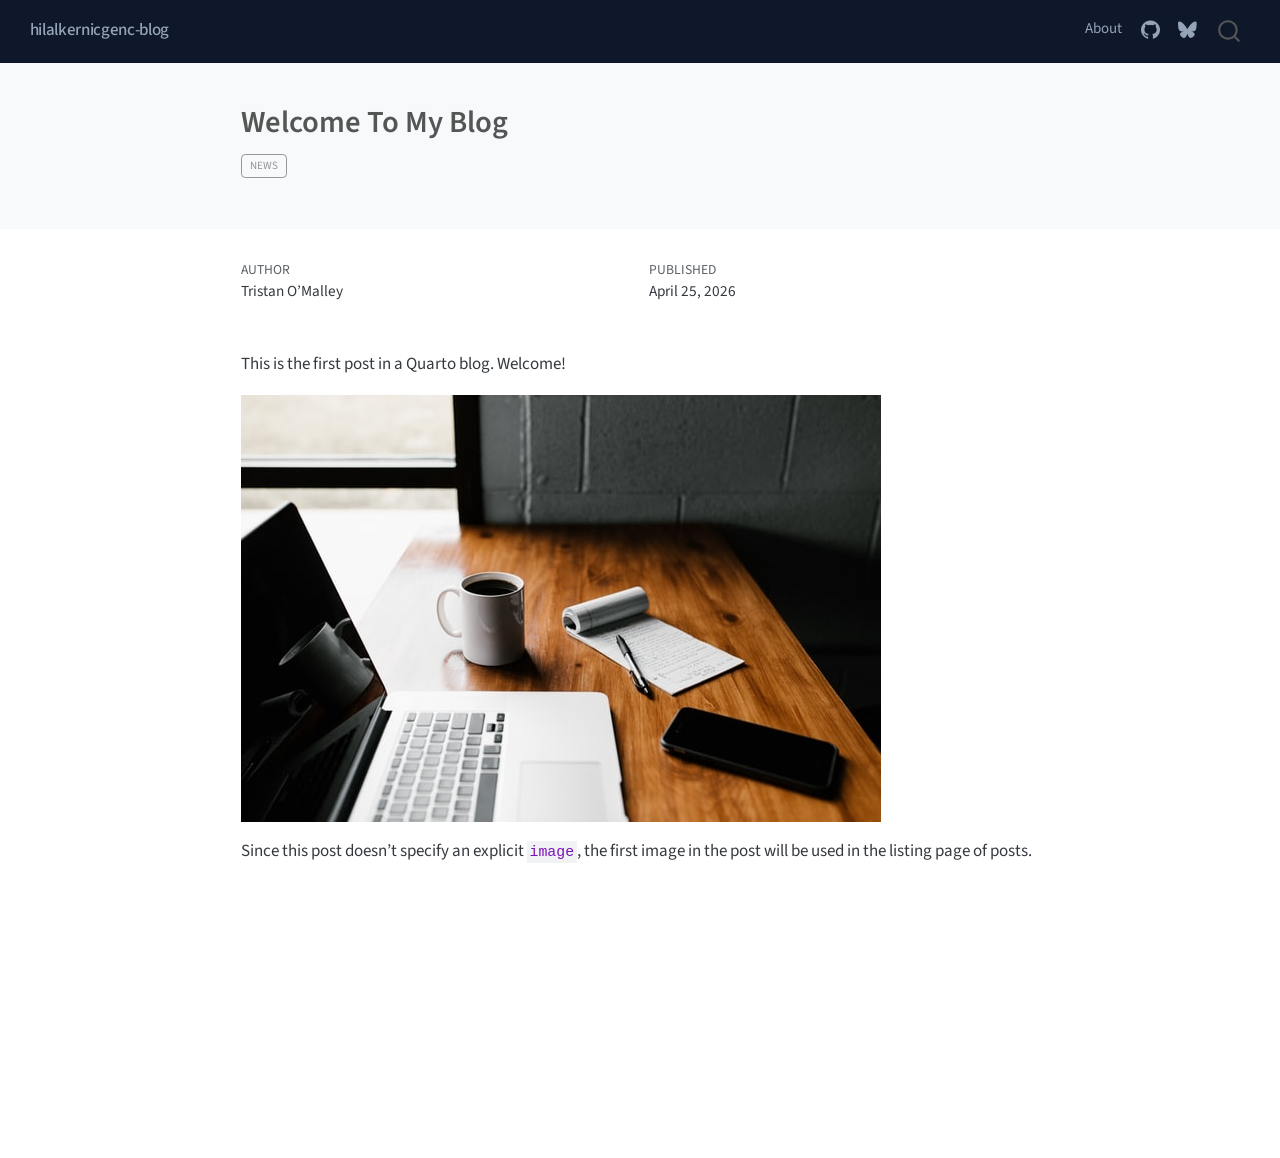
<file: posts/welcome/index.html>
<!DOCTYPE html>
<html xmlns="http://www.w3.org/1999/xhtml" lang="en" xml:lang="en"><head>

<meta charset="utf-8">
<meta name="generator" content="quarto-1.9.37">

<meta name="viewport" content="width=device-width, initial-scale=1.0, user-scalable=yes">

<meta name="author" content="Tristan O’Malley">
<meta name="dcterms.date" content="2026-04-25">

<title>Welcome To My Blog – hilalkernicgenc-blog</title>
<style>
/* Default styles provided by pandoc.
** See https://pandoc.org/MANUAL.html#variables-for-html for config info.
*/
code{white-space: pre-wrap;}
span.smallcaps{font-variant: small-caps;}
div.columns{display: flex; gap: min(4vw, 1.5em);}
div.column{flex: auto; overflow-x: auto;}
div.hanging-indent{margin-left: 1.5em; text-indent: -1.5em;}
ul.task-list{list-style: none;}
ul.task-list li input[type="checkbox"] {
  width: 0.8em;
  margin: 0 0.8em 0.2em -1em; /* quarto-specific, see https://github.com/quarto-dev/quarto-cli/issues/4556 */ 
  vertical-align: middle;
}
</style>


<script src="../../site_libs/quarto-nav/quarto-nav.js"></script>
<script src="../../site_libs/quarto-nav/headroom.min.js"></script>
<script src="../../site_libs/clipboard/clipboard.min.js"></script>
<script src="../../site_libs/quarto-search/autocomplete.umd.js"></script>
<script src="../../site_libs/quarto-search/fuse.min.js"></script>
<script src="../../site_libs/quarto-search/quarto-search.js"></script>
<meta name="quarto:offset" content="../../">
<script src="../../site_libs/quarto-html/quarto.js" type="module"></script>
<script src="../../site_libs/quarto-html/tabsets/tabsets.js" type="module"></script>
<script src="../../site_libs/quarto-html/popper.min.js"></script>
<script src="../../site_libs/quarto-html/tippy.umd.min.js"></script>
<script src="../../site_libs/quarto-html/anchor.min.js"></script>
<link href="../../site_libs/quarto-html/tippy.css" rel="stylesheet">
<link href="../../site_libs/quarto-html/quarto-syntax-highlighting-7f8f88aac4f3542376d5c11b86a4c14d.css" rel="stylesheet" id="quarto-text-highlighting-styles">
<script src="../../site_libs/bootstrap/bootstrap.min.js"></script>
<link href="../../site_libs/bootstrap/bootstrap-icons.css" rel="stylesheet">
<link href="../../site_libs/bootstrap/bootstrap-a0f9fd0d421825b736dc1bbcbcba2219.min.css" rel="stylesheet" append-hash="true" id="quarto-bootstrap" data-mode="light">
<script id="quarto-search-options" type="application/json">{
  "location": "navbar",
  "copy-button": false,
  "collapse-after": 3,
  "panel-placement": "end",
  "type": "overlay",
  "limit": 50,
  "keyboard-shortcut": [
    "f",
    "/",
    "s"
  ],
  "show-item-context": false,
  "language": {
    "search-no-results-text": "No results",
    "search-matching-documents-text": "matching documents",
    "search-copy-link-title": "Copy link to search",
    "search-hide-matches-text": "Hide additional matches",
    "search-more-match-text": "more match in this document",
    "search-more-matches-text": "more matches in this document",
    "search-clear-button-title": "Clear",
    "search-text-placeholder": "",
    "search-detached-cancel-button-title": "Cancel",
    "search-submit-button-title": "Submit",
    "search-label": "Search"
  }
}</script>


<link rel="stylesheet" href="../../styles.css">
</head>

<body class="nav-fixed fullcontent quarto-light">

<div id="quarto-search-results"></div>
  <header id="quarto-header" class="headroom fixed-top quarto-banner">
    <nav class="navbar navbar-expand-lg " data-bs-theme="dark">
      <div class="navbar-container container-fluid">
      <div class="navbar-brand-container mx-auto">
    <a class="navbar-brand" href="../../index.html">
    <span class="navbar-title">hilalkernicgenc-blog</span>
    </a>
  </div>
            <div id="quarto-search" class="" title="Search"></div>
          <button class="navbar-toggler" type="button" data-bs-toggle="collapse" data-bs-target="#navbarCollapse" aria-controls="navbarCollapse" role="menu" aria-expanded="false" aria-label="Toggle navigation" onclick="if (window.quartoToggleHeadroom) { window.quartoToggleHeadroom(); }">
  <span class="navbar-toggler-icon"></span>
</button>
          <div class="collapse navbar-collapse" id="navbarCollapse">
            <ul class="navbar-nav navbar-nav-scroll ms-auto">
  <li class="nav-item">
    <a class="nav-link" href="../../about.html"> 
<span class="menu-text">About</span></a>
  </li>  
  <li class="nav-item compact">
    <a class="nav-link" href="https://github.com/"> <i class="bi bi-github" role="img">
</i> 
<span class="menu-text"></span></a>
  </li>  
  <li class="nav-item compact">
    <a class="nav-link" href="https://bsky.app/"> <i class="bi bi-bluesky" role="img">
</i> 
<span class="menu-text"></span></a>
  </li>  
</ul>
          </div> <!-- /navcollapse -->
            <div class="quarto-navbar-tools">
</div>
      </div> <!-- /container-fluid -->
    </nav>
</header>
<!-- content -->
<header id="title-block-header" class="quarto-title-block default page-columns page-full">
  <div class="quarto-title-banner page-columns page-full">
    <div class="quarto-title column-body">
      <h1 class="title">Welcome To My Blog</h1>
                                <div class="quarto-categories">
                <div class="quarto-category">news</div>
              </div>
                  </div>
  </div>
    
  
  <div class="quarto-title-meta">

      <div>
      <div class="quarto-title-meta-heading">Author</div>
      <div class="quarto-title-meta-contents">
               <p>Tristan O’Malley </p>
            </div>
    </div>
      
      <div>
      <div class="quarto-title-meta-heading">Published</div>
      <div class="quarto-title-meta-contents">
        <p class="date">April 25, 2026</p>
      </div>
    </div>
    
      
    </div>
    
  
  </header><div id="quarto-content" class="quarto-container page-columns page-rows-contents page-layout-article page-navbar">
<!-- sidebar -->
<!-- margin-sidebar -->
    
<!-- main -->
<main class="content quarto-banner-title-block" id="quarto-document-content">





<p>This is the first post in a Quarto blog. Welcome!</p>
<p><img src="thumbnail.jpg" class="img-fluid"></p>
<p>Since this post doesn’t specify an explicit <code>image</code>, the first image in the post will be used in the listing page of posts.</p>



</main> <!-- /main -->
<script id="quarto-html-after-body" type="application/javascript">
  window.document.addEventListener("DOMContentLoaded", function (event) {
    const icon = "";
    const anchorJS = new window.AnchorJS();
    anchorJS.options = {
      placement: 'right',
      icon: icon
    };
    anchorJS.add('.anchored');
    const isCodeAnnotation = (el) => {
      for (const clz of el.classList) {
        if (clz.startsWith('code-annotation-')) {                     
          return true;
        }
      }
      return false;
    }
    const onCopySuccess = function(e) {
      // button target
      const button = e.trigger;
      // don't keep focus
      button.blur();
      // flash "checked"
      button.classList.add('code-copy-button-checked');
      var currentTitle = button.getAttribute("title");
      button.setAttribute("title", "Copied!");
      let tooltip;
      if (window.bootstrap) {
        button.setAttribute("data-bs-toggle", "tooltip");
        button.setAttribute("data-bs-placement", "left");
        button.setAttribute("data-bs-title", "Copied!");
        tooltip = new bootstrap.Tooltip(button, 
          { trigger: "manual", 
            customClass: "code-copy-button-tooltip",
            offset: [0, -8]});
        tooltip.show();    
      }
      setTimeout(function() {
        if (tooltip) {
          tooltip.hide();
          button.removeAttribute("data-bs-title");
          button.removeAttribute("data-bs-toggle");
          button.removeAttribute("data-bs-placement");
        }
        button.setAttribute("title", currentTitle);
        button.classList.remove('code-copy-button-checked');
      }, 1000);
      // clear code selection
      e.clearSelection();
    }
    const getTextToCopy = function(trigger) {
      const outerScaffold = trigger.parentElement.cloneNode(true);
      const codeEl = outerScaffold.querySelector('code');
      for (const childEl of codeEl.children) {
        if (isCodeAnnotation(childEl)) {
          childEl.remove();
        }
      }
      return codeEl.innerText;
    }
    const clipboard = new window.ClipboardJS('.code-copy-button:not([data-in-quarto-modal])', {
      text: getTextToCopy
    });
    clipboard.on('success', onCopySuccess);
    if (window.document.getElementById('quarto-embedded-source-code-modal')) {
      const clipboardModal = new window.ClipboardJS('.code-copy-button[data-in-quarto-modal]', {
        text: getTextToCopy,
        container: window.document.getElementById('quarto-embedded-source-code-modal')
      });
      clipboardModal.on('success', onCopySuccess);
    }
      var localhostRegex = new RegExp(/^(?:http|https):\/\/localhost\:?[0-9]*\//);
      var mailtoRegex = new RegExp(/^mailto:/);
        var filterRegex = new RegExp("https:\/\/your-website-url\.example\.com");
      var isInternal = (href) => {
          return filterRegex.test(href) || localhostRegex.test(href) || mailtoRegex.test(href);
      }
      // Inspect non-navigation links and adorn them if external
     var links = window.document.querySelectorAll('a[href]:not(.nav-link):not(.navbar-brand):not(.toc-action):not(.sidebar-link):not(.sidebar-item-toggle):not(.pagination-link):not(.no-external):not([aria-hidden]):not(.dropdown-item):not(.quarto-navigation-tool):not(.about-link)');
      for (var i=0; i<links.length; i++) {
        const link = links[i];
        if (!isInternal(link.href)) {
          // undo the damage that might have been done by quarto-nav.js in the case of
          // links that we want to consider external
          if (link.dataset.originalHref !== undefined) {
            link.href = link.dataset.originalHref;
          }
        }
      }
    function tippyHover(el, contentFn, onTriggerFn, onUntriggerFn) {
      const config = {
        allowHTML: true,
        maxWidth: 500,
        delay: 100,
        arrow: false,
        appendTo: function(el) {
            return el.parentElement;
        },
        interactive: true,
        interactiveBorder: 10,
        theme: 'quarto',
        placement: 'bottom-start',
      };
      if (contentFn) {
        config.content = contentFn;
      }
      if (onTriggerFn) {
        config.onTrigger = onTriggerFn;
      }
      if (onUntriggerFn) {
        config.onUntrigger = onUntriggerFn;
      }
      window.tippy(el, config); 
    }
    const noterefs = window.document.querySelectorAll('a[role="doc-noteref"]');
    for (var i=0; i<noterefs.length; i++) {
      const ref = noterefs[i];
      tippyHover(ref, function() {
        // use id or data attribute instead here
        let href = ref.getAttribute('data-footnote-href') || ref.getAttribute('href');
        try { href = new URL(href).hash; } catch {}
        const id = href.replace(/^#\/?/, "");
        const note = window.document.getElementById(id);
        if (note) {
          return note.innerHTML;
        } else {
          return "";
        }
      });
    }
    const xrefs = window.document.querySelectorAll('a.quarto-xref');
    const processXRef = (id, note) => {
      // Strip column container classes
      const stripColumnClz = (el) => {
        el.classList.remove("page-full", "page-columns");
        if (el.children) {
          for (const child of el.children) {
            stripColumnClz(child);
          }
        }
      }
      stripColumnClz(note)
      if (id === null || id.startsWith('sec-')) {
        // Special case sections, only their first couple elements
        const container = document.createElement("div");
        if (note.children && note.children.length > 2) {
          container.appendChild(note.children[0].cloneNode(true));
          for (let i = 1; i < note.children.length; i++) {
            const child = note.children[i];
            if (child.tagName === "P" && child.innerText === "") {
              continue;
            } else {
              container.appendChild(child.cloneNode(true));
              break;
            }
          }
          if (window.Quarto?.typesetMath) {
            window.Quarto.typesetMath(container);
          }
          return container.innerHTML
        } else {
          if (window.Quarto?.typesetMath) {
            window.Quarto.typesetMath(note);
          }
          return note.innerHTML;
        }
      } else {
        // Remove any anchor links if they are present
        const anchorLink = note.querySelector('a.anchorjs-link');
        if (anchorLink) {
          anchorLink.remove();
        }
        if (window.Quarto?.typesetMath) {
          window.Quarto.typesetMath(note);
        }
        if (note.classList.contains("callout")) {
          return note.outerHTML;
        } else {
          return note.innerHTML;
        }
      }
    }
    for (var i=0; i<xrefs.length; i++) {
      const xref = xrefs[i];
      tippyHover(xref, undefined, function(instance) {
        instance.disable();
        let url = xref.getAttribute('href');
        let hash = undefined; 
        if (url.startsWith('#')) {
          hash = url;
        } else {
          try { hash = new URL(url).hash; } catch {}
        }
        if (hash) {
          const id = hash.replace(/^#\/?/, "");
          const note = window.document.getElementById(id);
          if (note !== null) {
            try {
              const html = processXRef(id, note.cloneNode(true));
              instance.setContent(html);
            } finally {
              instance.enable();
              instance.show();
            }
          } else {
            // See if we can fetch this
            fetch(url.split('#')[0])
            .then(res => res.text())
            .then(html => {
              const parser = new DOMParser();
              const htmlDoc = parser.parseFromString(html, "text/html");
              const note = htmlDoc.getElementById(id);
              if (note !== null) {
                const html = processXRef(id, note);
                instance.setContent(html);
              } 
            }).finally(() => {
              instance.enable();
              instance.show();
            });
          }
        } else {
          // See if we can fetch a full url (with no hash to target)
          // This is a special case and we should probably do some content thinning / targeting
          fetch(url)
          .then(res => res.text())
          .then(html => {
            const parser = new DOMParser();
            const htmlDoc = parser.parseFromString(html, "text/html");
            const note = htmlDoc.querySelector('main.content');
            if (note !== null) {
              // This should only happen for chapter cross references
              // (since there is no id in the URL)
              // remove the first header
              if (note.children.length > 0 && note.children[0].tagName === "HEADER") {
                note.children[0].remove();
              }
              const html = processXRef(null, note);
              instance.setContent(html);
            } 
          }).finally(() => {
            instance.enable();
            instance.show();
          });
        }
      }, function(instance) {
      });
    }
        let selectedAnnoteEl;
        const selectorForAnnotation = ( cell, annotation) => {
          let cellAttr = 'data-code-cell="' + cell + '"';
          let lineAttr = 'data-code-annotation="' +  annotation + '"';
          const selector = 'span[' + cellAttr + '][' + lineAttr + ']';
          return selector;
        }
        const selectCodeLines = (annoteEl) => {
          const doc = window.document;
          const targetCell = annoteEl.getAttribute("data-target-cell");
          const targetAnnotation = annoteEl.getAttribute("data-target-annotation");
          const annoteSpan = window.document.querySelector(selectorForAnnotation(targetCell, targetAnnotation));
          const lines = annoteSpan.getAttribute("data-code-lines").split(",");
          const lineIds = lines.map((line) => {
            return targetCell + "-" + line;
          })
          let top = null;
          let height = null;
          let parent = null;
          if (lineIds.length > 0) {
              //compute the position of the single el (top and bottom and make a div)
              const el = window.document.getElementById(lineIds[0]);
              top = el.offsetTop;
              height = el.offsetHeight;
              parent = el.parentElement.parentElement;
            if (lineIds.length > 1) {
              const lastEl = window.document.getElementById(lineIds[lineIds.length - 1]);
              const bottom = lastEl.offsetTop + lastEl.offsetHeight;
              height = bottom - top;
            }
            if (top !== null && height !== null && parent !== null) {
              // cook up a div (if necessary) and position it 
              let div = window.document.getElementById("code-annotation-line-highlight");
              if (div === null) {
                div = window.document.createElement("div");
                div.setAttribute("id", "code-annotation-line-highlight");
                div.style.position = 'absolute';
                parent.appendChild(div);
              }
              div.style.top = top - 2 + "px";
              div.style.height = height + 4 + "px";
              div.style.left = 0;
              let gutterDiv = window.document.getElementById("code-annotation-line-highlight-gutter");
              if (gutterDiv === null) {
                gutterDiv = window.document.createElement("div");
                gutterDiv.setAttribute("id", "code-annotation-line-highlight-gutter");
                gutterDiv.style.position = 'absolute';
                const codeCell = window.document.getElementById(targetCell);
                const gutter = codeCell.querySelector('.code-annotation-gutter');
                gutter.appendChild(gutterDiv);
              }
              gutterDiv.style.top = top - 2 + "px";
              gutterDiv.style.height = height + 4 + "px";
            }
            selectedAnnoteEl = annoteEl;
          }
        };
        const unselectCodeLines = () => {
          const elementsIds = ["code-annotation-line-highlight", "code-annotation-line-highlight-gutter"];
          elementsIds.forEach((elId) => {
            const div = window.document.getElementById(elId);
            if (div) {
              div.remove();
            }
          });
          selectedAnnoteEl = undefined;
        };
          // Handle positioning of the toggle
      window.addEventListener(
        "resize",
        throttle(() => {
          elRect = undefined;
          if (selectedAnnoteEl) {
            selectCodeLines(selectedAnnoteEl);
          }
        }, 10)
      );
      function throttle(fn, ms) {
      let throttle = false;
      let timer;
        return (...args) => {
          if(!throttle) { // first call gets through
              fn.apply(this, args);
              throttle = true;
          } else { // all the others get throttled
              if(timer) clearTimeout(timer); // cancel #2
              timer = setTimeout(() => {
                fn.apply(this, args);
                timer = throttle = false;
              }, ms);
          }
        };
      }
        // Attach click handler to the DT
        const annoteDls = window.document.querySelectorAll('dt[data-target-cell]');
        for (const annoteDlNode of annoteDls) {
          annoteDlNode.addEventListener('click', (event) => {
            const clickedEl = event.target;
            if (clickedEl !== selectedAnnoteEl) {
              unselectCodeLines();
              const activeEl = window.document.querySelector('dt[data-target-cell].code-annotation-active');
              if (activeEl) {
                activeEl.classList.remove('code-annotation-active');
              }
              selectCodeLines(clickedEl);
              clickedEl.classList.add('code-annotation-active');
            } else {
              // Unselect the line
              unselectCodeLines();
              clickedEl.classList.remove('code-annotation-active');
            }
          });
        }
    const findCites = (el) => {
      const parentEl = el.parentElement;
      if (parentEl) {
        const cites = parentEl.dataset.cites;
        if (cites) {
          return {
            el,
            cites: cites.split(' ')
          };
        } else {
          return findCites(el.parentElement)
        }
      } else {
        return undefined;
      }
    };
    var bibliorefs = window.document.querySelectorAll('a[role="doc-biblioref"]');
    for (var i=0; i<bibliorefs.length; i++) {
      const ref = bibliorefs[i];
      const citeInfo = findCites(ref);
      if (citeInfo) {
        tippyHover(citeInfo.el, function() {
          var popup = window.document.createElement('div');
          citeInfo.cites.forEach(function(cite) {
            var citeDiv = window.document.createElement('div');
            citeDiv.classList.add('hanging-indent');
            citeDiv.classList.add('csl-entry');
            var biblioDiv = window.document.getElementById('ref-' + cite);
            if (biblioDiv) {
              citeDiv.innerHTML = biblioDiv.innerHTML;
            }
            popup.appendChild(citeDiv);
          });
          return popup.innerHTML;
        });
      }
    }
  });
  </script>
</div> <!-- /content -->




</body></html>
</file>
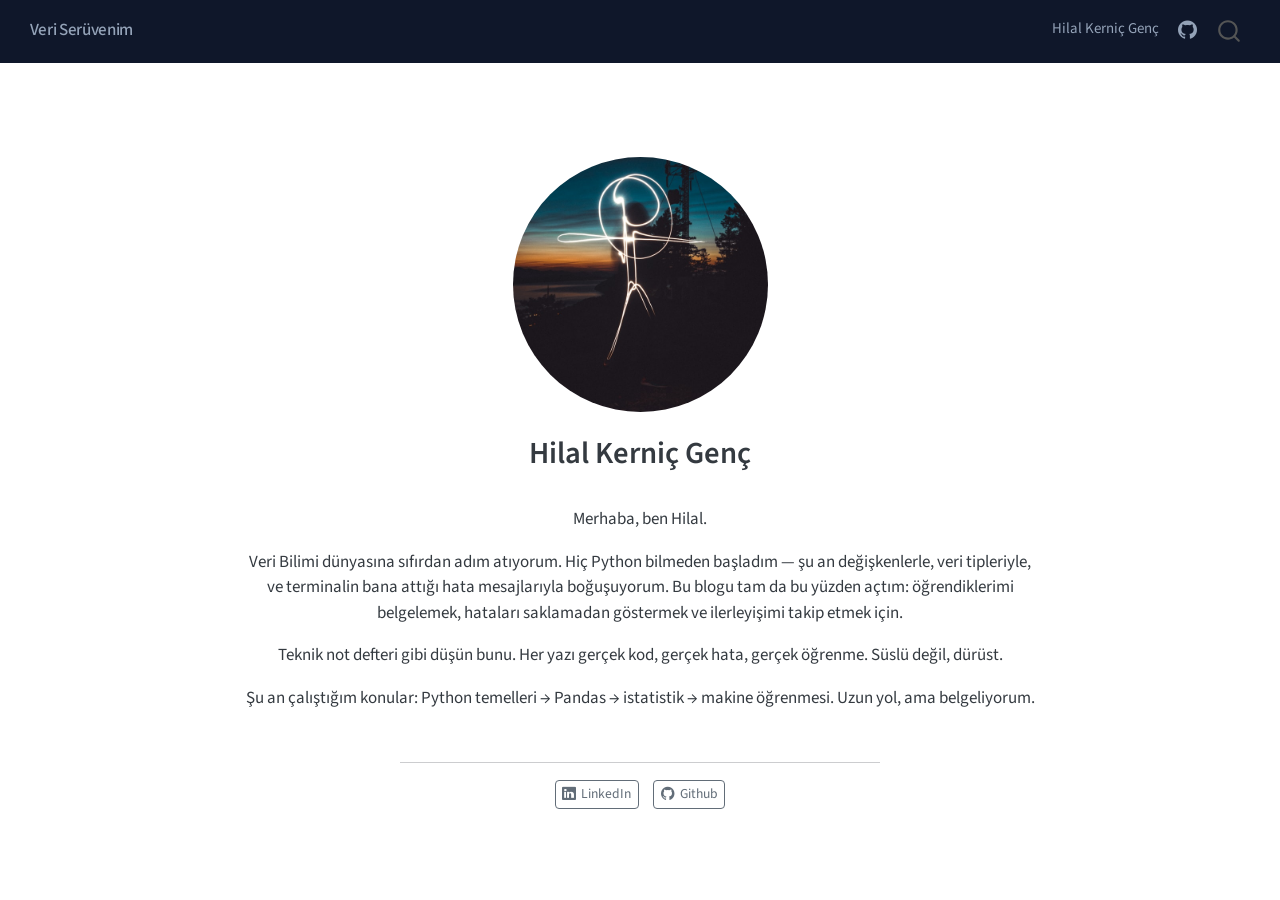
<file: about.html>
<!DOCTYPE html>
<html xmlns="http://www.w3.org/1999/xhtml" lang="en" xml:lang="en"><head>

<meta charset="utf-8">
<meta name="generator" content="quarto-1.9.37">

<meta name="viewport" content="width=device-width, initial-scale=1.0, user-scalable=yes">


<title>Hilal Kerniç Genç – Veri Serüvenim</title>
<style>
/* Default styles provided by pandoc.
** See https://pandoc.org/MANUAL.html#variables-for-html for config info.
*/
code{white-space: pre-wrap;}
span.smallcaps{font-variant: small-caps;}
div.columns{display: flex; gap: min(4vw, 1.5em);}
div.column{flex: auto; overflow-x: auto;}
div.hanging-indent{margin-left: 1.5em; text-indent: -1.5em;}
ul.task-list{list-style: none;}
ul.task-list li input[type="checkbox"] {
  width: 0.8em;
  margin: 0 0.8em 0.2em -1em; /* quarto-specific, see https://github.com/quarto-dev/quarto-cli/issues/4556 */ 
  vertical-align: middle;
}
</style>


<script src="site_libs/quarto-nav/quarto-nav.js"></script>
<script src="site_libs/quarto-nav/headroom.min.js"></script>
<script src="site_libs/clipboard/clipboard.min.js"></script>
<script src="site_libs/quarto-search/autocomplete.umd.js"></script>
<script src="site_libs/quarto-search/fuse.min.js"></script>
<script src="site_libs/quarto-search/quarto-search.js"></script>
<meta name="quarto:offset" content="./">
<script src="site_libs/quarto-html/quarto.js" type="module"></script>
<script src="site_libs/quarto-html/tabsets/tabsets.js" type="module"></script>
<script src="site_libs/quarto-html/popper.min.js"></script>
<script src="site_libs/quarto-html/tippy.umd.min.js"></script>
<link href="site_libs/quarto-html/tippy.css" rel="stylesheet">
<link href="site_libs/quarto-html/quarto-syntax-highlighting-7f8f88aac4f3542376d5c11b86a4c14d.css" rel="stylesheet" id="quarto-text-highlighting-styles">
<script src="site_libs/bootstrap/bootstrap.min.js"></script>
<link href="site_libs/bootstrap/bootstrap-icons.css" rel="stylesheet">
<link href="site_libs/bootstrap/bootstrap-a0f9fd0d421825b736dc1bbcbcba2219.min.css" rel="stylesheet" append-hash="true" id="quarto-bootstrap" data-mode="light">
<script id="quarto-search-options" type="application/json">{
  "location": "navbar",
  "copy-button": false,
  "collapse-after": 3,
  "panel-placement": "end",
  "type": "overlay",
  "limit": 50,
  "keyboard-shortcut": [
    "f",
    "/",
    "s"
  ],
  "show-item-context": false,
  "language": {
    "search-no-results-text": "No results",
    "search-matching-documents-text": "matching documents",
    "search-copy-link-title": "Copy link to search",
    "search-hide-matches-text": "Hide additional matches",
    "search-more-match-text": "more match in this document",
    "search-more-matches-text": "more matches in this document",
    "search-clear-button-title": "Clear",
    "search-text-placeholder": "",
    "search-detached-cancel-button-title": "Cancel",
    "search-submit-button-title": "Submit",
    "search-label": "Search"
  }
}</script>


<link rel="stylesheet" href="styles.css">
</head>

<body class="nav-fixed fullcontent quarto-light">

<div id="quarto-search-results"></div>
  <header id="quarto-header" class="headroom fixed-top">
    <nav class="navbar navbar-expand-lg " data-bs-theme="dark">
      <div class="navbar-container container-fluid">
      <div class="navbar-brand-container mx-auto">
    <a class="navbar-brand" href="./index.html">
    <span class="navbar-title">Veri Serüvenim</span>
    </a>
  </div>
            <div id="quarto-search" class="" title="Search"></div>
          <button class="navbar-toggler" type="button" data-bs-toggle="collapse" data-bs-target="#navbarCollapse" aria-controls="navbarCollapse" role="menu" aria-expanded="false" aria-label="Toggle navigation" onclick="if (window.quartoToggleHeadroom) { window.quartoToggleHeadroom(); }">
  <span class="navbar-toggler-icon"></span>
</button>
          <div class="collapse navbar-collapse" id="navbarCollapse">
            <ul class="navbar-nav navbar-nav-scroll ms-auto">
  <li class="nav-item">
    <a class="nav-link active" href="./about.html" aria-current="page"> 
<span class="menu-text">Hilal Kerniç Genç</span></a>
  </li>  
  <li class="nav-item compact">
    <a class="nav-link" href="https://github.com/Hilalkernicgenc"> <i class="bi bi-github" role="img">
</i> 
<span class="menu-text"></span></a>
  </li>  
</ul>
          </div> <!-- /navcollapse -->
            <div class="quarto-navbar-tools">
</div>
      </div> <!-- /container-fluid -->
    </nav>
</header>
<!-- content -->
<div id="quarto-content" class="quarto-container page-columns page-rows-contents page-layout-article page-navbar">
<!-- sidebar -->
<!-- margin-sidebar -->
    
<!-- main -->
<div class="quarto-about-jolla">
  <img src="profile.jpg" class="about-image
  round " style="height: 15em; width: 15em;">
 <header id="title-block-header" class="quarto-title-block default">
<div class="quarto-title">
<h1 class="title">Hilal Kerniç Genç</h1>
</div>
<div class="quarto-title-meta">
  </div>
</header><main class="content" id="quarto-document-content">
<p>Merhaba, ben Hilal.</p>
<p>Veri Bilimi dünyasına sıfırdan adım atıyorum. Hiç Python bilmeden başladım — şu an değişkenlerle, veri tipleriyle, ve terminalin bana attığı hata mesajlarıyla boğuşuyorum. Bu blogu tam da bu yüzden açtım: öğrendiklerimi belgelemek, hataları saklamadan göstermek ve ilerleyişimi takip etmek için.</p>
<p>Teknik not defteri gibi düşün bunu. Her yazı gerçek kod, gerçek hata, gerçek öğrenme. Süslü değil, dürüst.</p>
<p>Şu an çalıştığım konular: Python temelleri → Pandas → istatistik → makine öğrenmesi. Uzun yol, ama belgeliyorum.</p>


</main> 
  <hr class="about-sep">
   <div class="about-links">
  <a href="https://linkedin.com" class="about-link" rel="" target="">
    <i class="bi bi-linkedin"></i>
     <span class="about-link-text">LinkedIn</span>
  </a>
  <a href="https://github.com/Hilalkernicgenc" class="about-link" rel="" target="">
    <i class="bi bi-github"></i>
     <span class="about-link-text">Github</span>
  </a>
</div>
</div>
 <!-- /main -->
<script id="quarto-html-after-body" type="application/javascript">
  window.document.addEventListener("DOMContentLoaded", function (event) {
    const isCodeAnnotation = (el) => {
      for (const clz of el.classList) {
        if (clz.startsWith('code-annotation-')) {                     
          return true;
        }
      }
      return false;
    }
    const onCopySuccess = function(e) {
      // button target
      const button = e.trigger;
      // don't keep focus
      button.blur();
      // flash "checked"
      button.classList.add('code-copy-button-checked');
      var currentTitle = button.getAttribute("title");
      button.setAttribute("title", "Copied!");
      let tooltip;
      if (window.bootstrap) {
        button.setAttribute("data-bs-toggle", "tooltip");
        button.setAttribute("data-bs-placement", "left");
        button.setAttribute("data-bs-title", "Copied!");
        tooltip = new bootstrap.Tooltip(button, 
          { trigger: "manual", 
            customClass: "code-copy-button-tooltip",
            offset: [0, -8]});
        tooltip.show();    
      }
      setTimeout(function() {
        if (tooltip) {
          tooltip.hide();
          button.removeAttribute("data-bs-title");
          button.removeAttribute("data-bs-toggle");
          button.removeAttribute("data-bs-placement");
        }
        button.setAttribute("title", currentTitle);
        button.classList.remove('code-copy-button-checked');
      }, 1000);
      // clear code selection
      e.clearSelection();
    }
    const getTextToCopy = function(trigger) {
      const outerScaffold = trigger.parentElement.cloneNode(true);
      const codeEl = outerScaffold.querySelector('code');
      for (const childEl of codeEl.children) {
        if (isCodeAnnotation(childEl)) {
          childEl.remove();
        }
      }
      return codeEl.innerText;
    }
    const clipboard = new window.ClipboardJS('.code-copy-button:not([data-in-quarto-modal])', {
      text: getTextToCopy
    });
    clipboard.on('success', onCopySuccess);
    if (window.document.getElementById('quarto-embedded-source-code-modal')) {
      const clipboardModal = new window.ClipboardJS('.code-copy-button[data-in-quarto-modal]', {
        text: getTextToCopy,
        container: window.document.getElementById('quarto-embedded-source-code-modal')
      });
      clipboardModal.on('success', onCopySuccess);
    }
      var localhostRegex = new RegExp(/^(?:http|https):\/\/localhost\:?[0-9]*\//);
      var mailtoRegex = new RegExp(/^mailto:/);
        var filterRegex = new RegExp("https:\/\/Hilalkernicgenc\.github\.io");
      var isInternal = (href) => {
          return filterRegex.test(href) || localhostRegex.test(href) || mailtoRegex.test(href);
      }
      // Inspect non-navigation links and adorn them if external
     var links = window.document.querySelectorAll('a[href]:not(.nav-link):not(.navbar-brand):not(.toc-action):not(.sidebar-link):not(.sidebar-item-toggle):not(.pagination-link):not(.no-external):not([aria-hidden]):not(.dropdown-item):not(.quarto-navigation-tool):not(.about-link)');
      for (var i=0; i<links.length; i++) {
        const link = links[i];
        if (!isInternal(link.href)) {
          // undo the damage that might have been done by quarto-nav.js in the case of
          // links that we want to consider external
          if (link.dataset.originalHref !== undefined) {
            link.href = link.dataset.originalHref;
          }
        }
      }
    function tippyHover(el, contentFn, onTriggerFn, onUntriggerFn) {
      const config = {
        allowHTML: true,
        maxWidth: 500,
        delay: 100,
        arrow: false,
        appendTo: function(el) {
            return el.parentElement;
        },
        interactive: true,
        interactiveBorder: 10,
        theme: 'quarto',
        placement: 'bottom-start',
      };
      if (contentFn) {
        config.content = contentFn;
      }
      if (onTriggerFn) {
        config.onTrigger = onTriggerFn;
      }
      if (onUntriggerFn) {
        config.onUntrigger = onUntriggerFn;
      }
      window.tippy(el, config); 
    }
    const noterefs = window.document.querySelectorAll('a[role="doc-noteref"]');
    for (var i=0; i<noterefs.length; i++) {
      const ref = noterefs[i];
      tippyHover(ref, function() {
        // use id or data attribute instead here
        let href = ref.getAttribute('data-footnote-href') || ref.getAttribute('href');
        try { href = new URL(href).hash; } catch {}
        const id = href.replace(/^#\/?/, "");
        const note = window.document.getElementById(id);
        if (note) {
          return note.innerHTML;
        } else {
          return "";
        }
      });
    }
    const xrefs = window.document.querySelectorAll('a.quarto-xref');
    const processXRef = (id, note) => {
      // Strip column container classes
      const stripColumnClz = (el) => {
        el.classList.remove("page-full", "page-columns");
        if (el.children) {
          for (const child of el.children) {
            stripColumnClz(child);
          }
        }
      }
      stripColumnClz(note)
      if (id === null || id.startsWith('sec-')) {
        // Special case sections, only their first couple elements
        const container = document.createElement("div");
        if (note.children && note.children.length > 2) {
          container.appendChild(note.children[0].cloneNode(true));
          for (let i = 1; i < note.children.length; i++) {
            const child = note.children[i];
            if (child.tagName === "P" && child.innerText === "") {
              continue;
            } else {
              container.appendChild(child.cloneNode(true));
              break;
            }
          }
          if (window.Quarto?.typesetMath) {
            window.Quarto.typesetMath(container);
          }
          return container.innerHTML
        } else {
          if (window.Quarto?.typesetMath) {
            window.Quarto.typesetMath(note);
          }
          return note.innerHTML;
        }
      } else {
        // Remove any anchor links if they are present
        const anchorLink = note.querySelector('a.anchorjs-link');
        if (anchorLink) {
          anchorLink.remove();
        }
        if (window.Quarto?.typesetMath) {
          window.Quarto.typesetMath(note);
        }
        if (note.classList.contains("callout")) {
          return note.outerHTML;
        } else {
          return note.innerHTML;
        }
      }
    }
    for (var i=0; i<xrefs.length; i++) {
      const xref = xrefs[i];
      tippyHover(xref, undefined, function(instance) {
        instance.disable();
        let url = xref.getAttribute('href');
        let hash = undefined; 
        if (url.startsWith('#')) {
          hash = url;
        } else {
          try { hash = new URL(url).hash; } catch {}
        }
        if (hash) {
          const id = hash.replace(/^#\/?/, "");
          const note = window.document.getElementById(id);
          if (note !== null) {
            try {
              const html = processXRef(id, note.cloneNode(true));
              instance.setContent(html);
            } finally {
              instance.enable();
              instance.show();
            }
          } else {
            // See if we can fetch this
            fetch(url.split('#')[0])
            .then(res => res.text())
            .then(html => {
              const parser = new DOMParser();
              const htmlDoc = parser.parseFromString(html, "text/html");
              const note = htmlDoc.getElementById(id);
              if (note !== null) {
                const html = processXRef(id, note);
                instance.setContent(html);
              } 
            }).finally(() => {
              instance.enable();
              instance.show();
            });
          }
        } else {
          // See if we can fetch a full url (with no hash to target)
          // This is a special case and we should probably do some content thinning / targeting
          fetch(url)
          .then(res => res.text())
          .then(html => {
            const parser = new DOMParser();
            const htmlDoc = parser.parseFromString(html, "text/html");
            const note = htmlDoc.querySelector('main.content');
            if (note !== null) {
              // This should only happen for chapter cross references
              // (since there is no id in the URL)
              // remove the first header
              if (note.children.length > 0 && note.children[0].tagName === "HEADER") {
                note.children[0].remove();
              }
              const html = processXRef(null, note);
              instance.setContent(html);
            } 
          }).finally(() => {
            instance.enable();
            instance.show();
          });
        }
      }, function(instance) {
      });
    }
        let selectedAnnoteEl;
        const selectorForAnnotation = ( cell, annotation) => {
          let cellAttr = 'data-code-cell="' + cell + '"';
          let lineAttr = 'data-code-annotation="' +  annotation + '"';
          const selector = 'span[' + cellAttr + '][' + lineAttr + ']';
          return selector;
        }
        const selectCodeLines = (annoteEl) => {
          const doc = window.document;
          const targetCell = annoteEl.getAttribute("data-target-cell");
          const targetAnnotation = annoteEl.getAttribute("data-target-annotation");
          const annoteSpan = window.document.querySelector(selectorForAnnotation(targetCell, targetAnnotation));
          const lines = annoteSpan.getAttribute("data-code-lines").split(",");
          const lineIds = lines.map((line) => {
            return targetCell + "-" + line;
          })
          let top = null;
          let height = null;
          let parent = null;
          if (lineIds.length > 0) {
              //compute the position of the single el (top and bottom and make a div)
              const el = window.document.getElementById(lineIds[0]);
              top = el.offsetTop;
              height = el.offsetHeight;
              parent = el.parentElement.parentElement;
            if (lineIds.length > 1) {
              const lastEl = window.document.getElementById(lineIds[lineIds.length - 1]);
              const bottom = lastEl.offsetTop + lastEl.offsetHeight;
              height = bottom - top;
            }
            if (top !== null && height !== null && parent !== null) {
              // cook up a div (if necessary) and position it 
              let div = window.document.getElementById("code-annotation-line-highlight");
              if (div === null) {
                div = window.document.createElement("div");
                div.setAttribute("id", "code-annotation-line-highlight");
                div.style.position = 'absolute';
                parent.appendChild(div);
              }
              div.style.top = top - 2 + "px";
              div.style.height = height + 4 + "px";
              div.style.left = 0;
              let gutterDiv = window.document.getElementById("code-annotation-line-highlight-gutter");
              if (gutterDiv === null) {
                gutterDiv = window.document.createElement("div");
                gutterDiv.setAttribute("id", "code-annotation-line-highlight-gutter");
                gutterDiv.style.position = 'absolute';
                const codeCell = window.document.getElementById(targetCell);
                const gutter = codeCell.querySelector('.code-annotation-gutter');
                gutter.appendChild(gutterDiv);
              }
              gutterDiv.style.top = top - 2 + "px";
              gutterDiv.style.height = height + 4 + "px";
            }
            selectedAnnoteEl = annoteEl;
          }
        };
        const unselectCodeLines = () => {
          const elementsIds = ["code-annotation-line-highlight", "code-annotation-line-highlight-gutter"];
          elementsIds.forEach((elId) => {
            const div = window.document.getElementById(elId);
            if (div) {
              div.remove();
            }
          });
          selectedAnnoteEl = undefined;
        };
          // Handle positioning of the toggle
      window.addEventListener(
        "resize",
        throttle(() => {
          elRect = undefined;
          if (selectedAnnoteEl) {
            selectCodeLines(selectedAnnoteEl);
          }
        }, 10)
      );
      function throttle(fn, ms) {
      let throttle = false;
      let timer;
        return (...args) => {
          if(!throttle) { // first call gets through
              fn.apply(this, args);
              throttle = true;
          } else { // all the others get throttled
              if(timer) clearTimeout(timer); // cancel #2
              timer = setTimeout(() => {
                fn.apply(this, args);
                timer = throttle = false;
              }, ms);
          }
        };
      }
        // Attach click handler to the DT
        const annoteDls = window.document.querySelectorAll('dt[data-target-cell]');
        for (const annoteDlNode of annoteDls) {
          annoteDlNode.addEventListener('click', (event) => {
            const clickedEl = event.target;
            if (clickedEl !== selectedAnnoteEl) {
              unselectCodeLines();
              const activeEl = window.document.querySelector('dt[data-target-cell].code-annotation-active');
              if (activeEl) {
                activeEl.classList.remove('code-annotation-active');
              }
              selectCodeLines(clickedEl);
              clickedEl.classList.add('code-annotation-active');
            } else {
              // Unselect the line
              unselectCodeLines();
              clickedEl.classList.remove('code-annotation-active');
            }
          });
        }
    const findCites = (el) => {
      const parentEl = el.parentElement;
      if (parentEl) {
        const cites = parentEl.dataset.cites;
        if (cites) {
          return {
            el,
            cites: cites.split(' ')
          };
        } else {
          return findCites(el.parentElement)
        }
      } else {
        return undefined;
      }
    };
    var bibliorefs = window.document.querySelectorAll('a[role="doc-biblioref"]');
    for (var i=0; i<bibliorefs.length; i++) {
      const ref = bibliorefs[i];
      const citeInfo = findCites(ref);
      if (citeInfo) {
        tippyHover(citeInfo.el, function() {
          var popup = window.document.createElement('div');
          citeInfo.cites.forEach(function(cite) {
            var citeDiv = window.document.createElement('div');
            citeDiv.classList.add('hanging-indent');
            citeDiv.classList.add('csl-entry');
            var biblioDiv = window.document.getElementById('ref-' + cite);
            if (biblioDiv) {
              citeDiv.innerHTML = biblioDiv.innerHTML;
            }
            popup.appendChild(citeDiv);
          });
          return popup.innerHTML;
        });
      }
    }
  });
  </script>
</div> <!-- /content -->




</body></html>
</file>
<file: site_libs/quarto-html/tippy.css>
.tippy-box[data-animation=fade][data-state=hidden]{opacity:0}[data-tippy-root]{max-width:calc(100vw - 10px)}.tippy-box{position:relative;background-color:#333;color:#fff;border-radius:4px;font-size:14px;line-height:1.4;white-space:normal;outline:0;transition-property:transform,visibility,opacity}.tippy-box[data-placement^=top]>.tippy-arrow{bottom:0}.tippy-box[data-placement^=top]>.tippy-arrow:before{bottom:-7px;left:0;border-width:8px 8px 0;border-top-color:initial;transform-origin:center top}.tippy-box[data-placement^=bottom]>.tippy-arrow{top:0}.tippy-box[data-placement^=bottom]>.tippy-arrow:before{top:-7px;left:0;border-width:0 8px 8px;border-bottom-color:initial;transform-origin:center bottom}.tippy-box[data-placement^=left]>.tippy-arrow{right:0}.tippy-box[data-placement^=left]>.tippy-arrow:before{border-width:8px 0 8px 8px;border-left-color:initial;right:-7px;transform-origin:center left}.tippy-box[data-placement^=right]>.tippy-arrow{left:0}.tippy-box[data-placement^=right]>.tippy-arrow:before{left:-7px;border-width:8px 8px 8px 0;border-right-color:initial;transform-origin:center right}.tippy-box[data-inertia][data-state=visible]{transition-timing-function:cubic-bezier(.54,1.5,.38,1.11)}.tippy-arrow{width:16px;height:16px;color:#333}.tippy-arrow:before{content:"";position:absolute;border-color:transparent;border-style:solid}.tippy-content{position:relative;padding:5px 9px;z-index:1}
</file>
<file: site_libs/quarto-html/quarto-syntax-highlighting-7f8f88aac4f3542376d5c11b86a4c14d.css>
/* quarto syntax highlight colors */
:root {
  --quarto-hl-ot-color: #003B4F;
  --quarto-hl-at-color: #657422;
  --quarto-hl-ss-color: #20794D;
  --quarto-hl-an-color: #5E5E5E;
  --quarto-hl-fu-color: #4758AB;
  --quarto-hl-st-color: #20794D;
  --quarto-hl-cf-color: #003B4F;
  --quarto-hl-op-color: #5E5E5E;
  --quarto-hl-er-color: #AD0000;
  --quarto-hl-bn-color: #AD0000;
  --quarto-hl-al-color: #AD0000;
  --quarto-hl-va-color: #111111;
  --quarto-hl-bu-color: inherit;
  --quarto-hl-ex-color: inherit;
  --quarto-hl-pp-color: #AD0000;
  --quarto-hl-in-color: #5E5E5E;
  --quarto-hl-vs-color: #20794D;
  --quarto-hl-wa-color: #5E5E5E;
  --quarto-hl-do-color: #5E5E5E;
  --quarto-hl-im-color: #00769E;
  --quarto-hl-ch-color: #20794D;
  --quarto-hl-dt-color: #AD0000;
  --quarto-hl-fl-color: #AD0000;
  --quarto-hl-co-color: #5E5E5E;
  --quarto-hl-cv-color: #5E5E5E;
  --quarto-hl-cn-color: #8f5902;
  --quarto-hl-sc-color: #5E5E5E;
  --quarto-hl-dv-color: #AD0000;
  --quarto-hl-kw-color: #003B4F;
}

/* other quarto variables */
:root {
  --quarto-font-monospace: SFMono-Regular, Menlo, Monaco, Consolas, "Liberation Mono", "Courier New", monospace;
}

/* syntax highlight based on Pandoc's rules */
pre > code.sourceCode > span {
  color: #003B4F;
}

code.sourceCode > span {
  color: #003B4F;
}

div.sourceCode,
div.sourceCode pre.sourceCode {
  color: #003B4F;
}

/* Normal */
code span {
  color: #003B4F;
}

/* Alert */
code span.al {
  color: #AD0000;
  font-style: inherit;
}

/* Annotation */
code span.an {
  color: #5E5E5E;
  font-style: inherit;
}

/* Attribute */
code span.at {
  color: #657422;
  font-style: inherit;
}

/* BaseN */
code span.bn {
  color: #AD0000;
  font-style: inherit;
}

/* BuiltIn */
code span.bu {
  font-style: inherit;
}

/* ControlFlow */
code span.cf {
  color: #003B4F;
  font-weight: bold;
  font-style: inherit;
}

/* Char */
code span.ch {
  color: #20794D;
  font-style: inherit;
}

/* Constant */
code span.cn {
  color: #8f5902;
  font-style: inherit;
}

/* Comment */
code span.co {
  color: #5E5E5E;
  font-style: inherit;
}

/* CommentVar */
code span.cv {
  color: #5E5E5E;
  font-style: italic;
}

/* Documentation */
code span.do {
  color: #5E5E5E;
  font-style: italic;
}

/* DataType */
code span.dt {
  color: #AD0000;
  font-style: inherit;
}

/* DecVal */
code span.dv {
  color: #AD0000;
  font-style: inherit;
}

/* Error */
code span.er {
  color: #AD0000;
  font-style: inherit;
}

/* Extension */
code span.ex {
  font-style: inherit;
}

/* Float */
code span.fl {
  color: #AD0000;
  font-style: inherit;
}

/* Function */
code span.fu {
  color: #4758AB;
  font-style: inherit;
}

/* Import */
code span.im {
  color: #00769E;
  font-style: inherit;
}

/* Information */
code span.in {
  color: #5E5E5E;
  font-style: inherit;
}

/* Keyword */
code span.kw {
  color: #003B4F;
  font-weight: bold;
  font-style: inherit;
}

/* Operator */
code span.op {
  color: #5E5E5E;
  font-style: inherit;
}

/* Other */
code span.ot {
  color: #003B4F;
  font-style: inherit;
}

/* Preprocessor */
code span.pp {
  color: #AD0000;
  font-style: inherit;
}

/* SpecialChar */
code span.sc {
  color: #5E5E5E;
  font-style: inherit;
}

/* SpecialString */
code span.ss {
  color: #20794D;
  font-style: inherit;
}

/* String */
code span.st {
  color: #20794D;
  font-style: inherit;
}

/* Variable */
code span.va {
  color: #111111;
  font-style: inherit;
}

/* VerbatimString */
code span.vs {
  color: #20794D;
  font-style: inherit;
}

/* Warning */
code span.wa {
  color: #5E5E5E;
  font-style: italic;
}

.prevent-inlining {
  content: "</";
}

/*# sourceMappingURL=789ad8cd35626ba772517505b42a116e.css.map */
</file>
<file: styles.css>
/* css styles */
.navbar {
  background-color: #0f172a !important;
  border-bottom: 1px solid #0f172a;
}

.navbar-brand {
  font-weight: 500 !important;
  color: #ffffff !important;
  letter-spacing: -0.02em !important;
  font-size: 1rem !important;
}

.navbar a {
  color: #94a3b8 !important;
  font-size: 0.88em;
}

.navbar a:hover {
  color: #ffffff !important;
}
#title-block-header h1 {
  font-size: 1.8rem !important;
}
</file>
